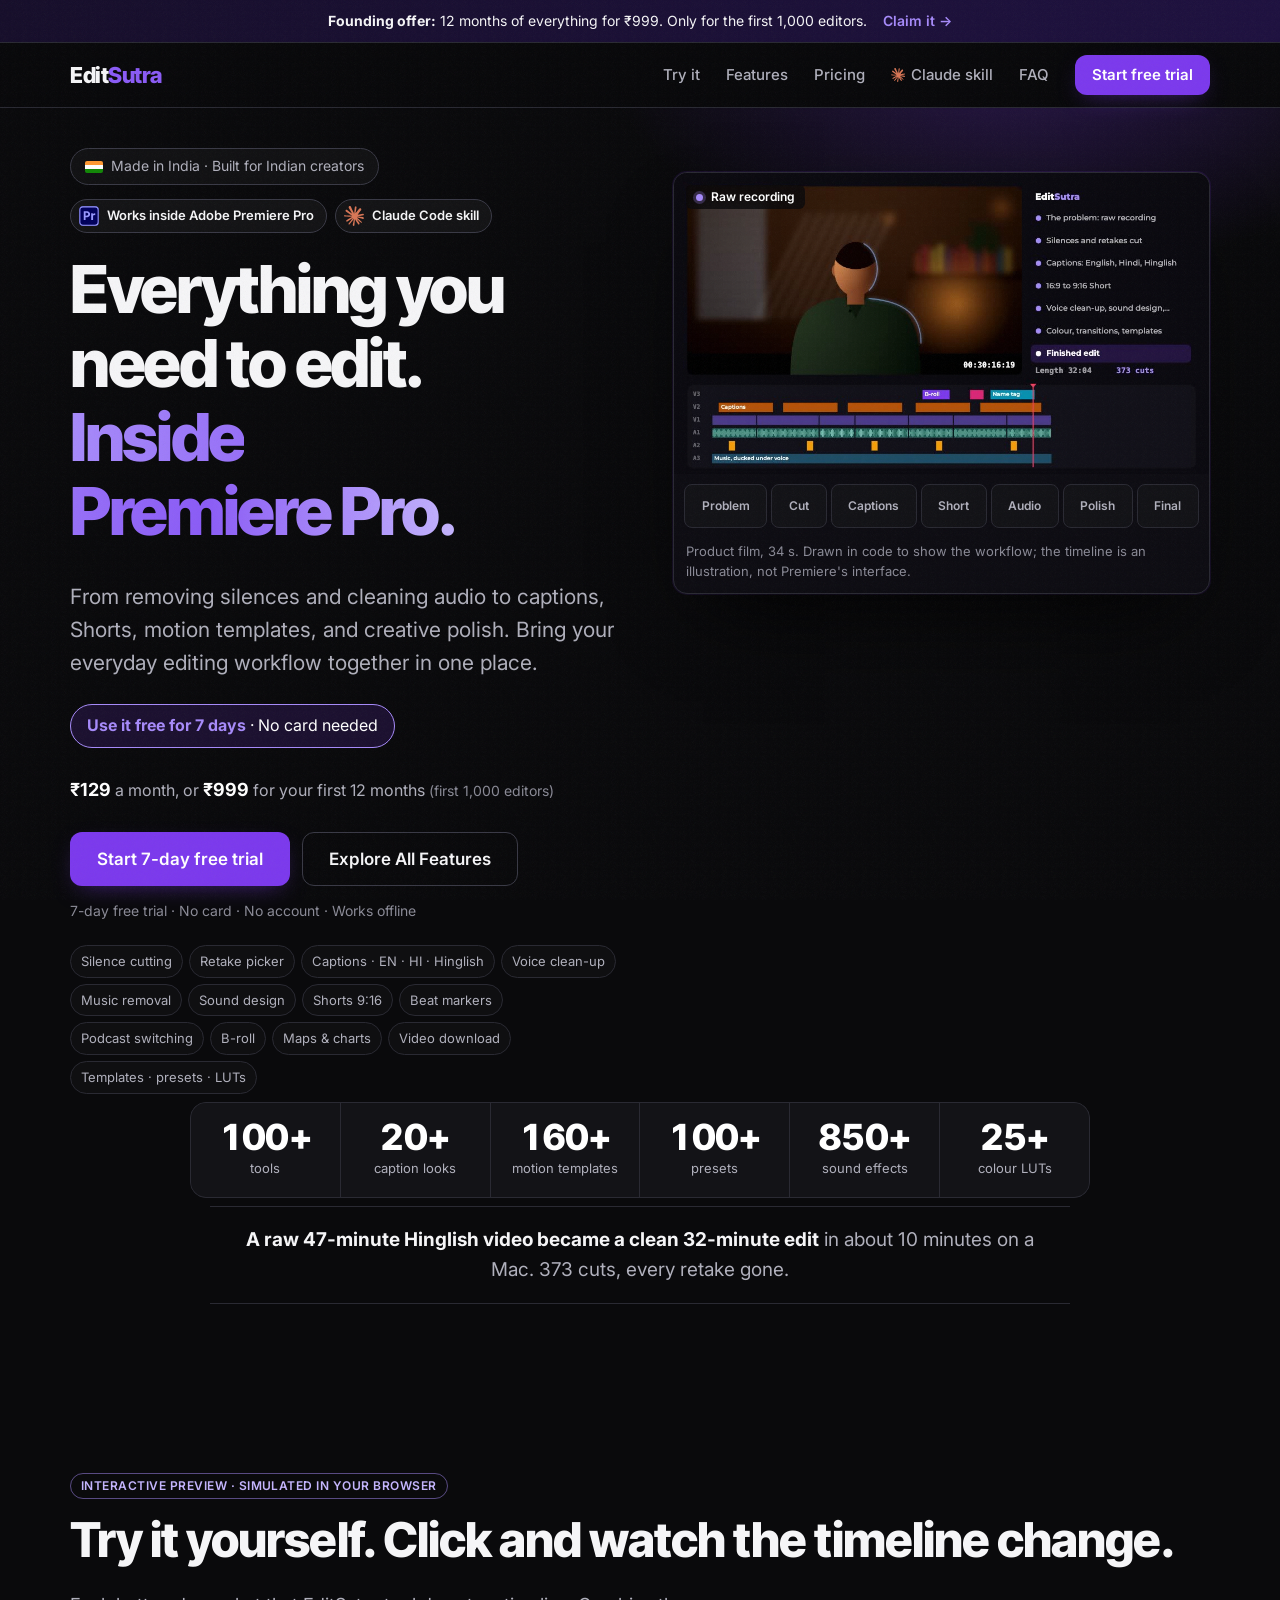
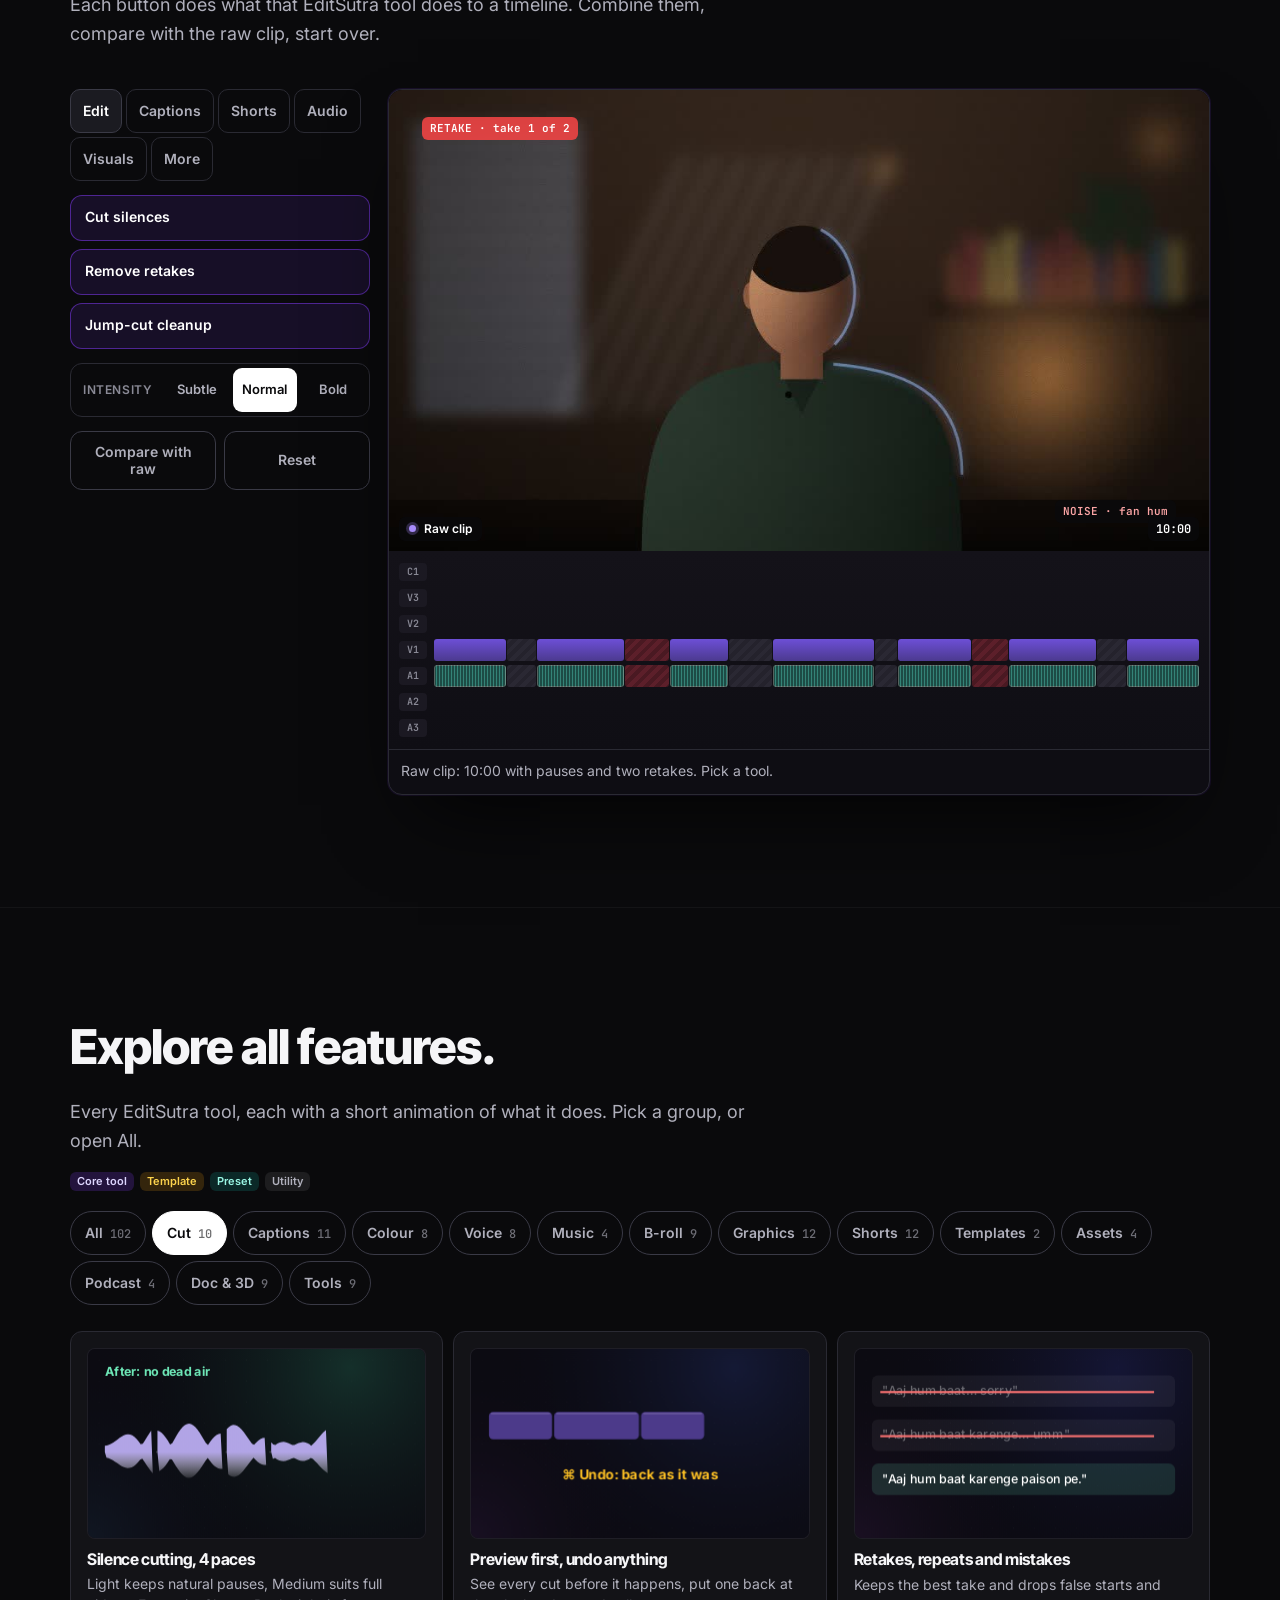
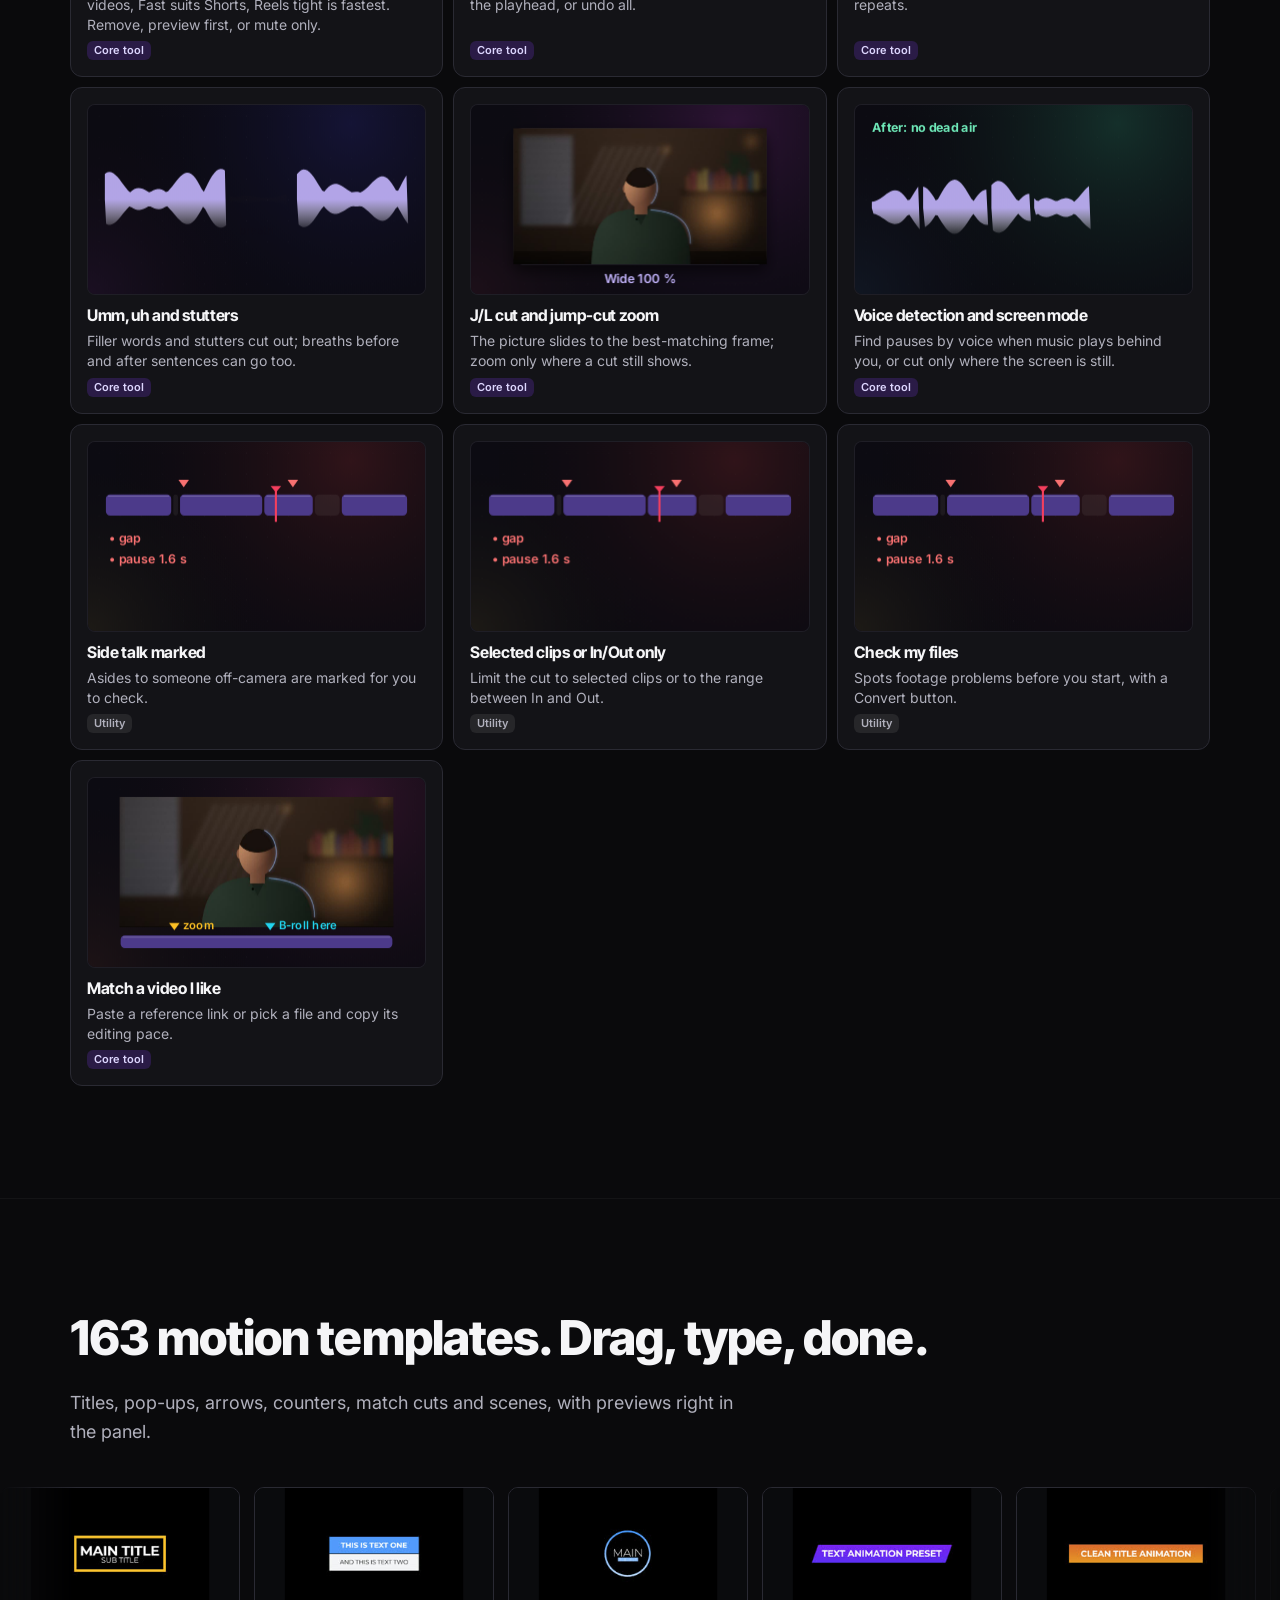
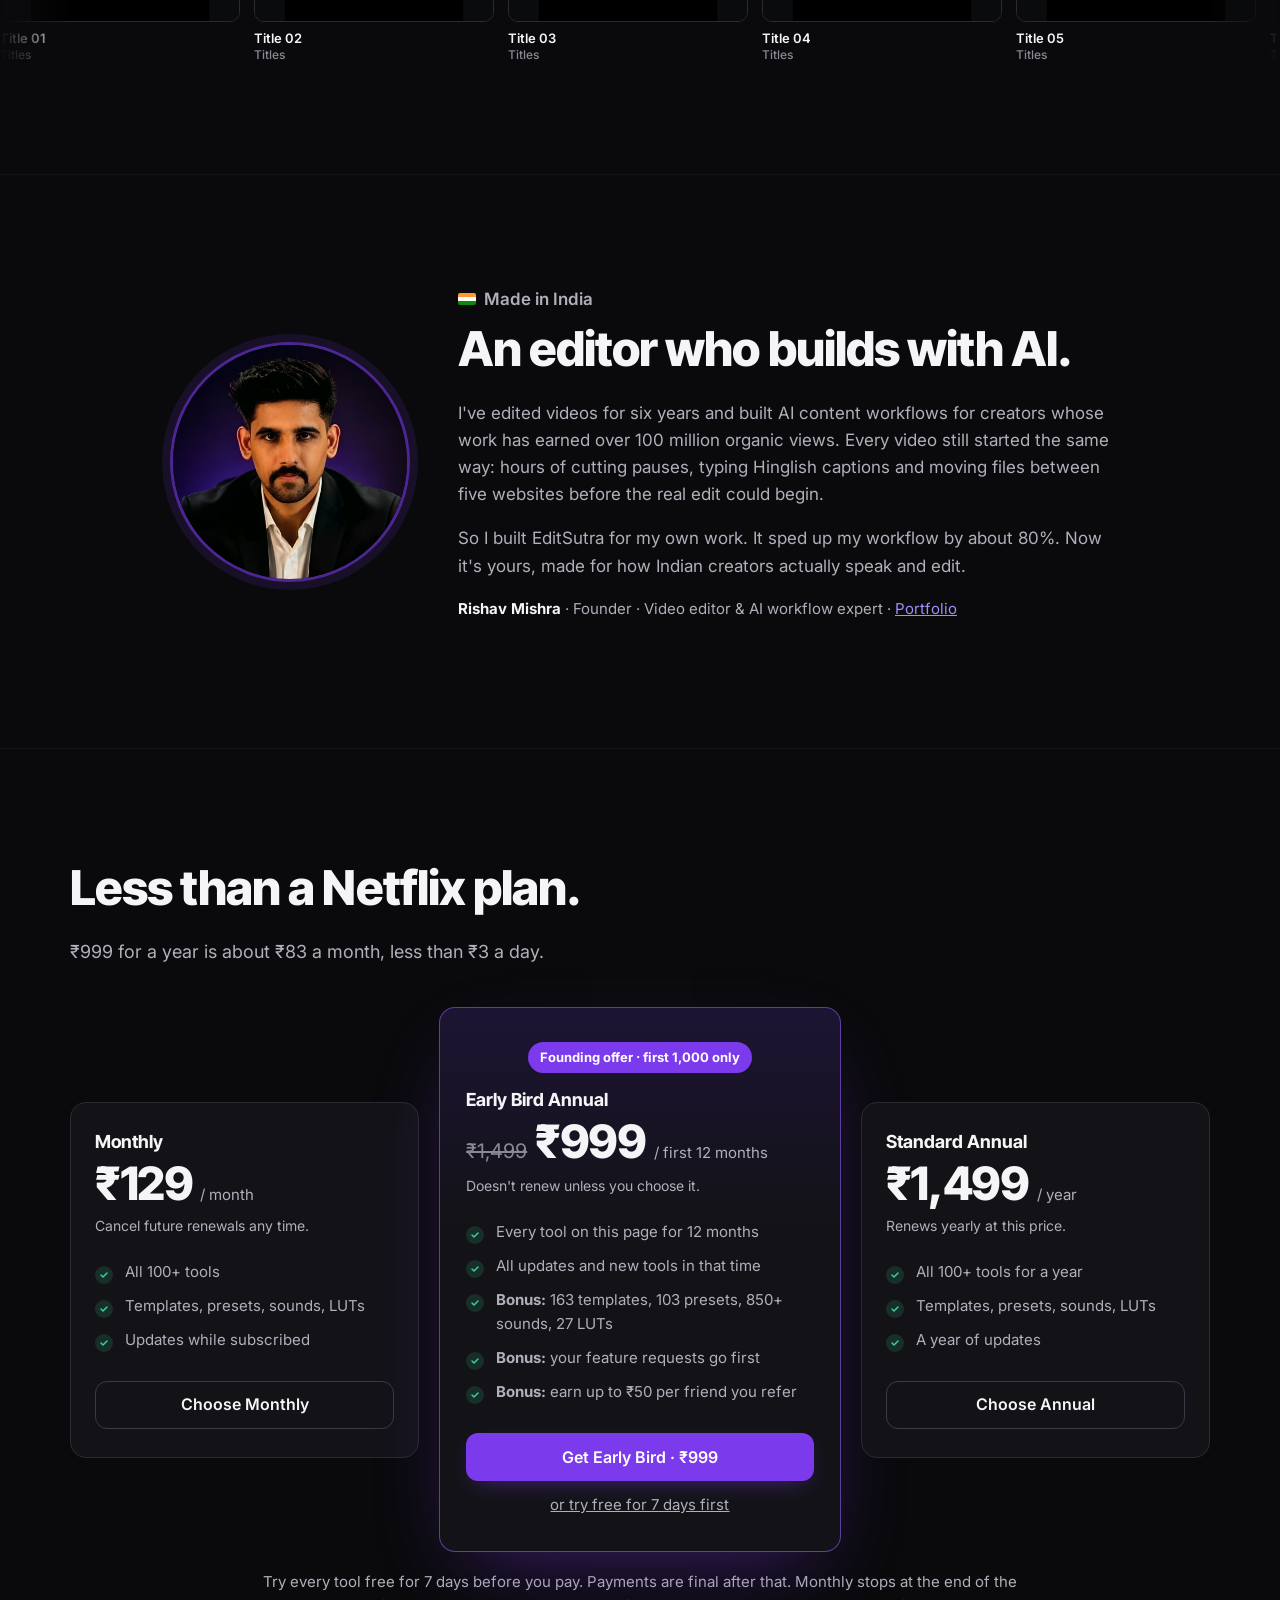
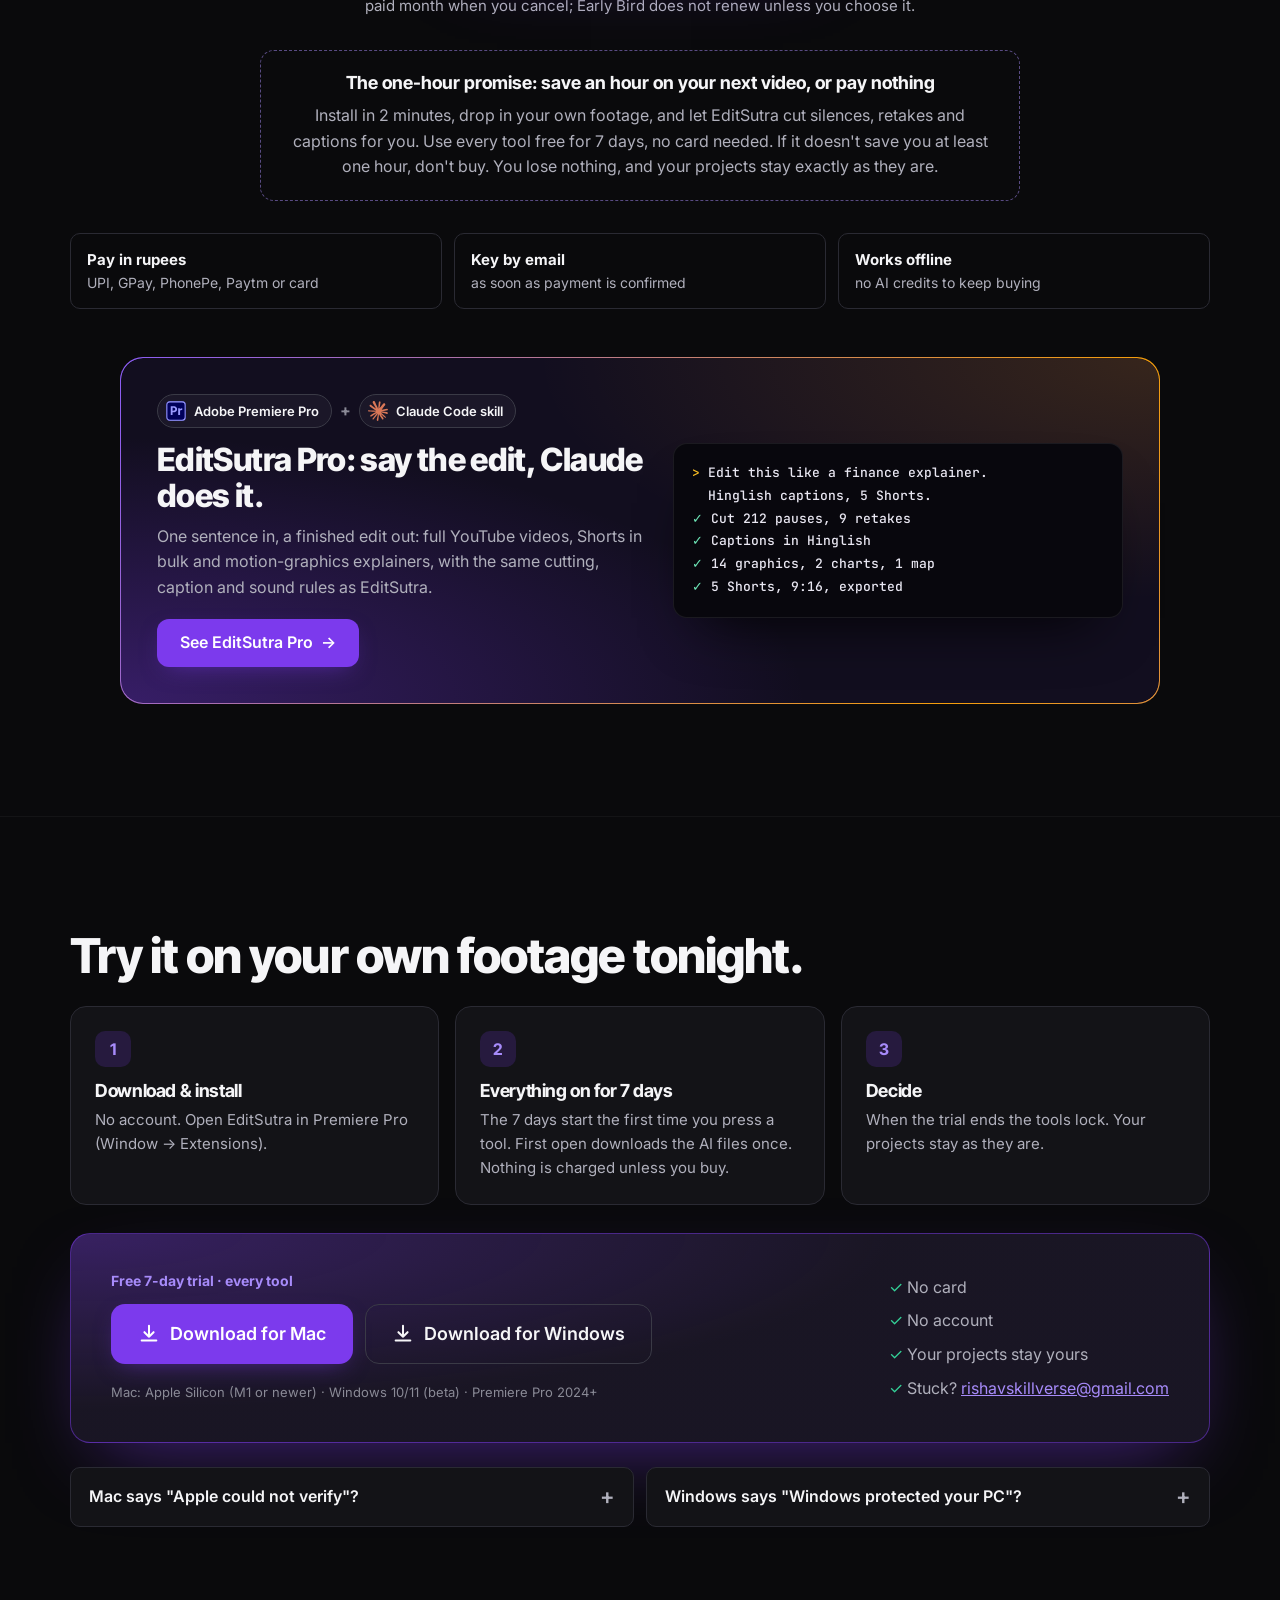
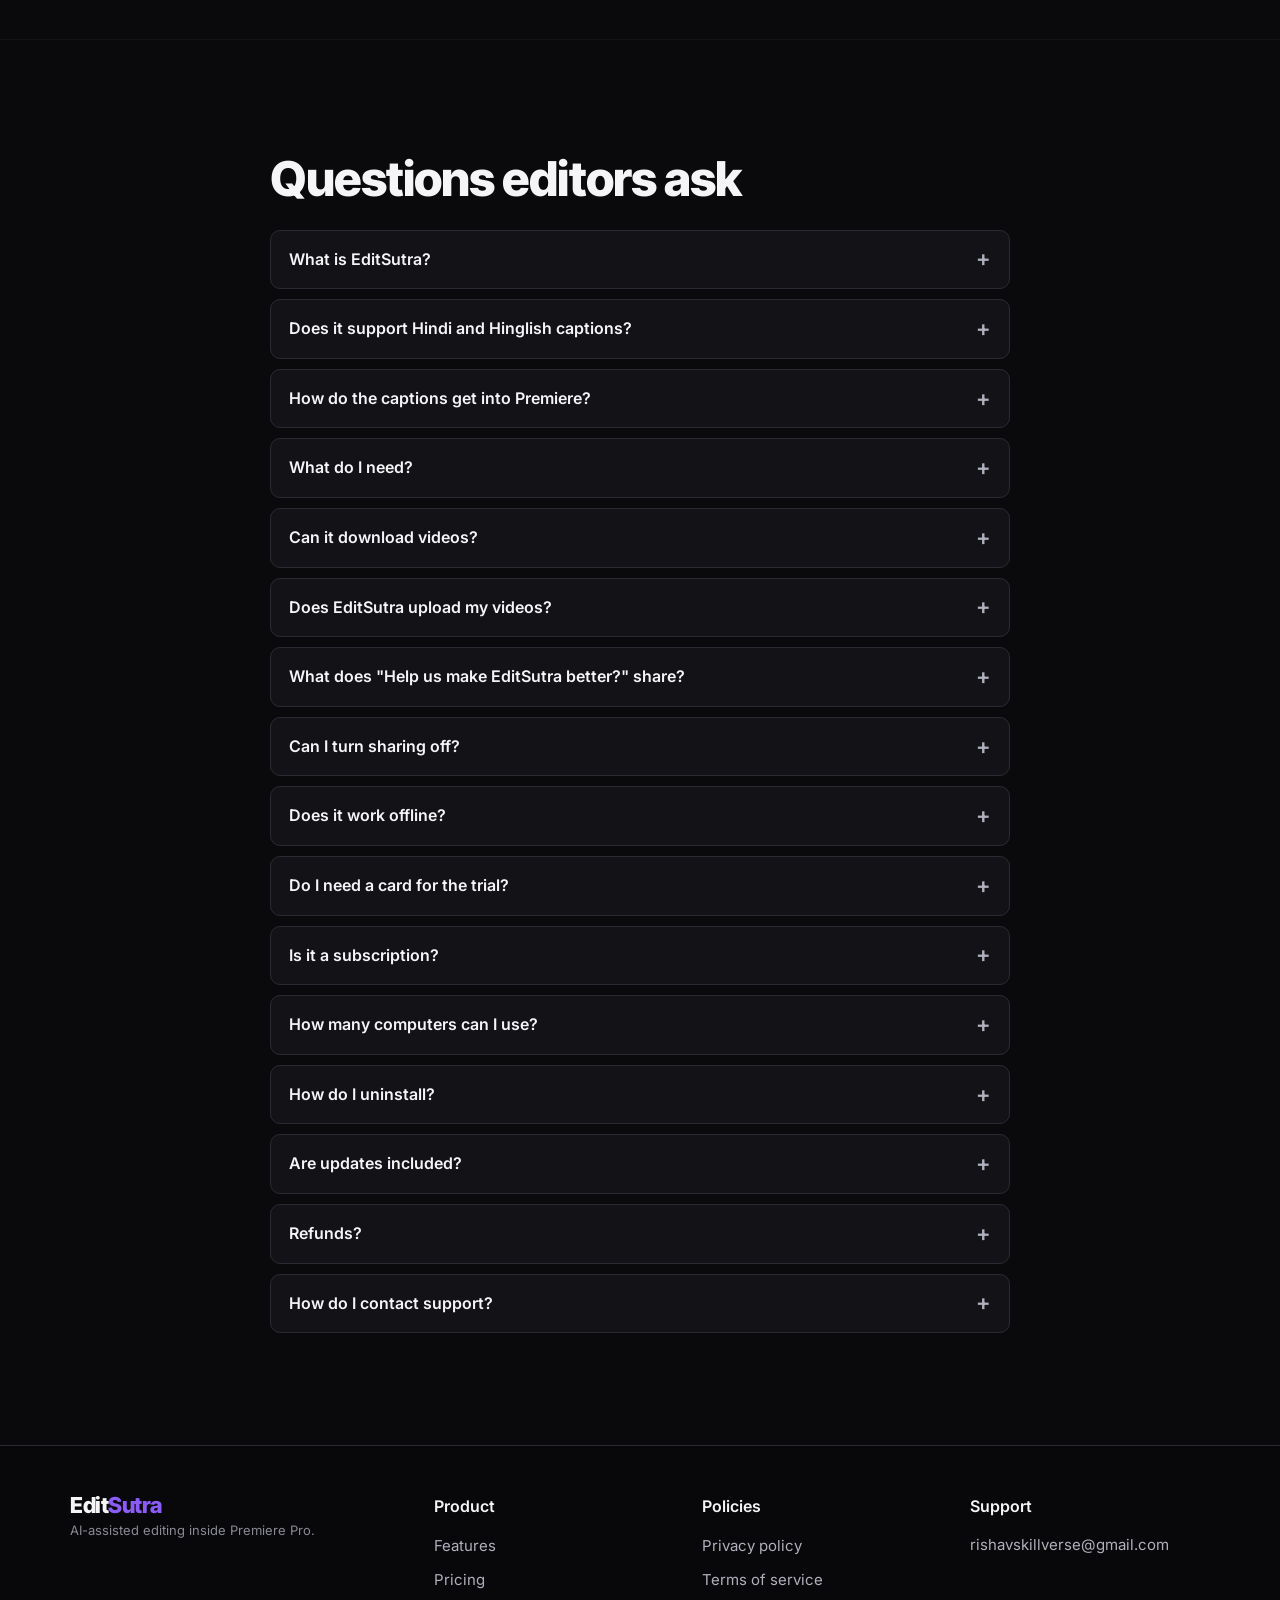
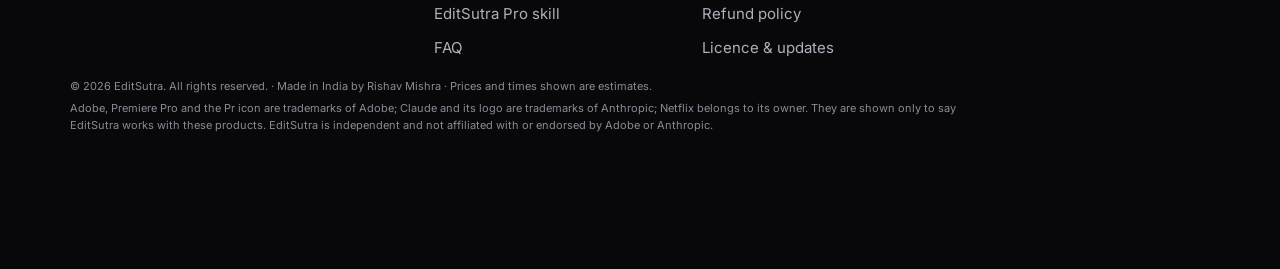
<file: index.html>
<!doctype html>
<html lang="en">
<head>
<script>if(location.hostname==="rishavm713-create.github.io")location.replace("https://editsutra.github.io/"+location.pathname.replace(/^\/editsutra\/?/,"")+location.search+location.hash)</script>
<meta charset="utf-8">
<meta name="viewport" content="width=device-width, initial-scale=1">
<meta name="google-site-verification" content="pO_dcxt6BaYWh0PldOQx-DHnDTkQOIDpEByTKgugKYw">
<title>EditSutra: AI Video Editing Plugin for Premiere Pro, Silence Remover and Hinglish Captions</title>
<meta name="description" content="AI video editing plugin for Adobe Premiere Pro, made in India. Auto silence remover and retake cutter, auto captions in Hindi, Hinglish and English, voice clean-up, Shorts, 160+ templates. Works offline. Free for 7 days.">
<link rel="canonical" href="https://editsutra.github.io/" id="canonical">
<meta property="og:type" content="website">
<meta property="og:site_name" content="EditSutra">
<meta property="og:url" content="https://editsutra.github.io/">
<meta property="og:locale" content="en_IN">
<meta property="og:title" content="EditSutra: Raw footage in. Finished video out.">
<meta property="og:description" content="100+ AI editing tools inside Premiere Pro for Hindi, Hinglish and English creators. 7-day free trial. Founding offer: ₹999 for your first 12 months.">
<meta property="og:image" content="https://editsutra.github.io/assets/og.png">
<meta property="og:image:alt" content="EditSutra panel inside Adobe Premiere Pro">
<meta name="twitter:card" content="summary_large_image">
<meta name="twitter:title" content="EditSutra: Raw footage in. Finished video out.">
<meta name="twitter:description" content="AI editing plugin for Premiere Pro: silence remover, retake cutter, Hindi and Hinglish auto captions. 7-day free trial.">
<meta name="twitter:image" content="https://editsutra.github.io/assets/og.png">
<meta name="theme-color" content="#0a0a0c">
<link rel="icon" href="favicon.svg?v=52" type="image/svg+xml">
<link rel="preconnect" href="https://fonts.googleapis.com">
<link rel="preconnect" href="https://fonts.gstatic.com" crossorigin>
<link href="https://fonts.googleapis.com/css2?family=Inter+Tight:wght@600;700;800&family=Inter:wght@400;500;600&family=JetBrains+Mono:wght@500;600&display=swap" rel="stylesheet">
<link rel="stylesheet" href="styles.css?v=55">
<script type="application/ld+json">{"@context":"https://schema.org","@type":"SoftwareApplication","name":"EditSutra","applicationCategory":"MultimediaApplication","applicationSubCategory":"Adobe Premiere Pro plugin","operatingSystem":"macOS, Windows","softwareRequirements":"Adobe Premiere Pro","inLanguage":["en","hi"],"description":"Editing panel for Adobe Premiere Pro: silence and retake cutting, Hindi, Hinglish and English captions, voice clean-up, music removal, sound design, Shorts, graphics, maps, templates, presets and LUTs. Works offline.","offers":[{"@type":"Offer","price":"999","priceCurrency":"INR","name":"Early Bird Annual (first 12 months)","url":"https://editsutra.github.io/#pricing"},{"@type":"Offer","price":"129","priceCurrency":"INR","name":"Monthly","url":"https://editsutra.github.io/#pricing"},{"@type":"Offer","price":"1499","priceCurrency":"INR","name":"Standard Annual","url":"https://editsutra.github.io/#pricing"}],"url":"https://editsutra.github.io/"}</script>
</head>
<body>
<a class="skip" href="#main">Skip to content</a>

<div class="announce" id="announce">
  <div class="wrap announce-in">
    <span><b>Founding offer:</b> 12 months of everything for ₹999. Only for the first 1,000 editors.</span>
    <a href="#pricing" data-track="announce_cta">Claim it <span aria-hidden="true">→</span></a>
  </div>
</div>

<header class="nav" id="nav">
  <div class="wrap nav-in">
    <a class="logo" href="#top" aria-label="EditSutra, back to top">Edit<span>Sutra</span></a>
    <button class="menu-btn" id="menu-btn" aria-expanded="false" aria-controls="menu" aria-label="Open menu"><span></span><span></span></button>
    <nav id="menu" aria-label="Main">
      <a href="#try">Try it</a>
      <a href="#features">Features</a>
      <a href="#pricing">Pricing</a>
      <a class="nav-cl" href="pro.html"><svg class="cl-mark" width="14" height="14" viewBox="0 0 24 24" aria-hidden="true"><path d="m4.7144 15.9555 4.7174-2.6471.079-.2307-.079-.1275h-.2307l-.7893-.0486-2.6956-.0729-2.3375-.0971-2.2646-.1214-.5707-.1215-.5343-.7042.0546-.3522.4797-.3218.686.0608 1.5179.1032 2.2767.1578 1.6514.0972 2.4468.255h.3886l.0546-.1579-.1336-.0971-.1032-.0972L6.973 9.8356l-2.55-1.6879-1.3356-.9714-.7225-.4918-.3643-.4614-.1578-1.0078.6557-.7225.8803.0607.2246.0607.8925.686 1.9064 1.4754 2.4893 1.8336.3643.3035.1457-.1032.0182-.0728-.164-.2733-1.3539-2.4467-1.445-2.4893-.6435-1.032-.17-.6194c-.0607-.255-.1032-.4674-.1032-.7285L6.287.1335 6.6997 0l.9957.1336.419.3642.6192 1.4147 1.0018 2.2282 1.5543 3.0296.4553.8985.2429.8318.091.255h.1579v-.1457l.1275-1.706.2368-2.0947.2307-2.6957.0789-.7589.3764-.9107.7468-.4918.5828.2793.4797.686-.0668.4433-.2853 1.8517-.5586 2.9021-.3643 1.9429h.2125l.2429-.2429.9835-1.3053 1.6514-2.0643.7286-.8196.85-.9046.5464-.4311h1.0321l.759 1.1293-.34 1.1657-1.0625 1.3478-.8804 1.1414-1.2628 1.7-.7893 1.36.0729.1093.1882-.0183 2.8535-.607 1.5421-.2794 1.8396-.3157.8318.3886.091.3946-.3278.8075-1.967.4857-2.3072.4614-3.4364.8136-.0425.0304.0486.0607 1.5482.1457.6618.0364h1.621l3.0175.2247.7892.522.4736.6376-.079.4857-1.2142.6193-1.6393-.3886-3.825-.9107-1.3113-.3279h-.1822v.1093l1.0929 1.0686 2.0035 1.8092 2.5075 2.3314.1275.5768-.3218.4554-.34-.0486-2.2039-1.6575-.85-.7468-1.9246-1.621h-.1275v.17l.4432.6496 2.3436 3.5214.1214 1.0807-.17.3521-.6071.2125-.6679-.1214-1.3721-1.9246L14.38 17.959l-1.1414-1.9428-.1397.079-.674 7.2552-.3156.3703-.7286.2793-.6071-.4614-.3218-.7468.3218-1.4753.3886-1.9246.3157-1.53.2853-1.9004.17-.6314-.0121-.0425-.1397.0182-1.4328 1.9672-2.1796 2.9446-1.7243 1.8456-.4128.164-.7164-.3704.0667-.6618.4008-.5889 2.386-3.0357 1.4389-1.882.929-1.0868-.0062-.1579h-.0546l-6.3385 4.1164-1.1293.1457-.4857-.4554.0608-.7467.2307-.2429 1.9064-1.3114Z" fill="#d97757"/></svg>Claude skill</a>
      <a href="#faq">FAQ</a>
      <a class="btn btn-sm" href="#trial" data-track="trial_cta" data-where="nav">Start free trial</a>
    </nav>
  </div>
</header>

<main id="main">

  <!-- Hero -->
  <section class="hero" id="top">
    <div class="wrap hero-grid">
      <div class="hero-copy">
        <p class="pill reveal"><span class="tricolour" aria-hidden="true"></span>Made in India · Built for Indian creators</p>
        <p class="works reveal"><span class="wk"><i class="wk-pr" aria-hidden="true"><svg viewBox="0 0 24 24"><defs><mask id="prm0"><rect x=".3" y=".3" width="23.4" height="23.4" rx="4.2" fill="#fff"/><path d="M10.15 8.42a2.93 2.93 0 00-1.18-.2 13.9 13.9 0 00-1.09.02v3.36l.39.02h.53c.39 0 .78-.06 1.15-.18.32-.09.6-.28.82-.53.21-.25.31-.59.31-1.03a1.45 1.45 0 00-.93-1.46zM19.75.3H4.25A4.25 4.25 0 000 4.55v14.9c0 2.35 1.9 4.25 4.25 4.25h15.5c2.35 0 4.25-1.9 4.25-4.25V4.55C24 2.2 22.1.3 19.75.3zm-7.09 11.65c-.4.56-.96.98-1.61 1.22-.68.25-1.43.34-2.25.34l-.5-.01-.43-.01v3.21a.12.12 0 01-.11.14H5.82c-.08 0-.12-.04-.12-.13V6.42c0-.07.03-.11.1-.11l.56-.01.76-.02.87-.02.91-.01c.82 0 1.5.1 2.06.31.5.17.96.45 1.34.82.32.32.57.71.73 1.14.15.42.23.85.23 1.3 0 .86-.2 1.57-.6 2.13zm6.82-3.15v1.95c0 .08-.05.11-.16.11a4.35 4.35 0 00-1.92.37c-.19.09-.37.21-.51.37v5.1c0 .1-.04.14-.13.14h-1.97a.14.14 0 01-.16-.12v-5.58l-.01-.75-.02-.78c0-.23-.02-.45-.04-.68a.1.1 0 01.07-.11h1.78c.1 0 .18.07.2.16a3.03 3.03 0 01.13.92c.3-.35.67-.64 1.08-.86a3.1 3.1 0 011.52-.39c.07-.01.13.04.14.11v.04z" fill="#000"/></mask></defs><rect x=".3" y=".3" width="23.4" height="23.4" rx="4.2" fill="#00005b"/><rect width="24" height="24" fill="#9999ff" mask="url(#prm0)"/><rect x="1" y="1" width="22" height="22" rx="3.6" fill="none" stroke="#9999ff" stroke-width="1.3"/></svg></i>Works inside Adobe Premiere Pro</span><span class="wk"><i class="wk-cl" aria-hidden="true"><svg viewBox="0 0 24 24"><path d="m4.7144 15.9555 4.7174-2.6471.079-.2307-.079-.1275h-.2307l-.7893-.0486-2.6956-.0729-2.3375-.0971-2.2646-.1214-.5707-.1215-.5343-.7042.0546-.3522.4797-.3218.686.0608 1.5179.1032 2.2767.1578 1.6514.0972 2.4468.255h.3886l.0546-.1579-.1336-.0971-.1032-.0972L6.973 9.8356l-2.55-1.6879-1.3356-.9714-.7225-.4918-.3643-.4614-.1578-1.0078.6557-.7225.8803.0607.2246.0607.8925.686 1.9064 1.4754 2.4893 1.8336.3643.3035.1457-.1032.0182-.0728-.164-.2733-1.3539-2.4467-1.445-2.4893-.6435-1.032-.17-.6194c-.0607-.255-.1032-.4674-.1032-.7285L6.287.1335 6.6997 0l.9957.1336.419.3642.6192 1.4147 1.0018 2.2282 1.5543 3.0296.4553.8985.2429.8318.091.255h.1579v-.1457l.1275-1.706.2368-2.0947.2307-2.6957.0789-.7589.3764-.9107.7468-.4918.5828.2793.4797.686-.0668.4433-.2853 1.8517-.5586 2.9021-.3643 1.9429h.2125l.2429-.2429.9835-1.3053 1.6514-2.0643.7286-.8196.85-.9046.5464-.4311h1.0321l.759 1.1293-.34 1.1657-1.0625 1.3478-.8804 1.1414-1.2628 1.7-.7893 1.36.0729.1093.1882-.0183 2.8535-.607 1.5421-.2794 1.8396-.3157.8318.3886.091.3946-.3278.8075-1.967.4857-2.3072.4614-3.4364.8136-.0425.0304.0486.0607 1.5482.1457.6618.0364h1.621l3.0175.2247.7892.522.4736.6376-.079.4857-1.2142.6193-1.6393-.3886-3.825-.9107-1.3113-.3279h-.1822v.1093l1.0929 1.0686 2.0035 1.8092 2.5075 2.3314.1275.5768-.3218.4554-.34-.0486-2.2039-1.6575-.85-.7468-1.9246-1.621h-.1275v.17l.4432.6496 2.3436 3.5214.1214 1.0807-.17.3521-.6071.2125-.6679-.1214-1.3721-1.9246L14.38 17.959l-1.1414-1.9428-.1397.079-.674 7.2552-.3156.3703-.7286.2793-.6071-.4614-.3218-.7468.3218-1.4753.3886-1.9246.3157-1.53.2853-1.9004.17-.6314-.0121-.0425-.1397.0182-1.4328 1.9672-2.1796 2.9446-1.7243 1.8456-.4128.164-.7164-.3704.0667-.6618.4008-.5889 2.386-3.0357 1.4389-1.882.929-1.0868-.0062-.1579h-.0546l-6.3385 4.1164-1.1293.1457-.4857-.4554.0608-.7467.2307-.2429 1.9064-1.3114Z" fill="#d97757"/></svg></i>Claude Code skill</span></p>
        <h1 class="reveal">Everything you need to edit.<br><span class="hl">Inside Premiere&nbsp;Pro.</span></h1>
        <p class="sub reveal">From removing silences and cleaning audio to captions, Shorts, motion templates, and creative polish. Bring your everyday editing workflow together in one place.</p>
        <p class="trial-hl reveal"><b>Use it free for 7 days</b> · No card needed</p>
        <p class="hero-price reveal"><b>₹129</b> a month, or <b>₹999</b> for your first 12 months <span>(first 1,000 editors)</span></p>
        <div class="ctas reveal">
          <a class="btn btn-lg" href="#trial" data-track="trial_cta" data-where="hero">Start 7-day free trial</a>
          <a class="btn btn-ghost btn-lg" href="#features" data-track="features_cta">Explore All Features</a>
        </div>
        <p class="micro reveal">7-day free trial · No card · No account · Works offline</p>
        <ul class="hero-tools reveal" aria-label="Some of the tools inside">
          <li>Silence cutting</li><li>Retake picker</li><li>Captions · EN · HI · Hinglish</li><li>Voice clean-up</li><li>Music removal</li><li>Sound design</li><li>Shorts 9:16</li><li>Beat markers</li><li>Podcast switching</li><li>B-roll</li><li>Maps &amp; charts</li><li>Video download</li><li>Templates · presets · LUTs</li>
        </ul>
      </div>
      <div class="hero-media reveal" id="demo">
        <figure class="film">
          <div class="monitor"><video id="hero-video" src="assets/gfx/reel.mp4" poster="assets/gfx/reel.jpg" autoplay muted playsinline preload="auto" aria-label="Product film: editing problems in a raw recording, then EditSutra cuts silences and retakes, adds captions, makes a 9:16 Short, cleans the audio, adds colour and templates, and ends on the finished edit and a download button"></video>
            <p class="bay-tool" id="bay-tool" aria-hidden="true"><i></i><span>Raw recording</span></p></div>
          <div class="film-steps" id="film-steps" role="group" aria-label="Jump to a step of the film">
            <button data-t="0">Problem</button><button data-t="4">Cut</button><button data-t="8.5">Captions</button><button data-t="13">Short</button><button data-t="17.5">Audio</button><button data-t="22">Polish</button><button data-t="27">Final</button>
          </div>
          <figcaption class="fine">Product film, 34 s. Drawn in code to show the workflow; the timeline is an illustration, not Premiere's interface.</figcaption>
        </figure>
      </div>
    </div>
    <div class="wrap">
      <ul class="big-nums reveal" aria-label="What is inside EditSutra">
        <li><b>100+</b><span>tools</span></li><li><b>20+</b><span>caption looks</span></li><li><b>160+</b><span>motion templates</span></li><li><b>100+</b><span>presets</span></li><li><b>850+</b><span>sound effects</span></li><li><b>25+</b><span>colour LUTs</span></li>
      </ul>
      <p class="proof reveal"><b>A raw 47-minute Hinglish video became a clean 32-minute edit</b> in about 10 minutes on a Mac. 373 cuts, every retake gone.</p>
    </div>
  </section>

  <!-- Try it -->
  <section class="section try" id="try">
    <div class="wrap">
      <p class="soon-tag sim reveal">Interactive preview · simulated in your browser</p>
      <h2 class="reveal">Try it yourself. Click and watch the timeline change.</h2>
      <p class="lede reveal">Each button does what that EditSutra tool does to a timeline. Combine them, compare with the raw clip, start over.</p>
      <div class="pg reveal" id="pg">
        <div class="pg-side">
          <div class="pg-cats" role="tablist" aria-label="Tool groups">
            <button role="tab" aria-selected="true" data-cat="edit">Edit</button><button role="tab" aria-selected="false" data-cat="cc">Captions</button><button role="tab" aria-selected="false" data-cat="shorts">Shorts</button><button role="tab" aria-selected="false" data-cat="audio">Audio</button><button role="tab" aria-selected="false" data-cat="vis">Visuals</button><button role="tab" aria-selected="false" data-cat="more">More</button>
          </div>
          <div class="pg-ops" role="tabpanel">
            <div data-cat="edit"><button data-op="cut">Cut silences</button><button data-op="retakes">Remove retakes</button><button data-op="jump">Jump-cut cleanup</button></div>
            <div data-cat="cc" hidden>
              <div class="pg-lang" role="radiogroup" aria-label="Caption language"><button role="radio" aria-checked="false" data-lang="hinglish">Hinglish</button><button role="radio" aria-checked="false" data-lang="hi">हिंदी</button><button role="radio" aria-checked="true" data-lang="en">English</button></div>
              <button data-op="cc">Add captions</button><button data-op="anim">Animated word by word</button>
            </div>
            <div data-cat="shorts" hidden><button data-op="short">Make a Short (9:16)</button><button data-op="reframe">Auto reframe</button></div>
            <div data-cat="audio" hidden><button data-op="voice">Voice clean-up</button><button data-op="sfx">Sound design</button><button data-op="duck">Music, ducked under voice</button></div>
            <div data-cat="vis" hidden><button data-op="lut">LUT: warm film</button><button data-op="trans">Transitions on cuts</button><button data-op="title">Motion title</button><button data-op="zoom">Auto zoom</button><button data-op="tag">Name tag</button><button data-op="preset">Film look preset</button></div>
            <div data-cat="more" hidden><button data-op="multicam">Podcast / multicam switch</button><button data-op="broll">Add B-roll</button><button data-op="download">Download a video</button>
              <p class="pg-h">Recipes</p><button data-recipe="cut retakes jump voice cc">Clean talking head</button><button data-recipe="short reframe anim zoom sfx">Fast Reel</button><button data-recipe="cut cc tag title duck lut">Calm explainer</button><button data-recipe="multicam voice cc duck">Podcast clip</button><button data-recipe="broll trans lut preset duck sfx">B-roll story</button></div>
          </div>
          <div class="pg-int" role="radiogroup" aria-label="Intensity"><span>Intensity</span><button role="radio" aria-checked="false" data-int="0">Subtle</button><button role="radio" aria-checked="true" data-int="1">Normal</button><button role="radio" aria-checked="false" data-int="2">Bold</button></div>
          <div class="pg-foot"><button class="ghost" id="pg-compare" aria-pressed="false">Compare with raw</button><button class="ghost" id="pg-reset">Reset</button></div>
        </div>
        <div class="edit-bay pg-bay">
          <div class="pg-stage" id="pg-stage">
            <div class="pg-frame" id="pg-frame">
              <video class="cam a" src="assets/gfx/plate-a.mp4" poster="assets/gfx/plate-a.jpg" muted loop playsinline autoplay preload="metadata" aria-hidden="true"></video>
              <video class="cam b" src="assets/gfx/plate-b.mp4" poster="assets/gfx/plate-b.jpg" muted loop playsinline preload="none" aria-hidden="true"></video>
              <video class="cam desk" src="assets/gfx/plate-desk.mp4" poster="assets/gfx/plate-desk.jpg" muted loop playsinline preload="none" aria-hidden="true"></video>
              <div class="fx-grain" aria-hidden="true"></div><div class="fx-bars" aria-hidden="true"></div><div class="fx-flash" aria-hidden="true"></div>
              <p class="fx-title" aria-hidden="true">My editing setup</p>
              <p class="fx-tag" aria-hidden="true"><b>Kabir Rao</b><span>Tech creator</span></p>
              <p class="fx-cc" id="pg-cc" aria-hidden="true"></p>
              <p class="fx-sfx" id="pg-sfx" aria-hidden="true"></p>
            </div>
            <p class="bay-tool"><i></i><span id="pg-chip">Raw clip</span></p>
            <p class="pg-len" id="pg-len">10:00</p>
          </div>
          <div class="tracks pg-tracks" aria-hidden="true">
            <div class="trk"><b>C1</b><div class="lane" id="pg-c"></div></div>
            <div class="trk"><b>V3</b><div class="lane" id="pg-v3"></div></div>
            <div class="trk"><b>V2</b><div class="lane" id="pg-v2"></div></div>
            <div class="trk"><b>V1</b><div class="lane flex" id="pg-v1"></div></div>
            <div class="trk"><b>A1</b><div class="lane flex" id="pg-a1"></div></div>
            <div class="trk"><b>A2</b><div class="lane" id="pg-a2"></div></div>
            <div class="trk"><b>A3</b><div class="lane" id="pg-a3"></div></div>
          </div>
          <p class="pg-status" id="pg-status" role="status" aria-live="polite">Raw clip: 10:00 with pauses and two retakes. Pick a tool.</p>
        </div>
      </div>
    </div>
  </section>

  <!-- Feature library -->
  <section class="section lib-sec" id="features">
    <div class="wrap">
      <h2 class="reveal">Explore all features.</h2>
      <p class="lede reveal">Every EditSutra tool, each with a short animation of what it does. Pick a group, or open All.</p>
      <p class="k-legend reveal"><span class="kb core">Core tool</span><span class="kb template">Template</span><span class="kb preset">Preset</span><span class="kb utility">Utility</span></p>
      <div class="lib-tabs reveal" role="tablist" aria-label="Feature groups" id="lib-tabs"></div>
      <div class="lib-grid" id="lib-grid" role="tabpanel" aria-live="polite"></div>
    </div>
  </section>

  <!-- Templates -->
  <section class="section templates" id="templates">
    <div class="wrap">
      <h2 class="reveal">163 motion templates. Drag, type, done.</h2>
      <p class="lede reveal">Titles, pop-ups, arrows, counters, match cuts and scenes, with previews right in the panel.</p>
    </div>
    <div class="marquee" aria-label="Some of the included templates">
      <div class="marquee-track" id="tpl-track"></div>
    </div>
  </section>

  <!-- Founder -->
  <section class="section founder">
    <div class="wrap founder-in reveal">
      <img src="assets/founder.jpg?v=2" alt="Rishav Mishra, founder of EditSutra" width="400" height="400" loading="lazy">
      <div class="founder-copy">
        <p class="made">Made in India</p>
        <h2>An editor who builds with AI.</h2>
        <p>I've edited videos for six years and built AI content workflows for creators whose work has earned over 100 million organic views. Every video still started the same way: hours of cutting pauses, typing Hinglish captions and moving files between five websites before the real edit could begin.</p>
        <p>So I built EditSutra for my own work. It sped up my workflow by about 80%. Now it's yours, made for how Indian creators actually speak and edit.</p>
        <p class="sig"><b>Rishav Mishra</b> · Founder · Video editor &amp; AI workflow expert · <a href="https://rishavmishra.framer.website/" rel="noopener" target="_blank">Portfolio</a></p>
      </div>
    </div>
  </section>

  <!-- Pricing -->
  <section class="section pricing" id="pricing">
    <div class="wrap">
      <h2 class="reveal">Less than a Netflix plan.</h2>
      <p class="lede reveal">₹999 for a year is about ₹83 a month, less than ₹3 a day.</p>

      <div class="plans">
        <article class="plan reveal">
          <p class="plan-name">Monthly</p>
          <div class="deal"><b>₹129</b><em class="per">/ month</em></div>
          <p class="plan-note">Cancel future renewals any time.</p>
          <ul class="ticks small">
            <li>All 100+ tools</li>
            <li>Templates, presets, sounds, LUTs</li>
            <li>Updates while subscribed</li>
          </ul>
          <a class="btn btn-ghost js-buy" href="#pricing" data-track="checkout_start" data-plan="Monthly · ₹129 / month">Choose Monthly</a>
        </article>

        <article class="plan plan-hot reveal">
          <p class="plan-badge">Founding offer · first 1,000 only</p>
          <p class="plan-name">Early Bird Annual</p>
          <div class="deal"><s>₹1,499</s><b>₹999</b><em class="per">/ first 12 months</em></div>
          <p class="plan-note">Doesn't renew unless you choose it.</p>
          <ul class="ticks small">
            <li>Every tool on this page for 12 months</li>
            <li>All updates and new tools in that time</li>
            <li><b>Bonus:</b> 163 templates, 103 presets, 850+ sounds, 27 LUTs</li>
            <li><b>Bonus:</b> your feature requests go first</li>
            <li><b>Bonus:</b> earn up to ₹50 per friend you refer</li>
          </ul>
          <a class="btn js-buy" href="#pricing" data-track="checkout_start" data-plan="Early Bird Annual · ₹999 for 12 months">Get Early Bird · ₹999</a>
          <a class="text-link" href="#trial" data-track="trial_cta" data-where="pricing">or try free for 7 days first</a>
        </article>

        <article class="plan reveal">
          <p class="plan-name">Standard Annual</p>
          <div class="deal"><b>₹1,499</b><em class="per">/ year</em></div>
          <p class="plan-note">Renews yearly at this price.</p>
          <ul class="ticks small">
            <li>All 100+ tools for a year</li>
            <li>Templates, presets, sounds, LUTs</li>
            <li>A year of updates</li>
          </ul>
          <a class="btn btn-ghost js-buy" href="#pricing" data-track="checkout_start" data-plan="Standard Annual · ₹1,499 / year">Choose Annual</a>
        </article>
      </div>

      <p class="plan-terms reveal">Try every tool free for 7 days before you pay. Payments are final after that. Monthly stops at the end of the paid month when you cancel; Early Bird does not renew unless you choose it.</p>

      <form class="order" id="order-form" hidden novalidate>
        <p class="order-h" id="order-plan">Your order: Early Bird Annual · ₹999 for 12 months</p>
        <div class="fields">
          <label>Name<input name="name" autocomplete="name" required maxlength="80"></label>
          <label>Email <span class="hint">(your licence key is sent here)</span><input name="email" type="email" autocomplete="email" required maxlength="120"></label>
          <label>WhatsApp number<input name="whatsapp" type="tel" autocomplete="tel" inputmode="tel" placeholder="+91 98765 43210" required maxlength="20"></label>
        </div>
        <button class="btn" type="submit" data-track="order_request">Send my order</button>
        <p class="checkout-msg" id="checkout-msg" role="status" hidden></p>
      </form>

      <div class="promise reveal">
        <b>The one-hour promise: save an hour on your next video, or pay nothing</b>
        <p>Install in 2 minutes, drop in your own footage, and let EditSutra cut silences, retakes and captions for you. Use every tool free for 7 days, no card needed. If it doesn't save you at least one hour, don't buy. You lose nothing, and your projects stay exactly as they are.</p>
      </div>
      <ul class="pay-trust reveal" aria-label="How paying works">
        <li><b>Pay in rupees</b>UPI, GPay, PhonePe, Paytm or card</li>
        <li><b>Key by email</b>as soon as payment is confirmed</li>
        <li><b>Works offline</b>no AI credits to keep buying</li>
      </ul>

      <!-- logos: Simple Icons (CC0) paths; trademark note in the footer -->
      <!-- data-status: next -->
      <a class="pro-card reveal" href="pro.html" data-track="pro_cta">
        <div class="pro-card-copy">
          <p class="works"><span class="wk"><i class="wk-pr" aria-hidden="true"><svg viewBox="0 0 24 24"><defs><mask id="prm1"><rect x=".3" y=".3" width="23.4" height="23.4" rx="4.2" fill="#fff"/><path d="M10.15 8.42a2.93 2.93 0 00-1.18-.2 13.9 13.9 0 00-1.09.02v3.36l.39.02h.53c.39 0 .78-.06 1.15-.18.32-.09.6-.28.82-.53.21-.25.31-.59.31-1.03a1.45 1.45 0 00-.93-1.46zM19.75.3H4.25A4.25 4.25 0 000 4.55v14.9c0 2.35 1.9 4.25 4.25 4.25h15.5c2.35 0 4.25-1.9 4.25-4.25V4.55C24 2.2 22.1.3 19.75.3zm-7.09 11.65c-.4.56-.96.98-1.61 1.22-.68.25-1.43.34-2.25.34l-.5-.01-.43-.01v3.21a.12.12 0 01-.11.14H5.82c-.08 0-.12-.04-.12-.13V6.42c0-.07.03-.11.1-.11l.56-.01.76-.02.87-.02.91-.01c.82 0 1.5.1 2.06.31.5.17.96.45 1.34.82.32.32.57.71.73 1.14.15.42.23.85.23 1.3 0 .86-.2 1.57-.6 2.13zm6.82-3.15v1.95c0 .08-.05.11-.16.11a4.35 4.35 0 00-1.92.37c-.19.09-.37.21-.51.37v5.1c0 .1-.04.14-.13.14h-1.97a.14.14 0 01-.16-.12v-5.58l-.01-.75-.02-.78c0-.23-.02-.45-.04-.68a.1.1 0 01.07-.11h1.78c.1 0 .18.07.2.16a3.03 3.03 0 01.13.92c.3-.35.67-.64 1.08-.86a3.1 3.1 0 011.52-.39c.07-.01.13.04.14.11v.04z" fill="#000"/></mask></defs><rect x=".3" y=".3" width="23.4" height="23.4" rx="4.2" fill="#00005b"/><rect width="24" height="24" fill="#9999ff" mask="url(#prm1)"/><rect x="1" y="1" width="22" height="22" rx="3.6" fill="none" stroke="#9999ff" stroke-width="1.3"/></svg></i>Adobe Premiere Pro</span><span class="wk-plus" aria-hidden="true">+</span><span class="wk"><i class="wk-cl" aria-hidden="true"><svg viewBox="0 0 24 24"><path d="m4.7144 15.9555 4.7174-2.6471.079-.2307-.079-.1275h-.2307l-.7893-.0486-2.6956-.0729-2.3375-.0971-2.2646-.1214-.5707-.1215-.5343-.7042.0546-.3522.4797-.3218.686.0608 1.5179.1032 2.2767.1578 1.6514.0972 2.4468.255h.3886l.0546-.1579-.1336-.0971-.1032-.0972L6.973 9.8356l-2.55-1.6879-1.3356-.9714-.7225-.4918-.3643-.4614-.1578-1.0078.6557-.7225.8803.0607.2246.0607.8925.686 1.9064 1.4754 2.4893 1.8336.3643.3035.1457-.1032.0182-.0728-.164-.2733-1.3539-2.4467-1.445-2.4893-.6435-1.032-.17-.6194c-.0607-.255-.1032-.4674-.1032-.7285L6.287.1335 6.6997 0l.9957.1336.419.3642.6192 1.4147 1.0018 2.2282 1.5543 3.0296.4553.8985.2429.8318.091.255h.1579v-.1457l.1275-1.706.2368-2.0947.2307-2.6957.0789-.7589.3764-.9107.7468-.4918.5828.2793.4797.686-.0668.4433-.2853 1.8517-.5586 2.9021-.3643 1.9429h.2125l.2429-.2429.9835-1.3053 1.6514-2.0643.7286-.8196.85-.9046.5464-.4311h1.0321l.759 1.1293-.34 1.1657-1.0625 1.3478-.8804 1.1414-1.2628 1.7-.7893 1.36.0729.1093.1882-.0183 2.8535-.607 1.5421-.2794 1.8396-.3157.8318.3886.091.3946-.3278.8075-1.967.4857-2.3072.4614-3.4364.8136-.0425.0304.0486.0607 1.5482.1457.6618.0364h1.621l3.0175.2247.7892.522.4736.6376-.079.4857-1.2142.6193-1.6393-.3886-3.825-.9107-1.3113-.3279h-.1822v.1093l1.0929 1.0686 2.0035 1.8092 2.5075 2.3314.1275.5768-.3218.4554-.34-.0486-2.2039-1.6575-.85-.7468-1.9246-1.621h-.1275v.17l.4432.6496 2.3436 3.5214.1214 1.0807-.17.3521-.6071.2125-.6679-.1214-1.3721-1.9246L14.38 17.959l-1.1414-1.9428-.1397.079-.674 7.2552-.3156.3703-.7286.2793-.6071-.4614-.3218-.7468.3218-1.4753.3886-1.9246.3157-1.53.2853-1.9004.17-.6314-.0121-.0425-.1397.0182-1.4328 1.9672-2.1796 2.9446-1.7243 1.8456-.4128.164-.7164-.3704.0667-.6618.4008-.5889 2.386-3.0357 1.4389-1.882.929-1.0868-.0062-.1579h-.0546l-6.3385 4.1164-1.1293.1457-.4857-.4554.0608-.7467.2307-.2429 1.9064-1.3114Z" fill="#d97757"/></svg></i>Claude Code skill</span></p>
          <h3>EditSutra Pro: say the edit, Claude does it.</h3>
          <p>One sentence in, a finished edit out: full YouTube videos, Shorts in bulk and motion-graphics explainers, with the same cutting, caption and sound rules as EditSutra.</p>
          <span class="btn">See EditSutra Pro <span aria-hidden="true">→</span></span>
        </div>
        <pre class="pro-term" aria-label="A request typed to EditSutra Pro and the steps it runs"><span class="d">&gt;</span> Edit this like a finance explainer.
  Hinglish captions, 5 Shorts.
<span class="ok">✓</span> Cut 212 pauses, 9 retakes
<span class="ok">✓</span> Captions in Hinglish
<span class="ok">✓</span> 14 graphics, 2 charts, 1 map
<span class="ok">✓</span> 5 Shorts, 9:16, exported</pre>
      </a>
    </div>
  </section>

  <!-- Trial -->
  <section class="section trial" id="trial">
    <div class="wrap">
      <h2 class="reveal">Try it on your own footage tonight.</h2>
      <ol class="steps">
        <li class="reveal"><b>1</b><h3>Download &amp; install</h3><p>No account. Open EditSutra in Premiere Pro (Window → Extensions).</p></li>
        <li class="reveal"><b>2</b><h3>Everything on for 7 days</h3><p>The 7 days start the first time you press a tool. First open downloads the AI files once. Nothing is charged unless you buy.</p></li>
        <li class="reveal"><b>3</b><h3>Decide</h3><p>When the trial ends the tools lock. Your projects stay as they are.</p></li>
      </ol>
      <div class="dl-card reveal" id="download">
        <div class="dl-main">
          <p class="dl-k">Free 7-day trial · every tool</p>
          <a class="btn btn-xl" id="dl-mac" href="#download" data-track="download_click" data-os="mac"><svg viewBox="0 0 24 24" aria-hidden="true"><path d="M12 3v12m0 0l-5-5m5 5l5-5M4 19h16"/></svg>Download for Mac</a>
          <a class="btn btn-xl btn-ghost" id="dl-win" href="#download" data-track="download_click" data-os="windows"><svg viewBox="0 0 24 24" aria-hidden="true"><path d="M12 3v12m0 0l-5-5m5 5l5-5M4 19h16"/></svg>Download for Windows</a>
          <p class="dl-meta">Mac: Apple Silicon (M1 or newer) · Windows 10/11 (beta) · Premiere Pro 2024+</p>
        </div>
        <ul class="dl-why"><li>No card</li><li>No account</li><li>Your projects stay yours</li><li>Stuck? <a href="mailto:rishavskillverse@gmail.com?subject=EditSutra%20help&amp;body=My%20computer%20(Mac%2FWindows)%3A%0APremiere%20version%3A%0AWhat%20happened%3A">rishavskillverse@gmail.com</a></li></ul>
      </div>
      <p class="dl-msg" id="dl-msg" role="status" hidden></p>
      <div class="install-help reveal">
        <details><summary>Mac says "Apple could not verify"?</summary><p>Normal for new beta software. Click <b>Done</b>, open <b>System Settings → Privacy &amp; Security</b>, scroll down and click <b>Open Anyway</b> next to EditSutra. You only do this once.</p></details>
        <details><summary>Windows says "Windows protected your PC"?</summary><p>Click <b>More info</b>, then <b>Run anyway</b>. EditSutra runs fully on your computer and never uploads your videos.</p></details>
      </div>
    </div>
  </section>

  <!-- FAQ -->
  <section class="section faq" id="faq">
    <div class="wrap narrow">
      <h2 class="reveal">Questions editors ask</h2>
      <div class="qa">
        <details><summary>What is EditSutra?</summary><p>A panel for Adobe Premiere Pro that does the slow parts of editing (cuts, captions, graphics, sound, Shorts and more) and leaves everything editable on your timeline.</p></details>
        <details><summary>Does it support Hindi and Hinglish captions?</summary><p>Yes: Roman Hinglish, Devanagari Hindi and English, each with its own speech model. Review captions before publishing, or paste your script for exact wording.</p></details>
        <details><summary>How do the captions get into Premiere?</summary><p>EditSutra writes a standard SRT file and adds it to your sequence as a Premiere caption track, so you can edit the words and style them in Premiere. Animated word-by-word captions come in as a see-through video on their own track.</p></details>
        <details><summary>What do I need?</summary><p>Premiere Pro 2024 or newer. A Mac with Apple Silicon (M1 or newer), or Windows 10/11 64-bit (beta). 8 GB memory (16 GB recommended) and about 4 GB of disk for the AI files.</p></details>
        <details><summary>Can it download videos?</summary><p>Yes. Paste a YouTube, Instagram or Pinterest link and the clip lands on your timeline at the quality you pick (highest, 1080p, 720p or MP3). Use it for your own videos or footage you have the rights to.</p></details>
        <details><summary>Does EditSutra upload my videos?</summary><p>No. Your videos, audio and images never leave your computer. Everything runs offline after the first start.</p></details>
        <details><summary>What does "Help us make EditSutra better?" share?</summary><p>Only if you say yes when the panel asks: how you used the tools and what you changed by hand after them (for example bringing a cut back, adding B-roll, a transition, a zoom or a sound, fixing a caption word), as text, with a few spoken words near each change. Never your files or their names. We use it to make the automatic edits more like what editors really do.</p></details>
        <details><summary>Can I turn sharing off?</summary><p>Yes, any time. Click "Sharing: on" at the bottom of the panel. Nothing is kept or sent after that.</p></details>
        <details><summary>Does it work offline?</summary><p>Editing does. You need internet once to download the AI files, once to activate your key, and for the media-download tool.</p></details>
        <details><summary>Do I need a card for the trial?</summary><p>No. The 7-day trial needs no card and no account. When it ends nothing is charged; the tools lock until you enter a licence key.</p></details>
        <details><summary>Is it a subscription?</summary><p>Your choice. Monthly (₹129) renews each month; cancel future renewals any time. Standard Annual (₹1,499) renews yearly. Early Bird (₹999 for 12 months) does not renew unless you choose to.</p></details>
        <details><summary>How many computers can I use?</summary><p>One licence works on one computer. Changing computers? Contact support and we move it.</p></details>
        <details><summary>How do I uninstall?</summary><p>Mac: download <a href="https://github.com/rishavm713-create/editsutra/releases/download/v1.0.0-beta.1/Uninstall-EditSutra-mac.command">Uninstall-EditSutra-mac.command</a> and double-click it. Windows: double-click <b>Uninstall EditSutra.bat</b> in the EditSutra install folder. Your Premiere projects are not touched.</p></details>
        <details><summary>Are updates included?</summary><p>Yes, every update and new tool released while your plan is active. The plugin installs bug fixes itself.</p></details>
        <details><summary>Refunds?</summary><p>Please test with the free trial first: payments are final. Monthly plans can be cancelled any time and stop at the end of the paid month. If your key doesn't arrive or won't activate, email support and we fix it.</p></details>
        <details><summary>How do I contact support?</summary><p id="faq-support">Email rishavskillverse@gmail.com.</p></details>
      </div>
    </div>
  </section>

</main>

<dialog class="terms-dlg" id="terms-dlg" aria-labelledby="terms-h">
  <form method="dialog">
    <h2 id="terms-h">Terms and Conditions</h2>
    <div class="terms-text" tabindex="0">
      <p>Please read these terms before you download EditSutra. By ticking the box and pressing Continue you agree to them. If you are not comfortable with any part of these terms, please do not download or use EditSutra.</p>
      <p><b>1. Who we are.</b> EditSutra is a panel for Adobe Premiere Pro made by Rishav Mishra, India. Contact: rishavskillverse@gmail.com.</p>
      <p><b>2. Trial.</b> The free trial lasts 7 days from the first time you press a tool and needs no payment details. When it ends the tools lock until you enter a licence key. Your projects stay as they are.</p>
      <p><b>3. Licence.</b> A licence lets one person use EditSutra on one computer. Keys may not be shared, resold or published. Replacing your computer: email us and we move your licence.</p>
      <p><b>4. Payments and refunds.</b> Monthly plans renew each month until cancelled; access continues until the end of the paid month. Standard Annual renews yearly unless cancelled. Early Bird does not renew unless you choose it. All sales are final; please test with the free trial first. If your key does not arrive or will not activate, email us and we fix it.</p>
      <p><b>5. Updates.</b> Every update released while your plan is active is included. EditSutra checks for and installs signed bug fixes by itself.</p>
      <p><b>6. Your files.</b> EditSutra edits your videos on your own computer. Your footage, audio, images and captions are not uploaded. Activating a licence sends your licence key and an anonymous computer ID once, to tie the licence to that computer.</p>
      <p><b>7. Help improve EditSutra (your choice).</b> The panel asks you once (Yes / No, thanks). Only if you say yes, EditSutra shares, as text, how its tools were used and what you changed by hand afterwards: the settings you chose, what each tool changed on your timeline (cuts, B-roll, sounds, transitions, zooms, effects), the changes you then made yourself (for example a cut you brought back, B-roll you added or removed, a caption word you corrected), the times of these changes, effect and transition names, and a few spoken words near each change. It is sent at most once a day, together with your licence key (or, during the trial, a code for your computer). We use it only to make EditSutra's automatic edits better. Your videos, audio, images, and file, clip, folder, project and sequence names are never sent. You can turn sharing off at any time at the bottom of the panel ("Sharing: on/off"); nothing is kept or sent after that. To see or delete what you shared, or for any privacy complaint, email rishavskillverse@gmail.com and we act within 30 days.</p>
      <p><b>8. Buying.</b> When you buy, the payment page collects your name, email and payment details to process the order and email your licence key. We use your email only for your licence, support and important product updates.</p>
      <p><b>9. Beta software.</b> EditSutra is beta software, provided as it is, without warranty. Always keep a copy of your original footage and projects. We are not liable for lost work, data or profits.</p>
      <p><b>10. Fair use.</b> Use the media-download tool only for videos you own or have permission to use. Do not copy, reverse engineer, modify or redistribute EditSutra.</p>
      <p><b>11. Trademarks.</b> Adobe and Premiere Pro are trademarks of Adobe Inc. EditSutra is an independent product, not affiliated with Adobe.</p>
      <p><b>12. Changes and law.</b> We may update these terms; the version on our website applies. These terms follow the laws of India.</p>
      <p>Full policies: <a href="policies.html" target="_blank" rel="noopener">editsutra.github.io/policies.html</a></p>
    </div>
    <label class="terms-tick"><input type="checkbox" id="terms-ok"> I have read and agree to the Terms and Conditions and the Privacy policy</label>
    <div class="terms-btns">
      <button class="btn btn-ghost" value="cancel">Cancel</button>
      <button class="btn" id="terms-go" value="ok" disabled>Continue</button>
    </div>
  </form>
</dialog>

<footer class="foot">
  <div class="wrap foot-grid">
    <div><a class="logo" href="#top">Edit<span>Sutra</span></a><p class="fine">AI-assisted editing inside Premiere Pro.</p></div>
    <nav aria-label="Product"><p>Product</p><a href="#features">Features</a><a href="#pricing">Pricing</a><a href="pro.html">EditSutra Pro skill</a><a href="#faq">FAQ</a></nav>
    <nav aria-label="Legal"><p>Policies</p><a href="policies.html#privacy">Privacy policy</a><a href="policies.html#terms">Terms of service</a><a href="policies.html#refund">Refund policy</a><a href="policies.html#licence">Licence &amp; updates</a></nav>
    <nav aria-label="Support"><p>Support</p><span id="foot-support" class="fine">rishavskillverse@gmail.com</span></nav>
  </div>
  <div class="wrap legal">
    <p>© 2026 EditSutra. All rights reserved. · Made in India by Rishav Mishra · Prices and times shown are estimates.</p>
    <p class="disc">Adobe, Premiere Pro and the Pr icon are trademarks of Adobe; Claude and its logo are trademarks of Anthropic; Netflix belongs to its owner. They are shown only to say EditSutra works with these products. EditSutra is independent and not affiliated with or endorsed by Adobe or Anthropic.</p>
  </div>
</footer>

<script src="config.js?v=52"></script>
<script src="main.js?v=52" defer></script>
<script src="templates.js?v=52" defer></script>
<script src="features.js?v=53" defer></script>
<script src="mini.js?v=53" defer></script>
<script src="play.js?v=52" defer></script>
<script src="bay.js?v=52" defer></script>
<a class="m-cta" id="m-cta" href="#trial" data-track="trial_cta" data-where="sticky">Try free for 7 days</a>
</body>
</html>
</file>
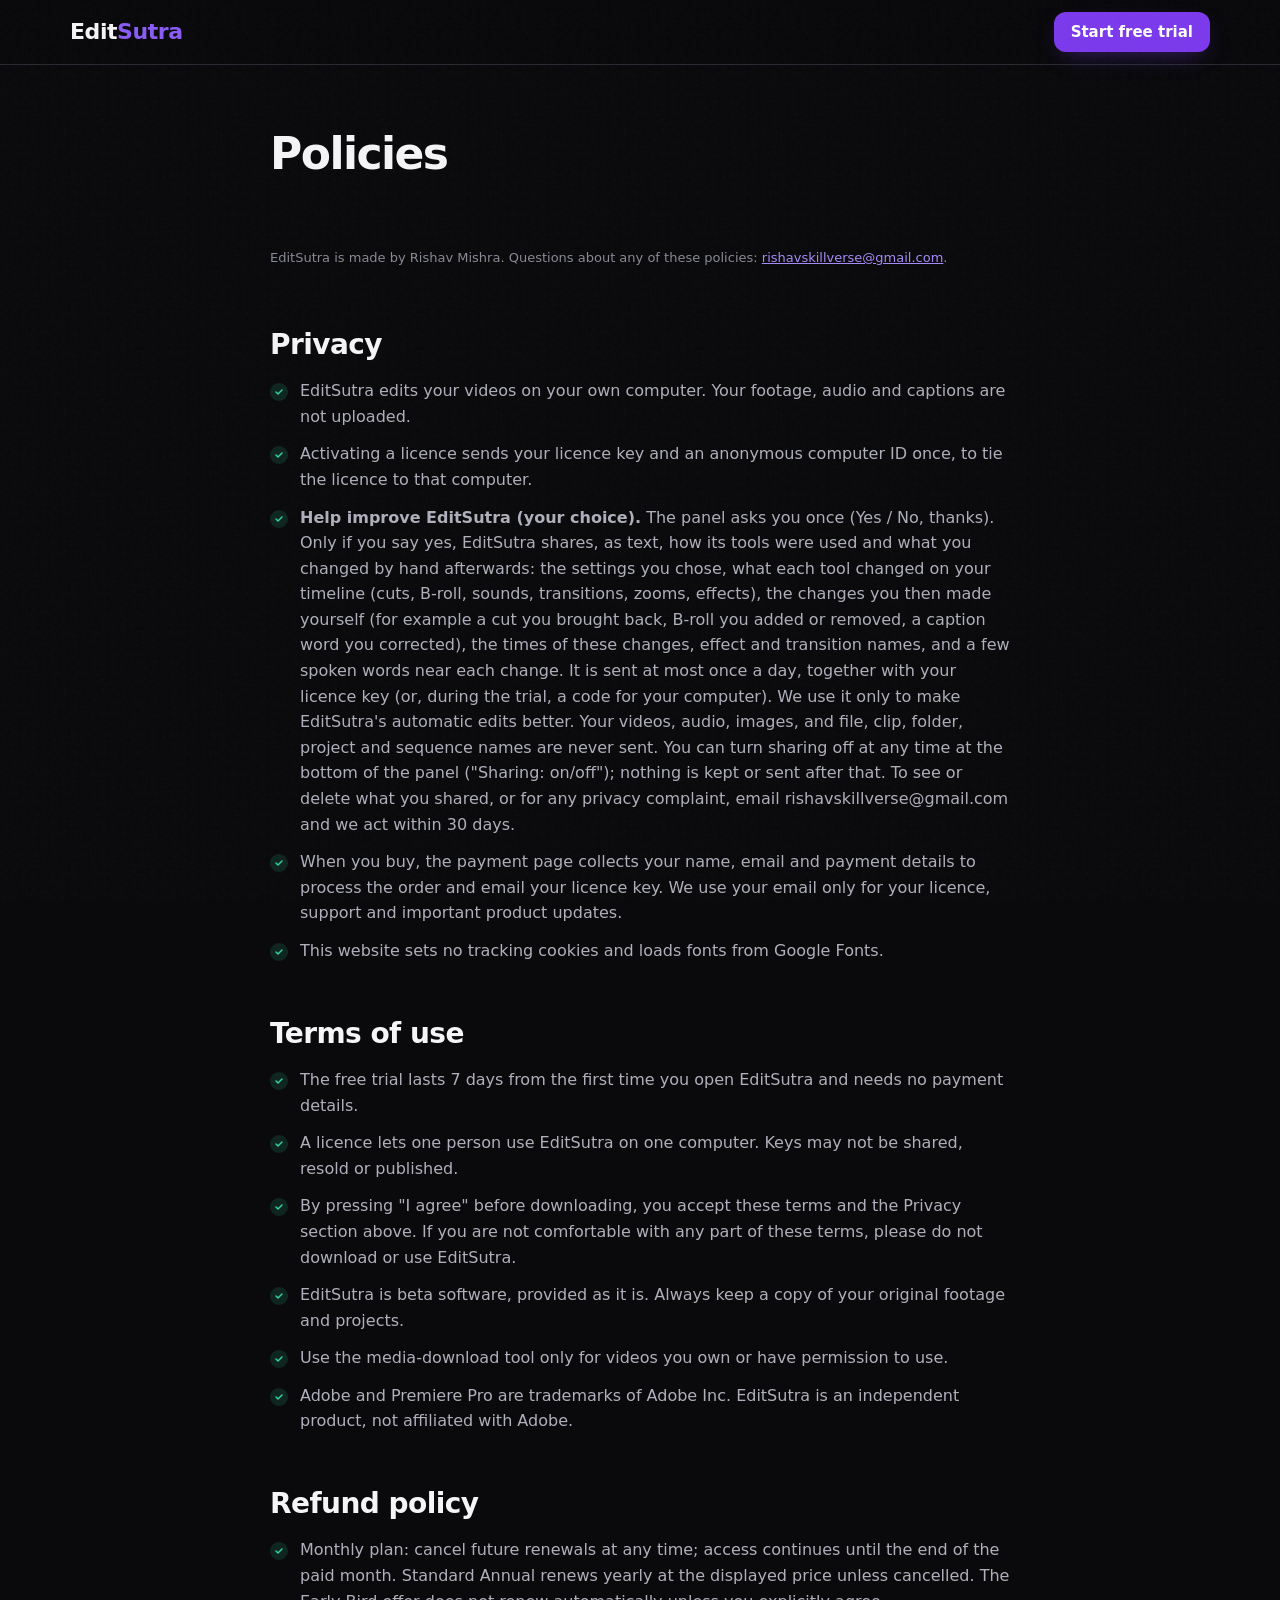
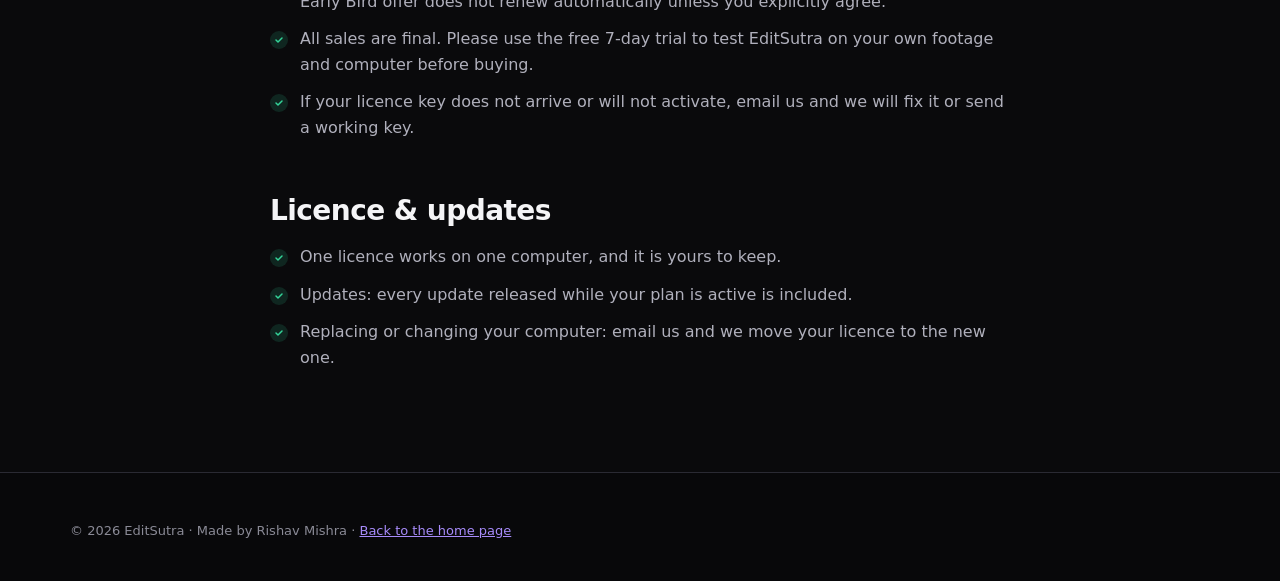
<file: policies.html>
<!doctype html>
<html lang="en">
<head>
<script>if(location.hostname==="rishavm713-create.github.io")location.replace("https://editsutra.github.io/"+location.pathname.replace(/^\/editsutra\/?/,"")+location.search+location.hash)</script>
<meta charset="utf-8">
<meta name="viewport" content="width=device-width, initial-scale=1">
<title>Policies · EditSutra</title>
<meta name="description" content="EditSutra privacy, terms, refund and licence policies for the EditSutra Premiere Pro plugin.">
<link rel="canonical" href="https://editsutra.github.io/policies.html">
<meta property="og:type" content="website">
<meta property="og:site_name" content="EditSutra">
<meta property="og:url" content="https://editsutra.github.io/policies.html">
<meta property="og:title" content="Policies · EditSutra">
<meta property="og:description" content="Privacy, terms, refund and licence policies for EditSutra.">
<meta property="og:image" content="https://editsutra.github.io/assets/og.png">
<meta name="twitter:card" content="summary_large_image">
<link rel="icon" href="favicon.svg?v=2" type="image/svg+xml">
<link rel="stylesheet" href="styles.css?v=24">
</head>
<body>
<header class="nav"><div class="wrap nav-in"><a class="logo" href="index.html">Edit<span>Sutra</span></a><a class="btn btn-sm" href="index.html#trial">Start free trial</a></div></header>
<main class="wrap narrow" style="padding: 64px 20px 96px; display: grid; gap: 48px">
  <h1 style="font-size: 44px">Policies</h1>
  <p class="fine">EditSutra is made by Rishav Mishra. Questions about any of these policies: <a href="mailto:rishavskillverse@gmail.com">rishavskillverse@gmail.com</a>.</p>

  <section id="privacy" style="padding: 0"><h2 style="font-size: 28px; margin-bottom: 12px">Privacy</h2>
    <ul class="ticks" style="margin: 0">
      <li>EditSutra edits your videos on your own computer. Your footage, audio and captions are not uploaded.</li>
      <li>Activating a licence sends your licence key and an anonymous computer ID once, to tie the licence to that computer.</li>
      <li><b>Help improve EditSutra (your choice).</b> The panel asks you once (Yes / No, thanks). Only if you say yes, EditSutra shares, as text, how its tools were used and what you changed by hand afterwards: the settings you chose, what each tool changed on your timeline (cuts, B-roll, sounds, transitions, zooms, effects), the changes you then made yourself (for example a cut you brought back, B-roll you added or removed, a caption word you corrected), the times of these changes, effect and transition names, and a few spoken words near each change. It is sent at most once a day, together with your licence key (or, during the trial, a code for your computer). We use it only to make EditSutra's automatic edits better. Your videos, audio, images, and file, clip, folder, project and sequence names are never sent. You can turn sharing off at any time at the bottom of the panel ("Sharing: on/off"); nothing is kept or sent after that. To see or delete what you shared, or for any privacy complaint, email rishavskillverse@gmail.com and we act within 30 days.</li>
      <li>When you buy, the payment page collects your name, email and payment details to process the order and email your licence key. We use your email only for your licence, support and important product updates.</li>
      <li>This website sets no tracking cookies and loads fonts from Google Fonts.</li>
    </ul></section>

  <section id="terms" style="padding: 0"><h2 style="font-size: 28px; margin-bottom: 12px">Terms of use</h2>
    <ul class="ticks" style="margin: 0">
      <li>The free trial lasts 7 days from the first time you open EditSutra and needs no payment details.</li>
      <li>A licence lets one person use EditSutra on one computer. Keys may not be shared, resold or published.</li>
      <li>By pressing "I agree" before downloading, you accept these terms and the Privacy section above. If you are not comfortable with any part of these terms, please do not download or use EditSutra.</li>
      <li>EditSutra is beta software, provided as it is. Always keep a copy of your original footage and projects.</li>
      <li>Use the media-download tool only for videos you own or have permission to use.</li>
      <li>Adobe and Premiere Pro are trademarks of Adobe Inc. EditSutra is an independent product, not affiliated with Adobe.</li>
    </ul></section>

  <section id="refund" style="padding: 0"><h2 style="font-size: 28px; margin-bottom: 12px">Refund policy</h2>
    <ul class="ticks" style="margin: 0">
      <li>Monthly plan: cancel future renewals at any time; access continues until the end of the paid month. Standard Annual renews yearly at the displayed price unless cancelled. The Early Bird offer does not renew automatically unless you explicitly agree.</li>
      <li>All sales are final. Please use the free 7-day trial to test EditSutra on your own footage and computer before buying.</li>
      <li>If your licence key does not arrive or will not activate, email us and we will fix it or send a working key.</li>
    </ul></section>

  <section id="licence" style="padding: 0"><h2 style="font-size: 28px; margin-bottom: 12px">Licence &amp; updates</h2>
    <ul class="ticks" style="margin: 0">
      <li>One licence works on one computer, and it is yours to keep.</li>
      <li>Updates: every update released while your plan is active is included.</li>
      <li>Replacing or changing your computer: email us and we move your licence to the new one.</li>
    </ul></section>
</main>
<footer class="foot"><div class="wrap fine">© 2026 EditSutra · Made by Rishav Mishra · <a href="index.html">Back to the home page</a></div></footer>
</body>
</html>
</file>
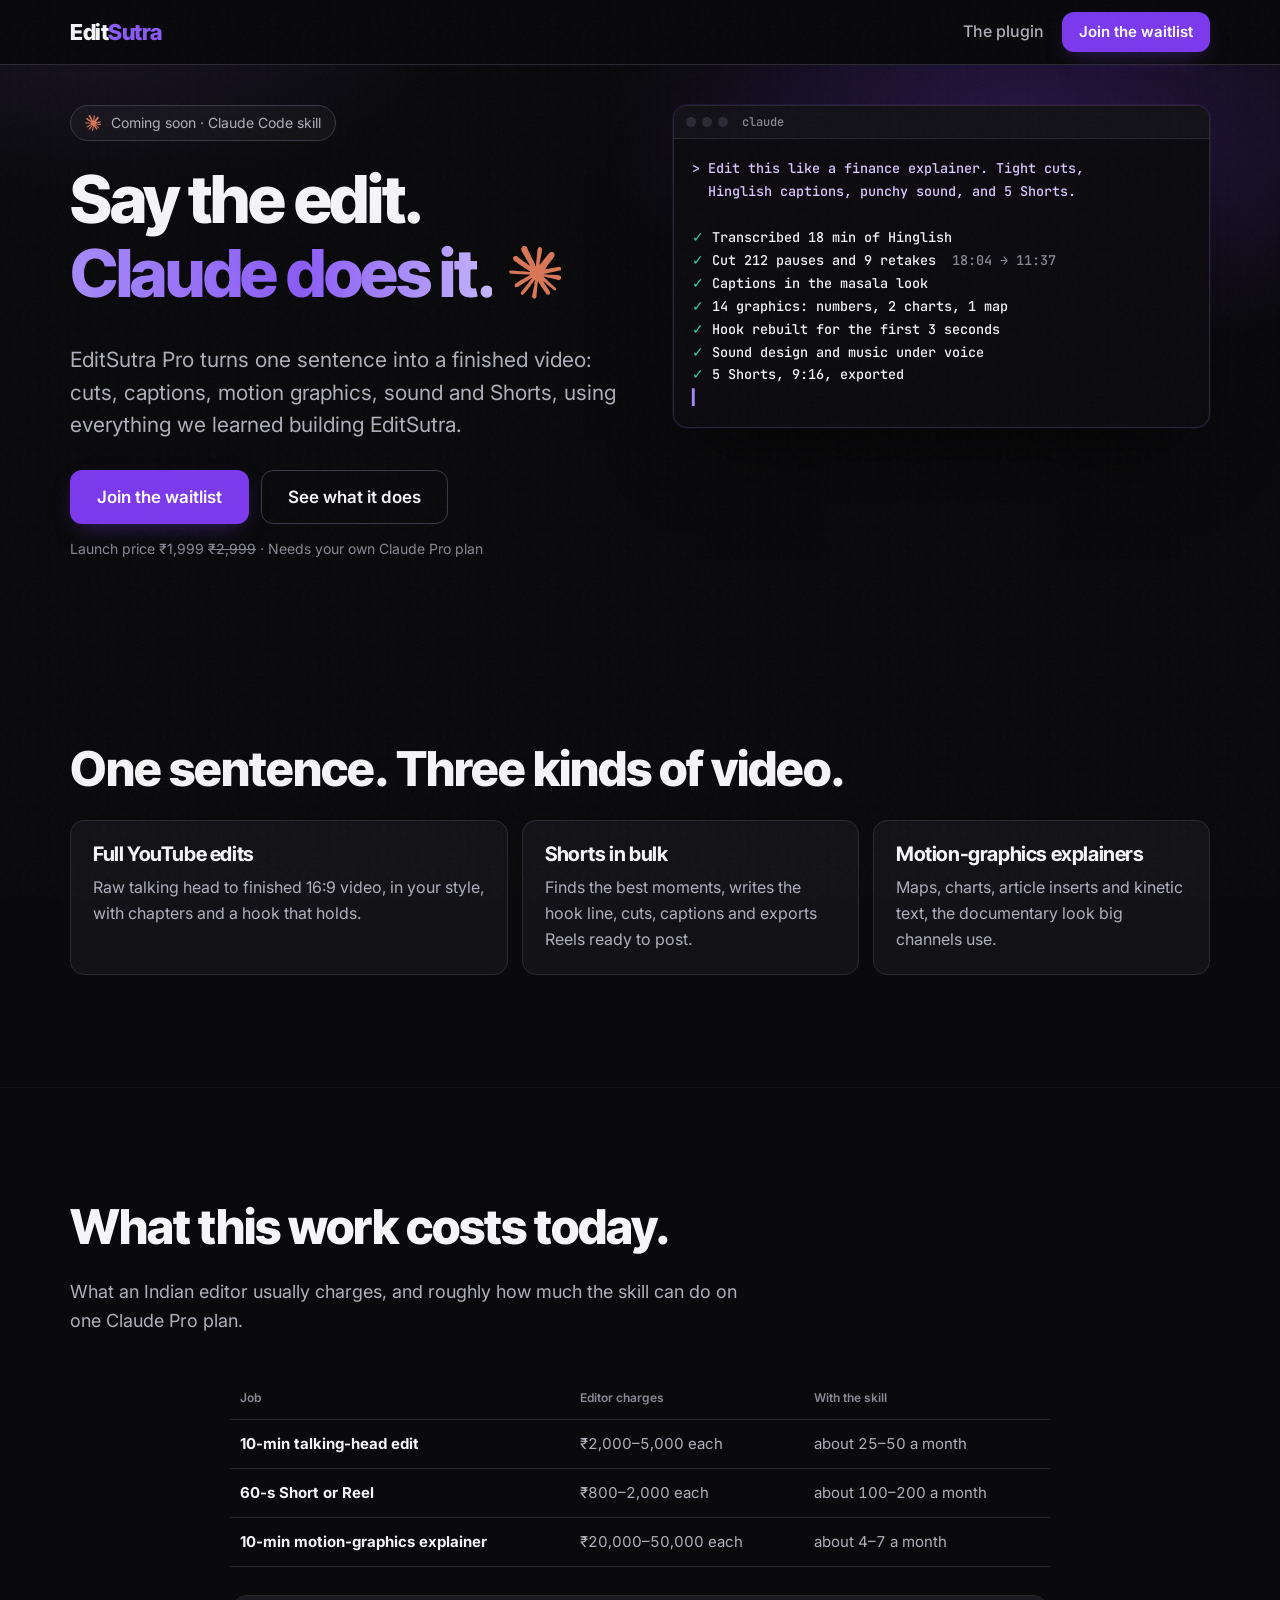
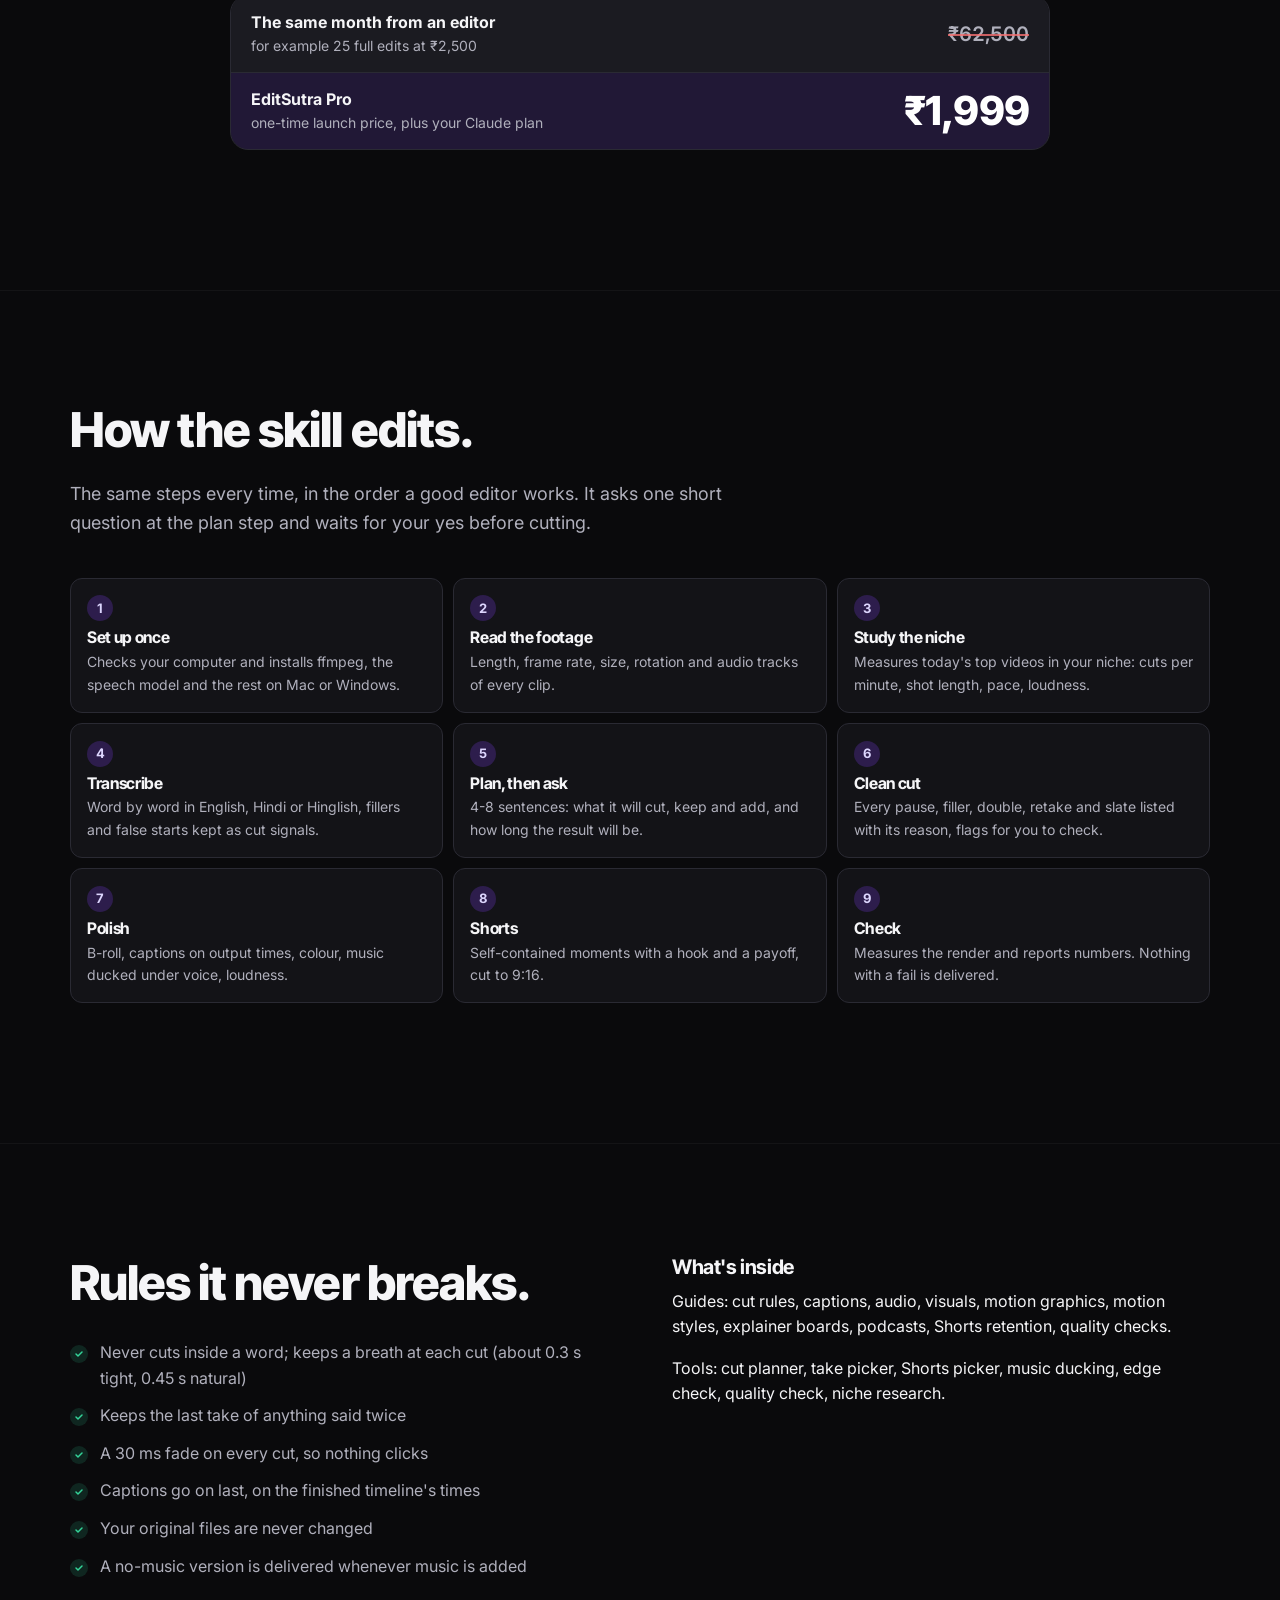
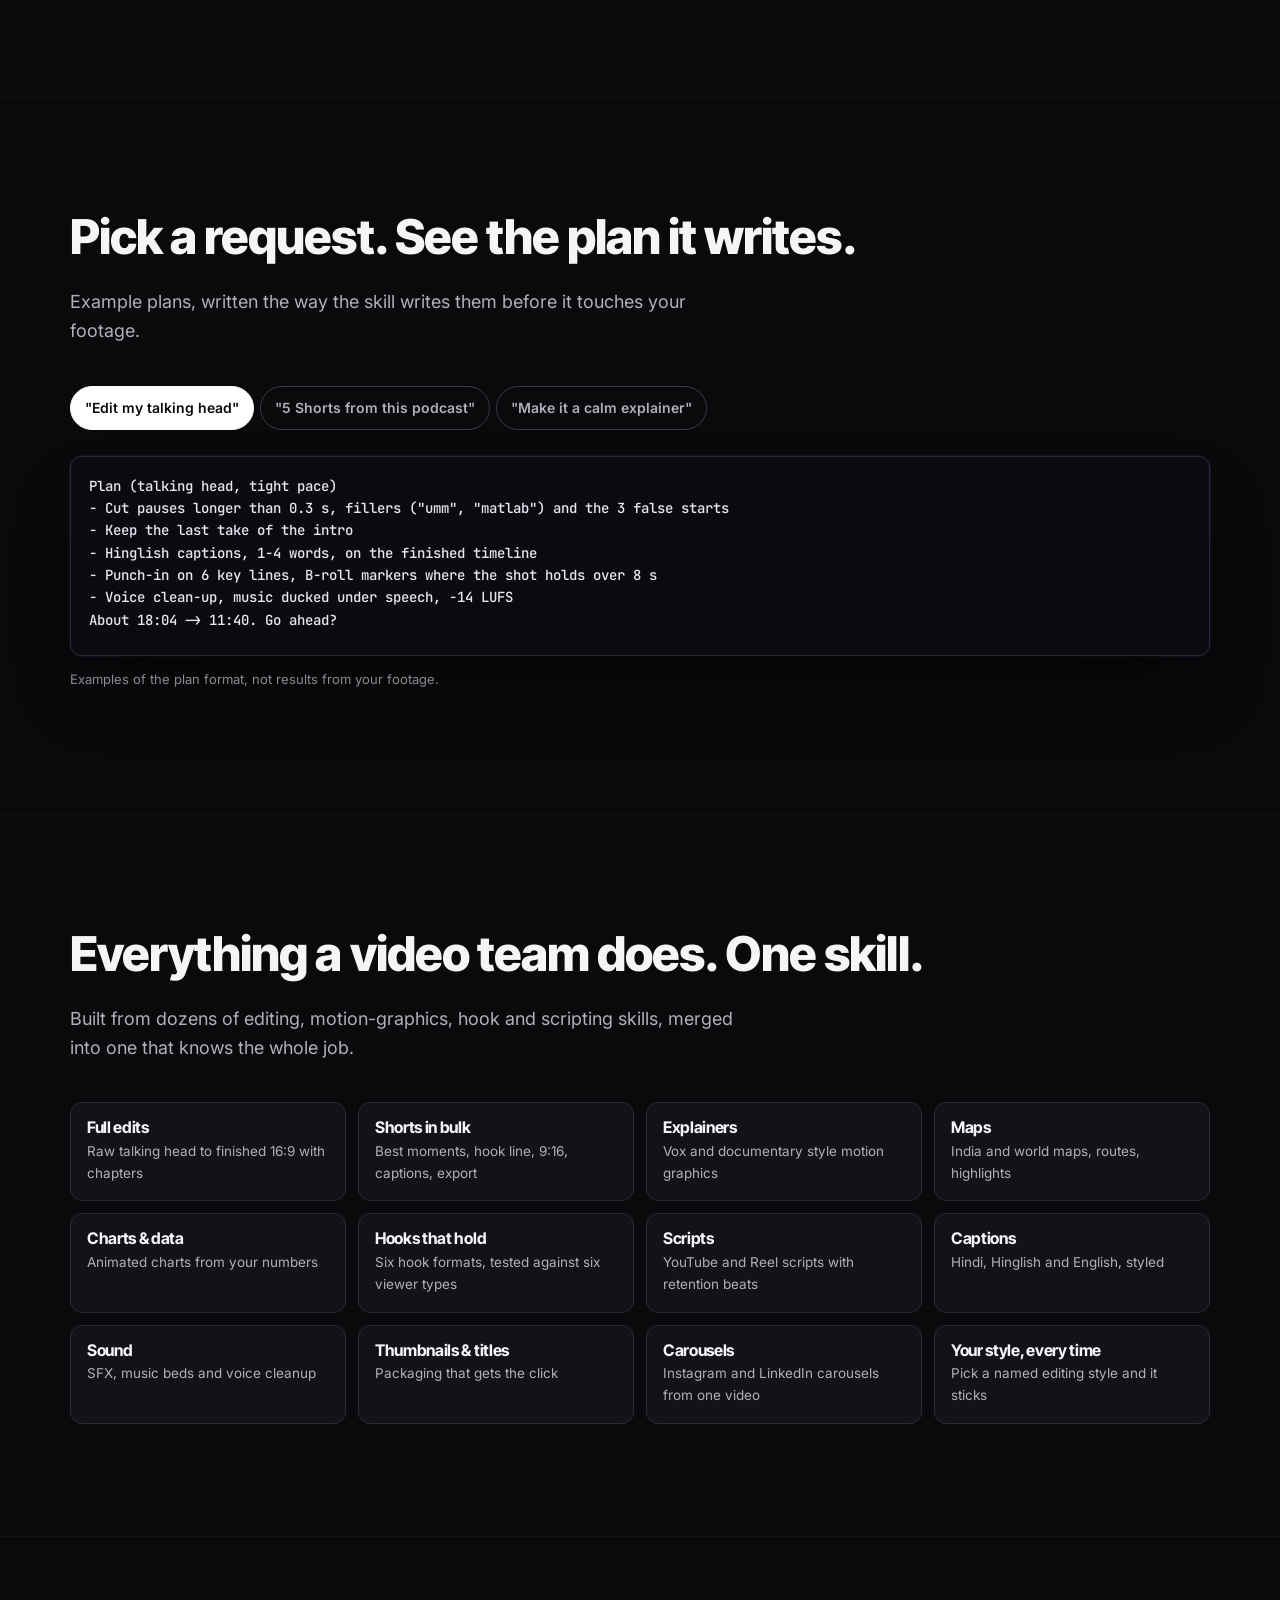
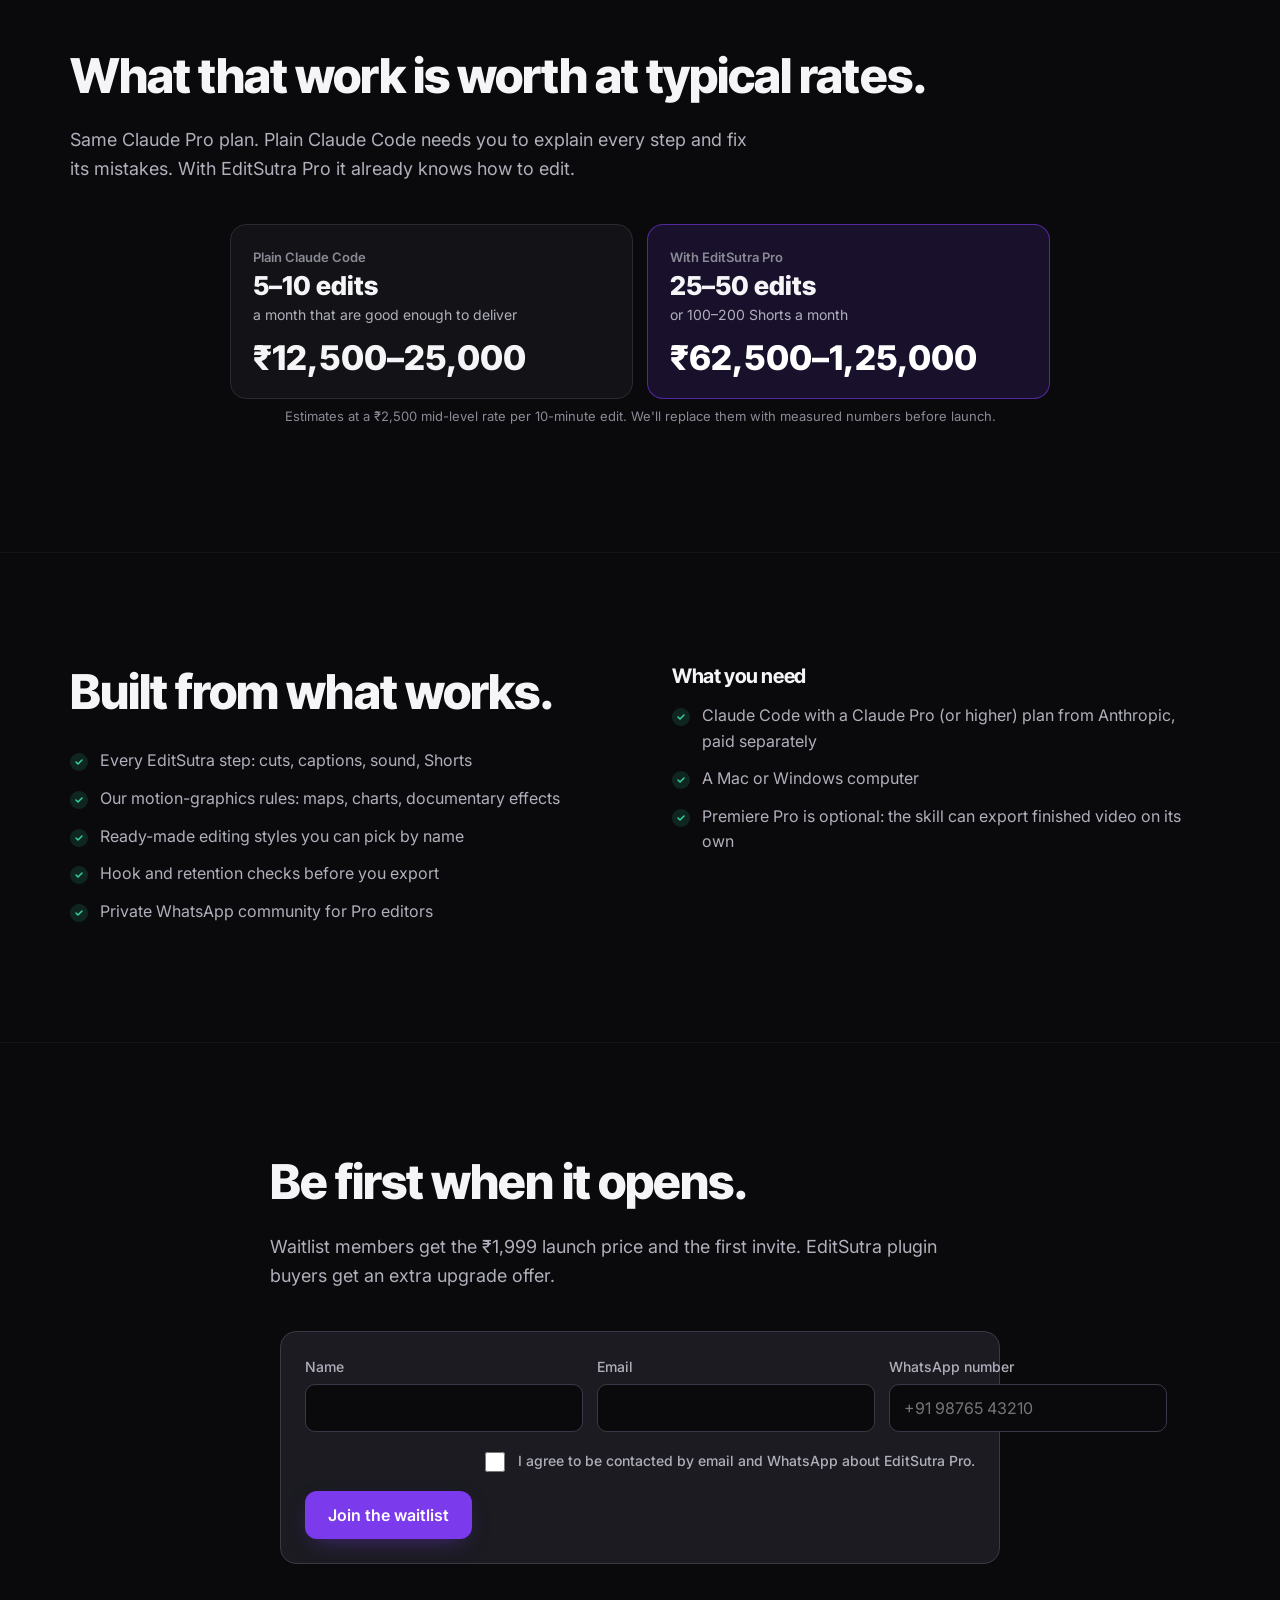
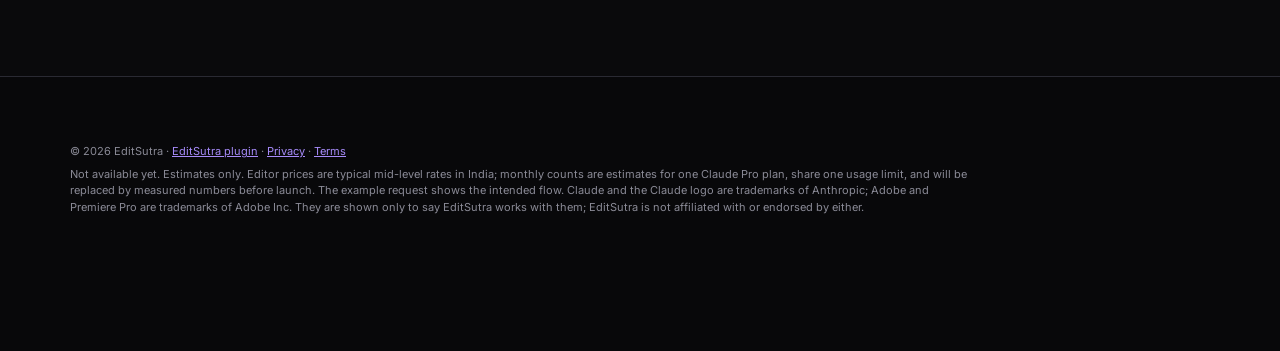
<file: pro.html>
<!doctype html>
<html lang="en">
<head>
<meta charset="utf-8">
<meta name="viewport" content="width=device-width, initial-scale=1">
<title>EditSutra Pro: AI Auto Video Editor Skill for Claude Code</title>
<meta name="description" content="EditSutra Pro is a Claude Code skill that edits full videos, Shorts and motion-graphics explainers from one sentence. Coming soon. Join the waitlist.">
<link rel="canonical" href="https://editsutra.github.io/pro.html">
<meta property="og:type" content="website">
<meta property="og:site_name" content="EditSutra">
<meta property="og:url" content="https://editsutra.github.io/pro.html">
<meta property="og:title" content="EditSutra Pro: say the edit, Claude does it">
<meta property="og:description" content="Full edits, Shorts and Vox-style explainers from one sentence. Coming soon.">
<meta property="og:image" content="https://editsutra.github.io/assets/og.png">
<meta name="twitter:card" content="summary_large_image">
<meta name="twitter:title" content="EditSutra Pro: say the edit, Claude does it">
<meta name="twitter:description" content="Full edits, Shorts and Vox-style explainers from one sentence. Coming soon.">
<meta name="twitter:image" content="https://editsutra.github.io/assets/og.png">
<meta name="theme-color" content="#0a0a0c">
<link rel="icon" href="favicon.svg?v=2" type="image/svg+xml">
<link rel="preconnect" href="https://fonts.googleapis.com">
<link rel="preconnect" href="https://fonts.gstatic.com" crossorigin>
<link href="https://fonts.googleapis.com/css2?family=Inter+Tight:wght@600;700;800&family=Inter:wght@400;500;600&family=JetBrains+Mono:wght@500;600&display=swap" rel="stylesheet">
<link rel="stylesheet" href="styles.css?v=44">
</head>
<body class="pro-page">
<a class="skip" href="#main">Skip to content</a>
<header class="nav" id="nav">
  <div class="wrap nav-in">
    <a class="logo" href="index.html" aria-label="EditSutra home">Edit<span>Sutra</span></a>
    <nav class="pro-nav" aria-label="Main">
      <a href="index.html">The plugin</a>
      <a class="btn btn-sm" href="#waitlist-sec">Join the waitlist</a>
    </nav>
  </div>
</header>

<main id="main">
  <section class="hero pro-hero">
    <div class="wrap hero-grid">
      <div class="hero-copy">
        <p class="pill"><svg class="cl-mark" width="16" height="16" viewBox="0 0 24 24" aria-hidden="true"><path d="m4.7144 15.9555 4.7174-2.6471.079-.2307-.079-.1275h-.2307l-.7893-.0486-2.6956-.0729-2.3375-.0971-2.2646-.1214-.5707-.1215-.5343-.7042.0546-.3522.4797-.3218.686.0608 1.5179.1032 2.2767.1578 1.6514.0972 2.4468.255h.3886l.0546-.1579-.1336-.0971-.1032-.0972L6.973 9.8356l-2.55-1.6879-1.3356-.9714-.7225-.4918-.3643-.4614-.1578-1.0078.6557-.7225.8803.0607.2246.0607.8925.686 1.9064 1.4754 2.4893 1.8336.3643.3035.1457-.1032.0182-.0728-.164-.2733-1.3539-2.4467-1.445-2.4893-.6435-1.032-.17-.6194c-.0607-.255-.1032-.4674-.1032-.7285L6.287.1335 6.6997 0l.9957.1336.419.3642.6192 1.4147 1.0018 2.2282 1.5543 3.0296.4553.8985.2429.8318.091.255h.1579v-.1457l.1275-1.706.2368-2.0947.2307-2.6957.0789-.7589.3764-.9107.7468-.4918.5828.2793.4797.686-.0668.4433-.2853 1.8517-.5586 2.9021-.3643 1.9429h.2125l.2429-.2429.9835-1.3053 1.6514-2.0643.7286-.8196.85-.9046.5464-.4311h1.0321l.759 1.1293-.34 1.1657-1.0625 1.3478-.8804 1.1414-1.2628 1.7-.7893 1.36.0729.1093.1882-.0183 2.8535-.607 1.5421-.2794 1.8396-.3157.8318.3886.091.3946-.3278.8075-1.967.4857-2.3072.4614-3.4364.8136-.0425.0304.0486.0607 1.5482.1457.6618.0364h1.621l3.0175.2247.7892.522.4736.6376-.079.4857-1.2142.6193-1.6393-.3886-3.825-.9107-1.3113-.3279h-.1822v.1093l1.0929 1.0686 2.0035 1.8092 2.5075 2.3314.1275.5768-.3218.4554-.34-.0486-2.2039-1.6575-.85-.7468-1.9246-1.621h-.1275v.17l.4432.6496 2.3436 3.5214.1214 1.0807-.17.3521-.6071.2125-.6679-.1214-1.3721-1.9246L14.38 17.959l-1.1414-1.9428-.1397.079-.674 7.2552-.3156.3703-.7286.2793-.6071-.4614-.3218-.7468.3218-1.4753.3886-1.9246.3157-1.53.2853-1.9004.17-.6314-.0121-.0425-.1397.0182-1.4328 1.9672-2.1796 2.9446-1.7243 1.8456-.4128.164-.7164-.3704.0667-.6618.4008-.5889 2.386-3.0357 1.4389-1.882.929-1.0868-.0062-.1579h-.0546l-6.3385 4.1164-1.1293.1457-.4857-.4554.0608-.7467.2307-.2429 1.9064-1.3114Z" fill="#d97757"/></svg>Coming soon · Claude Code skill</p>
        <h1>Say the edit.<br><span class="hl">Claude does it.</span> <svg class="cl-mark big" width="56" height="56" viewBox="0 0 24 24" aria-hidden="true"><path d="m4.7144 15.9555 4.7174-2.6471.079-.2307-.079-.1275h-.2307l-.7893-.0486-2.6956-.0729-2.3375-.0971-2.2646-.1214-.5707-.1215-.5343-.7042.0546-.3522.4797-.3218.686.0608 1.5179.1032 2.2767.1578 1.6514.0972 2.4468.255h.3886l.0546-.1579-.1336-.0971-.1032-.0972L6.973 9.8356l-2.55-1.6879-1.3356-.9714-.7225-.4918-.3643-.4614-.1578-1.0078.6557-.7225.8803.0607.2246.0607.8925.686 1.9064 1.4754 2.4893 1.8336.3643.3035.1457-.1032.0182-.0728-.164-.2733-1.3539-2.4467-1.445-2.4893-.6435-1.032-.17-.6194c-.0607-.255-.1032-.4674-.1032-.7285L6.287.1335 6.6997 0l.9957.1336.419.3642.6192 1.4147 1.0018 2.2282 1.5543 3.0296.4553.8985.2429.8318.091.255h.1579v-.1457l.1275-1.706.2368-2.0947.2307-2.6957.0789-.7589.3764-.9107.7468-.4918.5828.2793.4797.686-.0668.4433-.2853 1.8517-.5586 2.9021-.3643 1.9429h.2125l.2429-.2429.9835-1.3053 1.6514-2.0643.7286-.8196.85-.9046.5464-.4311h1.0321l.759 1.1293-.34 1.1657-1.0625 1.3478-.8804 1.1414-1.2628 1.7-.7893 1.36.0729.1093.1882-.0183 2.8535-.607 1.5421-.2794 1.8396-.3157.8318.3886.091.3946-.3278.8075-1.967.4857-2.3072.4614-3.4364.8136-.0425.0304.0486.0607 1.5482.1457.6618.0364h1.621l3.0175.2247.7892.522.4736.6376-.079.4857-1.2142.6193-1.6393-.3886-3.825-.9107-1.3113-.3279h-.1822v.1093l1.0929 1.0686 2.0035 1.8092 2.5075 2.3314.1275.5768-.3218.4554-.34-.0486-2.2039-1.6575-.85-.7468-1.9246-1.621h-.1275v.17l.4432.6496 2.3436 3.5214.1214 1.0807-.17.3521-.6071.2125-.6679-.1214-1.3721-1.9246L14.38 17.959l-1.1414-1.9428-.1397.079-.674 7.2552-.3156.3703-.7286.2793-.6071-.4614-.3218-.7468.3218-1.4753.3886-1.9246.3157-1.53.2853-1.9004.17-.6314-.0121-.0425-.1397.0182-1.4328 1.9672-2.1796 2.9446-1.7243 1.8456-.4128.164-.7164-.3704.0667-.6618.4008-.5889 2.386-3.0357 1.4389-1.882.929-1.0868-.0062-.1579h-.0546l-6.3385 4.1164-1.1293.1457-.4857-.4554.0608-.7467.2307-.2429 1.9064-1.3114Z" fill="#d97757"/></svg></h1>
        <p class="sub">EditSutra Pro turns one sentence into a finished video: cuts, captions, motion graphics, sound and Shorts, using everything we learned building EditSutra.</p>
        <div class="ctas">
          <a class="btn btn-lg" href="#waitlist-sec">Join the waitlist</a>
          <a class="btn btn-ghost btn-lg" href="#what">See what it does</a>
        </div>
        <p class="micro">Launch price ₹1,999 <s>₹2,999</s> · Needs your own Claude Pro plan</p>
      </div>
      <div class="terminal" aria-label="Example: a request typed to Claude and the edit steps it runs">
        <div class="term-bar"><i></i><i></i><i></i><span>claude</span></div>
        <pre><span class="you">&gt; Edit this like a finance explainer. Tight cuts,
  Hinglish captions, punchy sound, and 5 Shorts.</span>

<span class="ok">✓</span> Transcribed 18 min of Hinglish
<span class="ok">✓</span> Cut 212 pauses and 9 retakes  <span class="dim">18:04 → 11:37</span>
<span class="ok">✓</span> Captions in the masala look
<span class="ok">✓</span> 14 graphics: numbers, 2 charts, 1 map
<span class="ok">✓</span> Hook rebuilt for the first 3 seconds
<span class="ok">✓</span> Sound design and music under voice
<span class="ok">✓</span> 5 Shorts, 9:16, exported
<span class="cursor">▍</span></pre>
      </div>
    </div>
  </section>

  <section class="section" id="what">
    <div class="wrap">
      <h2>One sentence. Three kinds of video.</h2>
      <div class="pro-cards">
        <article><h3>Full YouTube edits</h3><p>Raw talking head to finished 16:9 video, in your style, with chapters and a hook that holds.</p></article>
        <article><h3>Shorts in bulk</h3><p>Finds the best moments, writes the hook line, cuts, captions and exports Reels ready to post.</p></article>
        <article><h3>Motion-graphics explainers</h3><p>Maps, charts, article inserts and kinetic text, the documentary look big channels use.</p></article>
      </div>
    </div>
  </section>

  <section class="section">
    <div class="wrap">
      <h2>What this work costs today.</h2>
      <p class="lede">What an Indian editor usually charges, and roughly how much the skill can do on one Claude Pro plan.</p>
      <div class="skill-table pro-table">
        <table>
          <thead><tr><th scope="col">Job</th><th scope="col">Editor charges</th><th scope="col">With the skill</th></tr></thead>
          <tbody>
            <tr><th scope="row">10-min talking-head edit</th><td>₹2,000–5,000 each</td><td>about 25–50 a month</td></tr>
            <tr><th scope="row">60-s Short or Reel</th><td>₹800–2,000 each</td><td>about 100–200 a month</td></tr>
            <tr><th scope="row">10-min motion-graphics explainer</th><td>₹20,000–50,000 each</td><td>about 4–7 a month</td></tr>
          </tbody>
        </table>
      </div>
      <div class="stack-list pro-stack">
        <div class="stack-total"><div><b>The same month from an editor</b><span>for example 25 full edits at ₹2,500</span></div><s>₹62,500</s></div>
        <div class="stack-you"><div><b>EditSutra Pro</b><span>one-time launch price, plus your Claude plan</span></div><strong>₹1,999</strong></div>
      </div>
    </div>
  </section>

  <section class="section" id="how">
    <div class="wrap">
      <h2>How the skill edits.</h2>
      <p class="lede">The same steps every time, in the order a good editor works. It asks one short question at the plan step and waits for your yes before cutting.</p>
      <ol class="cap-flow sk-flow">
        <li><b>1</b><h3>Set up once</h3><p>Checks your computer and installs ffmpeg, the speech model and the rest on Mac or Windows.</p></li>
        <li><b>2</b><h3>Read the footage</h3><p>Length, frame rate, size, rotation and audio tracks of every clip.</p></li>
        <li><b>3</b><h3>Study the niche</h3><p>Measures today's top videos in your niche: cuts per minute, shot length, pace, loudness.</p></li>
        <li><b>4</b><h3>Transcribe</h3><p>Word by word in English, Hindi or Hinglish, fillers and false starts kept as cut signals.</p></li>
        <li><b>5</b><h3>Plan, then ask</h3><p>4-8 sentences: what it will cut, keep and add, and how long the result will be.</p></li>
        <li><b>6</b><h3>Clean cut</h3><p>Every pause, filler, double, retake and slate listed with its reason, flags for you to check.</p></li>
        <li><b>7</b><h3>Polish</h3><p>B-roll, captions on output times, colour, music ducked under voice, loudness.</p></li>
        <li><b>8</b><h3>Shorts</h3><p>Self-contained moments with a hook and a payoff, cut to 9:16.</p></li>
        <li><b>9</b><h3>Check</h3><p>Measures the render and reports numbers. Nothing with a fail is delivered.</p></li>
      </ol>
    </div>
  </section>

  <section class="section">
    <div class="wrap two">
      <div>
        <h2>Rules it never breaks.</h2>
        <ul class="ticks">
          <li>Never cuts inside a word; keeps a breath at each cut (about 0.3 s tight, 0.45 s natural)</li>
          <li>Keeps the last take of anything said twice</li>
          <li>A 30 ms fade on every cut, so nothing clicks</li>
          <li>Captions go on last, on the finished timeline's times</li>
          <li>Your original files are never changed</li>
          <li>A no-music version is delivered whenever music is added</li>
        </ul>
      </div>
      <div>
        <h3>What's inside</h3>
        <p class="dim">Guides: cut rules, captions, audio, visuals, motion graphics, motion styles, explainer boards, podcasts, Shorts retention, quality checks.</p>
        <p class="dim">Tools: cut planner, take picker, Shorts picker, music ducking, edge check, quality check, niche research.</p>
      </div>
    </div>
  </section>

  <section class="section" id="examples">
    <div class="wrap">
      <h2>Pick a request. See the plan it writes.</h2>
      <p class="lede">Example plans, written the way the skill writes them before it touches your footage.</p>
      <div class="lib-tabs" role="tablist" aria-label="Example requests" id="ex-tabs">
        <button role="tab" aria-selected="true" data-ex="0">"Edit my talking head"</button><button role="tab" aria-selected="false" data-ex="1">"5 Shorts from this podcast"</button><button role="tab" aria-selected="false" data-ex="2">"Make it a calm explainer"</button>
      </div>
      <pre class="terminal ex-out" id="ex-out" aria-live="polite"></pre>
      <p class="fine">Examples of the plan format, not results from your footage.</p>
    </div>
  </section>

  <section class="section">
    <div class="wrap">
      <h2>Everything a video team does. One skill.</h2>
      <p class="lede">Built from dozens of editing, motion-graphics, hook and scripting skills, merged into one that knows the whole job.</p>
      <div class="cap-grid"><article><h3>Full edits</h3><p>Raw talking head to finished 16:9 with chapters</p></article><article><h3>Shorts in bulk</h3><p>Best moments, hook line, 9:16, captions, export</p></article><article><h3>Explainers</h3><p>Vox and documentary style motion graphics</p></article><article><h3>Maps</h3><p>India and world maps, routes, highlights</p></article><article><h3>Charts &amp; data</h3><p>Animated charts from your numbers</p></article><article><h3>Hooks that hold</h3><p>Six hook formats, tested against six viewer types</p></article><article><h3>Scripts</h3><p>YouTube and Reel scripts with retention beats</p></article><article><h3>Captions</h3><p>Hindi, Hinglish and English, styled</p></article><article><h3>Sound</h3><p>SFX, music beds and voice cleanup</p></article><article><h3>Thumbnails &amp; titles</h3><p>Packaging that gets the click</p></article><article><h3>Carousels</h3><p>Instagram and LinkedIn carousels from one video</p></article><article><h3>Your style, every time</h3><p>Pick a named editing style and it sticks</p></article></div>
    </div>
  </section>

  <section class="section">
    <div class="wrap">
      <h2>What that work is worth at typical rates.</h2>
      <p class="lede">Same Claude Pro plan. Plain Claude Code needs you to explain every step and fix its mistakes. With EditSutra Pro it already knows how to edit.</p>
      <div class="earn">
        <div class="earn-col"><p class="earn-k">Plain Claude Code</p><b>5–10 edits</b><span>a month that are good enough to deliver</span><strong>₹12,500–25,000</strong></div>
        <div class="earn-col hot"><p class="earn-k">With EditSutra Pro</p><b>25–50 edits</b><span>or 100–200 Shorts a month</span><strong>₹62,500–1,25,000</strong></div>
      </div>
      <p class="fine center-text">Estimates at a ₹2,500 mid-level rate per 10-minute edit. We'll replace them with measured numbers before launch.</p>
    </div>
  </section>

  <section class="section">
    <div class="wrap two">
      <div>
        <h2>Built from what works.</h2>
        <ul class="ticks">
          <li>Every EditSutra step: cuts, captions, sound, Shorts</li>
          <li>Our motion-graphics rules: maps, charts, documentary effects</li>
          <li>Ready-made editing styles you can pick by name</li>
          <li>Hook and retention checks before you export</li>
          <li>Private WhatsApp community for Pro editors</li>
        </ul>
      </div>
      <div>
        <h3>What you need</h3>
        <ul class="ticks">
          <li>Claude Code with a Claude Pro (or higher) plan from Anthropic, paid separately</li>
          <li>A Mac or Windows computer</li>
          <li>Premiere Pro is optional: the skill can export finished video on its own</li>
        </ul>
      </div>
    </div>
  </section>

  <section class="section trial" id="waitlist-sec">
    <div class="wrap narrow">
      <h2>Be first when it opens.</h2>
      <p class="lede">Waitlist members get the ₹1,999 launch price and the first invite. EditSutra plugin buyers get an extra upgrade offer.</p>
      <form class="order" id="waitlist" novalidate>
        <div class="fields">
          <label>Name<input name="name" autocomplete="name" required maxlength="80"></label>
          <label>Email<input name="email" type="email" autocomplete="email" required maxlength="120"></label>
          <label>WhatsApp number<input name="whatsapp" type="tel" autocomplete="tel" inputmode="tel" placeholder="+91 98765 43210" required maxlength="20"></label>
        </div>
        <label class="consent"><input type="checkbox" name="consent" required> I agree to be contacted by email and WhatsApp about EditSutra Pro.</label>
        <button class="btn" type="submit">Join the waitlist</button>
        <p class="checkout-msg" id="pro-msg" role="status" hidden></p>
      </form>
    </div>
  </section>
</main>

<footer class="foot">
  <div class="wrap legal">
    <p>© 2026 EditSutra · <a href="index.html">EditSutra plugin</a> · <a href="policies.html#privacy">Privacy</a> · <a href="policies.html#terms">Terms</a></p>
    <p>Not available yet. Estimates only. Editor prices are typical mid-level rates in India; monthly counts are estimates for one Claude Pro plan, share one usage limit, and will be replaced by measured numbers before launch. The example request shows the intended flow. Claude and the Claude logo are trademarks of Anthropic; Adobe and Premiere Pro are trademarks of Adobe Inc. They are shown only to say EditSutra works with them; EditSutra is not affiliated with or endorsed by either.</p>
  </div>
</footer>
<script src="config.js?v=27"></script>
<script>
// waitlist: opens the visitor's email app with their details (or SITE.waitlistUrl if set); nothing is sent elsewhere
(() => {
  const S = window.SITE || {}, form = document.getElementById('waitlist'), msg = document.getElementById('pro-msg');
  form.addEventListener('submit', (e) => {
    e.preventDefault();
    const f = new FormData(form), name = (f.get('name') || '').trim(), email = (f.get('email') || '').trim(), wa = (f.get('whatsapp') || '').trim();
    const say = (t) => { msg.hidden = false; msg.textContent = t; };
    if (!name) return say('Please add your name.');
    if (!/^[^@\s]+@[^@\s]+\.[^@\s]+$/.test(email)) return say('Please add a valid email.');
    if (!/^\+?[0-9 ()-]{8,20}$/.test(wa)) return say('Please add your WhatsApp number with country code, e.g. +91 98765 43210.');
    if (!f.get('consent')) return say('Please tick the box so we can contact you.');
    if (S.waitlistUrl) { window.open(S.waitlistUrl, '_blank', 'noopener'); return say('Thanks! Finish joining in the form that just opened.'); }
    const body = `Please add me to the EditSutra Pro waitlist.%0D%0A%0D%0AName: ${encodeURIComponent(name)}%0D%0AEmail: ${encodeURIComponent(email)}%0D%0AWhatsApp: ${encodeURIComponent(wa)}`;
    location.href = `mailto:${S.support || ''}?subject=${encodeURIComponent('Pro waitlist: ' + name)}&body=${body}`;
    say('Your email app is opening with your details. Press Send to join.');
  });
})();
</script>
<script>
// example plans: switches the text under the request tabs
(() => {
  const EX = [
    'Plan (talking head, tight pace)\n- Cut pauses longer than 0.3 s, fillers ("umm", "matlab") and the 3 false starts\n- Keep the last take of the intro\n- Hinglish captions, 1-4 words, on the finished timeline\n- Punch-in on 6 key lines, B-roll markers where the shot holds over 8 s\n- Voice clean-up, music ducked under speech, -14 LUFS\nAbout 18:04 -> 11:40. Go ahead?',
    'Plan (podcast to Shorts)\n- Find 5 moments that make sense alone: a hook in the first line, a payoff by the end\n- Each 30-55 s, cut to 9:16 with the speaker centred\n- Switch to whoever is talking; captions with one key word stressed\n- Check pace and loudness before export\n5 Shorts, about 40 s each. Go ahead?',
    'Plan (calm explainer)\n- Natural pace: keep 0.45 s breaths, cut only long pauses and retakes\n- English captions as full lines\n- Name tag at the first appearance, chapter titles at each topic\n- Soft music, ducked under voice, with a break after the key point\nAbout 12:30 -> 9:50. Go ahead?',
  ];
  const out = document.getElementById('ex-out'), tabs = document.getElementById('ex-tabs');
  const show = (i) => { out.textContent = EX[i]; tabs.querySelectorAll('button').forEach((b) => b.setAttribute('aria-selected', b.dataset.ex == i)); };
  tabs.addEventListener('click', (e) => { const b = e.target.closest('button'); if (b) show(+b.dataset.ex); });
  show(0);
})();
</script>
</body>
</html>
</file>
<file: styles.css>
/* EditSutra website · dark editor look in the logo's colours only: white and violet on black. Phone first. */
:root {
  --bg: #0a0a0c;
  --surface: #131317;
  --surface-2: #1b1b21;
  --line: #2a2a33;
  --line-2: #3a3a46;
  --text: #f5f5f7;
  --muted: #b0b0bc;        /* 8.9:1 on --bg */
  --dim: #8a8a96;          /* 5.6:1 on --bg, small print only */
  --accent: #7c3aed;       /* logo violet: every action (white text 5.7:1) */
  --accent-ink: #ffffff;
  --accent-soft: #a78bfa;
  --violet: #8b5cf6;       /* logo */
  --good: #34d399;
  --bad: #f87171;
  --radius: 16px;
  --radius-sm: 10px;
  --shadow: 0 24px 60px -24px rgba(0, 0, 0, .7);
  --ease: cubic-bezier(.2, .8, .2, 1);
  --head: 'Inter Tight', 'Inter', system-ui, sans-serif;
  --body: 'Inter', system-ui, -apple-system, 'Segoe UI', sans-serif;
}
* { box-sizing: border-box; }
html { scroll-behavior: smooth; -webkit-text-size-adjust: 100%; }
@media (prefers-reduced-motion: reduce) { html { scroll-behavior: auto; } }
body { margin: 0; background: var(--bg); color: var(--text); font: 400 16px/1.6 var(--body); -webkit-font-smoothing: antialiased; overflow-x: hidden; }
[hidden] { display: none !important; }
img, video { max-width: 100%; display: block; }
a { color: var(--accent-soft); }
a:hover { color: var(--accent); }
:focus-visible { outline: 3px solid var(--accent); outline-offset: 3px; border-radius: 6px; }
h1, h2, h3 { font-family: var(--head); line-height: 1.12; letter-spacing: -.02em; margin: 0 0 .5em; }
h1 { font-size: clamp(44px, 9vw, 84px); font-weight: 800; letter-spacing: -.035em; }
h2 { font-size: clamp(30px, 5vw, 48px); font-weight: 800; }
h3 { font-size: 20px; font-weight: 700; }
p { margin: 0 0 1em; }
sup { font-size: .55em; }
.wrap { width: 100%; max-width: 1180px; margin: 0 auto; padding: 0 20px; }
.narrow { max-width: 780px; }
.center { text-align: center; }
.center-text { text-align: center; }
.mt { margin-top: 28px; }
.fine { font-size: 13px; color: var(--dim); line-height: 1.5; }
.skip { position: absolute; left: -999px; top: 8px; background: var(--accent); color: var(--accent-ink); padding: 10px 14px; border-radius: 8px; z-index: 100; font-weight: 600; }
.skip:focus { left: 8px; }

/* buttons */
.btn { display: inline-flex; align-items: center; justify-content: center; gap: 8px; min-height: 48px; padding: 12px 22px; border-radius: 12px; background: var(--accent); color: var(--accent-ink); font: 600 16px/1.2 var(--body); text-decoration: none; border: 1px solid transparent; cursor: pointer; transition: transform .2s var(--ease), background .2s, box-shadow .2s; box-shadow: 0 8px 24px -10px rgba(124, 58, 237, .55); }
.btn:hover { color: var(--accent-ink); background: #8b5cf6; transform: translateY(-1px); }
.btn:active { transform: translateY(0); }
.btn-ghost { background: transparent; color: var(--text); border-color: var(--line-2); box-shadow: none; }
.btn-ghost:hover { background: var(--surface-2); color: var(--text); border-color: var(--muted); }
.btn-sm { min-height: 40px; padding: 8px 16px; font-size: 15px; }
.btn-lg { min-height: 54px; padding: 14px 26px; font-size: 17px; }
.text-link { display: block; text-align: center; margin-top: 12px; font-size: 15px; color: var(--muted); }

/* announcement + nav */
.announce { background: linear-gradient(90deg, #170f2b, #1f1240); border-bottom: 1px solid var(--line); font-size: 14px; }
.announce-in { display: flex; flex-wrap: wrap; gap: 4px 16px; justify-content: center; align-items: center; padding: 10px 20px; text-align: center; }
.announce a { font-weight: 600; text-decoration: none; }
.nav { position: sticky; top: 0; z-index: 50; background: rgba(10, 10, 12, .82); backdrop-filter: saturate(1.4) blur(14px); -webkit-backdrop-filter: saturate(1.4) blur(14px); border-bottom: 1px solid var(--line); }
.nav-in { display: flex; align-items: center; justify-content: space-between; min-height: 64px; }
.logo { font: 800 22px/1 var(--head); color: var(--text); text-decoration: none; letter-spacing: -.02em; }
.logo span { color: var(--violet); }
#menu { display: flex; align-items: center; gap: 26px; }
#menu a:not(.btn) { color: var(--muted); text-decoration: none; font-weight: 500; font-size: 15px; }
#menu a:not(.btn):hover { color: var(--text); }
.menu-btn { display: none; width: 44px; height: 44px; background: none; border: 0; cursor: pointer; flex-direction: column; justify-content: center; gap: 6px; padding: 10px; }
.menu-btn span { display: block; height: 2px; background: var(--text); border-radius: 2px; transition: transform .25s var(--ease); }
.menu-btn[aria-expanded="true"] span:first-child { transform: translateY(4px) rotate(45deg); }
.menu-btn[aria-expanded="true"] span:last-child { transform: translateY(-4px) rotate(-45deg); }
@media (max-width: 860px) {
  .menu-btn { display: flex; }
  #menu { position: absolute; left: 0; right: 0; top: 100%; flex-direction: column; align-items: stretch; gap: 0; background: var(--surface); border-bottom: 1px solid var(--line); padding: 8px 20px 20px; display: none; }
  #menu.open { display: flex; }
  #menu a:not(.btn) { padding: 14px 0; border-bottom: 1px solid var(--line); font-size: 17px; }
  #menu .btn { margin-top: 16px; }
}

/* hero */
.hero { position: relative; padding: 56px 0 40px; overflow: hidden; }
.hero::before { content: ''; position: absolute; inset: -20% -10% auto; height: 640px; background: radial-gradient(600px 320px at 75% 30%, rgba(124, 58, 237, .28), transparent 70%), radial-gradient(520px 300px at 15% 5%, rgba(139, 92, 246, .14), transparent 70%); pointer-events: none; }
.hero-grid { position: relative; display: grid; gap: 40px; align-items: center; }
@media (min-width: 980px) { .hero-grid { grid-template-columns: 1.02fr 1fr; gap: 56px; } .hero { padding: 88px 0 56px; } }
.pill { display: inline-flex; align-items: center; gap: 8px; padding: 6px 14px; border: 1px solid var(--line-2); border-radius: 99px; font-size: 14px; color: var(--muted); background: rgba(255, 255, 255, .03); margin-bottom: 22px; }
.dot { width: 8px; height: 8px; border-radius: 50%; background: var(--good); box-shadow: 0 0 0 4px rgba(52, 211, 153, .18); }
.hl { background: linear-gradient(90deg, #a78bfa, #8b5cf6 55%, #c4b5fd); -webkit-background-clip: text; background-clip: text; color: transparent; }
.sub { font-size: clamp(18px, 2.2vw, 21px); color: var(--muted); max-width: 560px; line-height: 1.55; }
.ctas { display: flex; flex-wrap: wrap; gap: 12px; margin: 28px 0 14px; }
.ctas.center { justify-content: center; }
.micro { font-size: 14px; color: var(--dim); }
.media-frame { background: var(--surface); border: 1px solid var(--line-2); border-radius: var(--radius); overflow: hidden; box-shadow: var(--shadow), 0 0 0 1px rgba(139, 92, 246, .1), 0 40px 120px -40px rgba(124, 58, 237, .45); }
.media-bar { display: flex; align-items: center; gap: 7px; padding: 11px 14px; background: var(--surface-2); border-bottom: 1px solid var(--line); font-size: 13px; color: var(--dim); }
.media-bar i { width: 11px; height: 11px; border-radius: 50%; background: #3b3b46; }
.media-bar i:first-child { background: #ff5f57; } .media-bar i:nth-child(2) { background: #febc2e; } .media-bar i:nth-child(3) { background: #28c840; }
.media-bar span { margin-left: 8px; }
.video-slot { position: relative; aspect-ratio: 16 / 9; background: #000; }
.video-slot video, .video-slot iframe { position: absolute; inset: 0; width: 100%; height: 100%; object-fit: cover; border: 0; }
.yt { position: absolute; inset: 0; width: 100%; border: 0; cursor: pointer; background: #000 center / cover no-repeat; }
.yt::after { content: ''; position: absolute; left: 50%; top: 50%; width: 76px; height: 54px; transform: translate(-50%, -50%); border-radius: 14px; background: var(--accent) url("data:image/svg+xml,%3Csvg xmlns='http://www.w3.org/2000/svg' viewBox='0 0 24 24'%3E%3Cpath d='M8 5v14l11-7z' fill='%23ffffff'/%3E%3C/svg%3E") center / 28px no-repeat; }
.stats { list-style: none; margin: 48px 0 0; padding: 0; display: grid; grid-template-columns: repeat(2, 1fr); gap: 1px; background: var(--line); border: 1px solid var(--line); border-radius: var(--radius); overflow: hidden; }
.stats li { background: var(--surface); padding: 20px 18px; }
.stats b { display: block; font: 800 clamp(26px, 4vw, 34px)/1.1 var(--head); letter-spacing: -.02em; }
.stats span { font-size: 14px; color: var(--muted); }
@media (min-width: 760px) { .stats { grid-template-columns: repeat(4, 1fr); } }

/* sections */
.section { padding: 80px 0; }
@media (min-width: 980px) { .section { padding: 112px 0; } }
.section + .section { border-top: 1px solid rgba(255, 255, 255, .04); }
.eyebrow { font-size: 14px; font-weight: 600; letter-spacing: .08em; text-transform: uppercase; color: var(--accent-soft); margin-bottom: 14px; }
.lede { font-size: 18px; color: var(--muted); max-width: 680px; margin-bottom: 40px; }
.ticks { list-style: none; padding: 0; margin: 0; }
.ticks li { position: relative; padding: 6px 0 6px 30px; color: var(--muted); }
.ticks li::before { content: ''; position: absolute; left: 0; top: 11px; width: 18px; height: 18px; border-radius: 50%; background: rgba(52, 211, 153, .14) url("data:image/svg+xml,%3Csvg xmlns='http://www.w3.org/2000/svg' viewBox='0 0 24 24' fill='none' stroke='%2334d399' stroke-width='3' stroke-linecap='round' stroke-linejoin='round'%3E%3Cpath d='M6 12l4 4 8-8'/%3E%3C/svg%3E") center / 12px no-repeat; }
.ticks.small li { font-size: 15px; padding-top: 5px; padding-bottom: 5px; }
.two { display: grid; gap: 48px; }
@media (min-width: 900px) { .two { grid-template-columns: 1fr 1fr; gap: 64px; align-items: start; } }

/* timeline illustration */
.timeline { background: var(--surface); border: 1px solid var(--line); border-radius: var(--radius); padding: 22px; margin: 32px 0 40px; }
.tl-row { display: flex; height: 46px; gap: 3px; }
.tl-row + .tl-row { margin-top: 6px; }
.tl-a { height: 34px; }
.blk { display: block; border-radius: 6px; min-width: 0; transition: flex-grow .9s var(--ease), opacity .6s, margin .9s var(--ease); }
.blk.sp { background: linear-gradient(180deg, #8f7bff, #6d55e8); }
.tl-a .blk.sp { background: linear-gradient(180deg, #4f8ff0, #3070d0); }
.blk.pa { background: #34343f; }
.blk.re { background: #c2415f; }
.blk.gone { flex-grow: 0 !important; opacity: 0; margin-left: -3px; }
.tl-foot { display: flex; flex-wrap: wrap; align-items: center; gap: 18px; margin-top: 16px; font-size: 14px; color: var(--muted); }
.tl-foot span { display: inline-flex; align-items: center; gap: 7px; }
.k { width: 12px; height: 12px; border-radius: 3px; display: inline-block; }
.k.sp { background: #8f7bff; } .k.pa { background: #34343f; } .k.re { background: #c2415f; }
.tl-label { margin-left: auto; color: var(--accent-soft); font-weight: 600; }
.steps { list-style: none; padding: 0; margin: 0; display: grid; gap: 16px; }
@media (min-width: 760px) { .steps { grid-template-columns: repeat(3, 1fr); } }
.steps li { background: var(--surface); border: 1px solid var(--line); border-radius: var(--radius); padding: 24px; }
.steps b { display: inline-grid; place-items: center; width: 36px; height: 36px; border-radius: 10px; background: rgba(124, 58, 237, .18); color: var(--accent-soft); font: 700 16px var(--head); margin-bottom: 14px; }
.steps h3 { font-size: 18px; margin-bottom: 6px; }
.steps p { color: var(--muted); margin: 0; font-size: 15px; }

/* feature groups */
.groups { display: grid; gap: 16px; }
@media (min-width: 760px) { .groups { grid-template-columns: repeat(2, 1fr); gap: 20px; } }
.group { background: var(--surface); border: 1px solid var(--line); border-radius: var(--radius); padding: 26px; transition: border-color .25s; }
.group:hover { border-color: var(--line-2); }
.g-head { display: flex; align-items: center; gap: 12px; margin-bottom: 14px; }
.g-head h3 { margin: 0; font-size: 22px; }
.g-ic { width: 42px; height: 42px; border-radius: 12px; display: grid; place-items: center; background: rgba(124, 58, 237, .2); }
.g-ic svg { width: 22px; height: 22px; fill: none; stroke: var(--text); stroke-width: 2; stroke-linecap: round; stroke-linejoin: round; }
.group ul { list-style: none; margin: 0; padding: 0; }
.group li { padding: 12px 0; border-top: 1px solid var(--line); color: var(--muted); font-size: 15px; }
.group li:first-child { border-top: 0; }
.group li b { display: block; color: var(--text); font-weight: 600; font-size: 16px; margin-bottom: 2px; }
.library { display: grid; grid-template-columns: repeat(2, 1fr); gap: 12px; margin: 28px 0 36px; }
@media (min-width: 760px) { .library { grid-template-columns: repeat(4, 1fr); } }
.library div { border: 1px dashed var(--line-2); border-radius: var(--radius-sm); padding: 16px; text-align: center; }
.library b { display: block; font: 800 30px/1 var(--head); color: var(--accent-soft); }
.library span { font-size: 14px; color: var(--muted); }

/* preset loops */
.loops { display: grid; grid-template-columns: repeat(2, 1fr); gap: 12px; }
@media (min-width: 640px) { .loops { grid-template-columns: repeat(3, 1fr); } }
@media (min-width: 1000px) { .loops { grid-template-columns: repeat(4, 1fr); gap: 16px; } }
.loop { margin: 0; background: var(--surface); border: 1px solid var(--line); border-radius: var(--radius-sm); overflow: hidden; }
.loop video { width: 100%; aspect-ratio: 16 / 9; object-fit: cover; background: #000; }
.loop figcaption { padding: 10px 12px; font-size: 14px; font-weight: 500; color: var(--muted); }

/* pain */
.pain-cols { display: grid; gap: 16px; margin-top: 32px; }
@media (min-width: 860px) { .pain-cols { grid-template-columns: repeat(3, 1fr); } }
.pain-col { background: var(--surface); border: 1px solid var(--line); border-left: 3px solid var(--accent); border-radius: var(--radius-sm); padding: 24px; }
.pain-col h3 { font-size: 18px; }
.pain-col p { color: var(--muted); margin: 0; font-size: 15px; }
.shot { border: 1px solid var(--line-2); border-radius: var(--radius); overflow: hidden; background: #000; box-shadow: var(--shadow); }
.shot-video { width: 100%; }

/* pricing */
.plans { display: grid; gap: 16px; align-items: stretch; }
@media (min-width: 900px) { .plans { grid-template-columns: 1fr 1.15fr 1fr; gap: 20px; align-items: center; } }
.plan { position: relative; display: flex; flex-direction: column; background: var(--surface); border: 1px solid var(--line); border-radius: var(--radius); padding: 28px 24px; }
.plan .btn { margin-top: auto; }
.plan .ticks { margin: 4px 0 24px; }
@media (max-width: 899px) { .plan-hot { order: -1; } }
.plan-hot { border-color: rgba(139, 92, 246, .6); background: linear-gradient(180deg, #1c1433, var(--surface) 40%); box-shadow: 0 30px 80px -30px rgba(124, 58, 237, .45); padding: 34px 26px; }
.plan-badge { display: inline-block; align-self: center; padding: 5px 12px; border-radius: 99px; background: var(--accent); color: var(--accent-ink); font-size: 13px; font-weight: 700; margin-bottom: 16px; }
.plan-badge.soon { background: var(--surface-2); color: var(--accent-soft); border: 1px solid var(--line-2); margin: 0 8px 0 0; }
.plan-name { font: 700 18px var(--head); margin-bottom: 8px; }
.deal { display: flex; align-items: baseline; flex-wrap: wrap; gap: 8px; margin-bottom: 8px; }
.deal b { font: 800 46px/1 var(--head); letter-spacing: -.03em; }
.deal s { color: var(--dim); font-size: 20px; }
.per { font-style: normal; color: var(--muted); font-size: 15px; }
.plan-note { font-size: 14px; color: var(--muted); }
.order { margin: 24px auto 0; max-width: 720px; background: var(--surface-2); border: 1px solid var(--line-2); border-radius: var(--radius); padding: 24px; }
.order-h { font: 700 18px var(--head); }
.fields { display: grid; gap: 14px; margin-bottom: 18px; }
@media (min-width: 760px) { .fields { grid-template-columns: repeat(3, 1fr); } }
.order label { display: flex; flex-direction: column; justify-content: flex-end; gap: 6px; font-size: 14px; font-weight: 500; color: var(--muted); }
.hint { font-weight: 400; color: var(--dim); }
.order input:not([type="checkbox"]) { min-height: 48px; padding: 12px 14px; border-radius: var(--radius-sm); border: 1px solid var(--line-2); background: var(--bg); color: var(--text); font: 16px var(--body); }
.order input:focus { outline: none; border-color: var(--accent); box-shadow: 0 0 0 3px rgba(124, 58, 237, .35); }
.consent { flex-direction: row !important; align-items: flex-start; gap: 10px !important; margin-bottom: 16px; }
.consent input { width: 20px; height: 20px; margin-top: 2px; accent-color: var(--accent); }
.checkout-msg, .dl-msg { margin: 14px 0 0; padding: 12px 14px; border-radius: var(--radius-sm); background: rgba(52, 211, 153, .1); border: 1px solid rgba(52, 211, 153, .3); color: var(--text); font-size: 15px; }
.pay-trust { list-style: none; padding: 0; margin: 32px 0 16px; display: grid; gap: 12px; }
@media (min-width: 760px) { .pay-trust { grid-template-columns: repeat(3, 1fr); } }
.pay-trust li { font-size: 14px; color: var(--muted); padding: 14px 16px; border: 1px solid var(--line); border-radius: var(--radius-sm); }
.pay-trust b { display: block; color: var(--text); font-size: 15px; }
.calcs { display: grid; gap: 20px; margin-top: 48px; }
@media (min-width: 980px) { .calcs { grid-template-columns: 1fr 1fr; } }
.calc { display: grid; gap: 0; background: var(--surface); border: 1px solid var(--line); border-radius: var(--radius); overflow: hidden; }
.calc-in { padding: 24px; }
.calc-in h3 { margin-bottom: 18px; }
.calc label { display: block; font-size: 14px; color: var(--muted); margin-bottom: 18px; }
.calc output { float: right; color: var(--text); font-weight: 600; }
.calc input[type="range"] { width: 100%; height: 44px; margin: 0; accent-color: var(--accent); cursor: pointer; }
.calc-est { font-size: 14px; color: var(--muted); }
.calc-out { padding: 24px; background: var(--surface-2); border-top: 1px solid var(--line); }
.calc-out p { margin: 0; font-size: 14px; color: var(--muted); }
.calc-out b { display: block; font: 800 28px/1.2 var(--head); margin: 2px 0 12px; color: var(--text); }
.calc-vs { margin-top: 6px !important; color: var(--text) !important; font-size: 15px !important; }
.calc-vs strong, .calc-vs span { color: var(--accent-soft); }
.team-worth { margin: -8px 0 12px !important; }
.calc .btn { margin-top: 14px; }
.pro { margin-top: 40px; background: var(--surface); border: 1px solid var(--line); border-radius: var(--radius); }
.pro summary { cursor: pointer; padding: 20px 24px; font-weight: 600; list-style: none; display: flex; align-items: center; flex-wrap: wrap; gap: 8px; min-height: 48px; }
.pro summary::-webkit-details-marker { display: none; }
.pro summary::after { content: '+'; margin-left: auto; font-size: 22px; color: var(--muted); }
.pro[open] summary::after { content: '–'; }
.pro-body { padding: 0 24px 24px; color: var(--muted); }
.pro-prompt { font: 600 19px/1.4 var(--head); color: var(--text); border-left: 3px solid var(--violet); padding-left: 14px; }
.pro .order { margin-left: 0; }

/* trial, requirements, faq */
.downloads { display: flex; flex-wrap: wrap; gap: 12px; margin: 32px 0 8px; }
.install-help { display: grid; gap: 12px; margin-top: 24px; }
@media (min-width: 760px) { .install-help { grid-template-columns: 1fr 1fr; } }
details { border: 1px solid var(--line); border-radius: var(--radius-sm); background: var(--surface); }
details > summary { cursor: pointer; padding: 16px 18px; font-weight: 600; min-height: 48px; list-style: none; position: relative; padding-right: 44px; }
details > summary::-webkit-details-marker { display: none; }
details:not(.pro) > summary::after { content: '+'; position: absolute; right: 18px; top: 50%; transform: translateY(-50%); font-size: 22px; color: var(--muted); transition: transform .2s; }
details:not(.pro)[open] > summary::after { transform: translateY(-50%) rotate(45deg); }
details > p { padding: 0 18px 16px; margin: 0; color: var(--muted); }
.specs { display: grid; grid-template-columns: max-content 1fr; gap: 12px 20px; margin: 20px 0 0; }
.specs dt { font-weight: 600; }
.specs dd { margin: 0; color: var(--muted); }
.qa { display: grid; gap: 10px; margin-top: 24px; }

/* final + footer */
.final { padding: 96px 0; text-align: center; background: radial-gradient(700px 300px at 50% 0, rgba(124, 58, 237, .2), transparent 70%), var(--bg); border-top: 1px solid var(--line); }
.final p { color: var(--muted); font-size: 18px; }
.foot { border-top: 1px solid var(--line); padding: 48px 0 110px; background: #08080a; }
@media (min-width: 860px) { .foot { padding-bottom: 40px; } }
.foot-grid { display: grid; gap: 28px; grid-template-columns: 1fr 1fr; }
@media (min-width: 860px) { .foot-grid { grid-template-columns: 1.4fr 1fr 1fr 1fr; } }
.foot-grid > div:first-child { grid-column: 1 / -1; }
@media (min-width: 860px) { .foot-grid > div:first-child { grid-column: auto; } }
.foot nav { display: flex; flex-direction: column; gap: 10px; }
.foot nav p { font-weight: 600; margin: 0 0 4px; }
.foot nav a { color: var(--muted); text-decoration: none; font-size: 15px; }
.foot nav a:hover { color: var(--text); }
.copy { margin-top: 32px; padding-top: 20px; border-top: 1px solid var(--line); }
.copy p { margin: 0 0 6px; }

/* phone sticky trial bar */
.m-cta { position: fixed; left: 12px; right: 12px; bottom: 12px; z-index: 40; display: flex; align-items: center; justify-content: center; min-height: 54px; border-radius: 14px; background: var(--accent); color: var(--accent-ink); font-weight: 700; text-decoration: none; box-shadow: 0 14px 40px -10px rgba(0, 0, 0, .8); transition: transform .3s var(--ease), opacity .3s; }
.m-cta:hover { color: var(--accent-ink); }
.m-cta.away { transform: translateY(140%); opacity: 0; pointer-events: none; }
@media (min-width: 860px) { .m-cta { display: none; } }

/* reveals */
.reveal { opacity: 0; transform: translateY(16px); transition: opacity .6s var(--ease), transform .6s var(--ease); }
.reveal.in { opacity: 1; transform: none; }
@media (prefers-reduced-motion: reduce) { .reveal { opacity: 1; transform: none; transition: none; } .blk { transition: none; } }

/* ===== v26 cinematic edit bay (2026-11-01) ===== */
:root { --clip: #4c3a8f; --clip-2: #6d4fd6; --cc: #d9c8ff; --gfx: #f2b544; --tc: 'JetBrains Mono', ui-monospace, SFMono-Regular, Menlo, monospace; }
body::after { content: ""; position: fixed; inset: 0; pointer-events: none; z-index: 60; opacity: .05; background-image: url("data:image/svg+xml,%3Csvg xmlns='http://www.w3.org/2000/svg' width='140' height='140'%3E%3Cfilter id='n'%3E%3CfeTurbulence baseFrequency='.9' numOctaves='2' stitchTiles='stitch'/%3E%3C/filter%3E%3Crect width='100%25' height='100%25' filter='url(%23n)'/%3E%3C/svg%3E"); }
.edit-bay { background: #0e0d13; border: 1px solid var(--line); border-radius: 14px; overflow: hidden; box-shadow: 0 1px 0 rgba(255,255,255,.05) inset, 0 40px 80px -30px rgba(0,0,0,.85), 0 0 0 1px rgba(124,58,237,.12); }
.monitor { position: relative; aspect-ratio: 16 / 9; background: #000; }
.monitor video { width: 100%; height: 100%; object-fit: cover; }
.bay-tool { position: absolute; left: 12px; top: 12px; margin: 0; display: inline-flex; align-items: center; gap: 8px; padding: 6px 10px; border-radius: 6px; background: rgba(10,10,12,.78); backdrop-filter: blur(6px); font: 600 12px/1 var(--body); color: #fff; }
.bay-tool i { width: 7px; height: 7px; border-radius: 50%; background: var(--accent-soft); box-shadow: 0 0 0 3px rgba(167,139,250,.25); }
.bay-tool.flash { animation: toolIn .35s var(--ease); }
@keyframes toolIn { from { opacity: 0; transform: translateY(-4px); } }
.bay-tc { position: absolute; right: 12px; bottom: 10px; margin: 0; font: 600 12px/1 var(--tc); color: rgba(255,255,255,.85); font-variant-numeric: tabular-nums; text-shadow: 0 1px 2px #000; }
.tracks { position: relative; padding: 6px 10px 10px; background: linear-gradient(#141219, #0f0e14); }
.ruler { display: flex; justify-content: space-between; margin-left: 34px; padding: 2px 0 6px; border-bottom: 1px solid #22202b; font: 500 10px/1 var(--tc); color: var(--dim); }
.trk { display: flex; align-items: center; gap: 6px; height: 22px; margin-top: 4px; }
.trk b { width: 28px; flex: none; font: 600 10px/1 var(--tc); color: var(--dim); text-align: center; background: #1b1922; border-radius: 4px; padding: 4px 0; }
.lane { position: relative; flex: 1; height: 100%; display: flex; gap: 1px; }
.clip { display: block; height: 100%; border-radius: 3px; min-width: 0; transition: flex-grow .6s var(--ease), opacity .4s; }
.clip.sp { background: linear-gradient(var(--clip-2), var(--clip)); }
#ln-a .clip.sp { background: #1d4b45 repeating-linear-gradient(90deg, transparent 0 2px, rgba(94,234,212,.55) 2px 3px); background-size: 100% 100%; -webkit-mask: linear-gradient(transparent 25%, #000 25% 75%, transparent 75%); }
#ln-a .clip.sp:nth-child(odd) { -webkit-mask: linear-gradient(transparent 12%, #000 12% 88%, transparent 88%); }
.clip.pa { background: repeating-linear-gradient(135deg, #2a2833 0 4px, #24222c 4px 8px); }
.clip.re { background: repeating-linear-gradient(135deg, #5c1f2a 0 4px, #4a1922 4px 8px); }
.clip.gone { opacity: 0; }
.drop { position: absolute; top: 0; height: 100%; border-radius: 3px; font: 600 9.5px/22px var(--body); color: #1a1033; padding: 0 5px; overflow: hidden; white-space: nowrap; opacity: 0; transform: translateY(-10px); transition: opacity .25s, transform .45s cubic-bezier(.3,1.4,.5,1); }
.drop.in { opacity: 1; transform: none; }
.drop.cc { background: var(--cc); }
.drop.gfx { background: var(--gfx); }
.drop.gfx.chart { background: #8fd3c6; }
.drop.gfx.tag { background: #c4b5fd; }
.drop.sfx { background: #fb7185; }
.playhead { position: absolute; top: 4px; bottom: 6px; width: 2px; background: #ff3b5c; left: 34px; box-shadow: 0 0 0 1px rgba(0,0,0,.4); pointer-events: none; }
.playhead::before { content: ""; position: absolute; top: -2px; left: -5px; border: 6px solid transparent; border-top: 7px solid #ff3b5c; }
.stats { grid-template-columns: repeat(auto-fit, minmax(140px, 1fr)); }

/* tool tabs */
.fx-tabs { display: flex; gap: 6px; overflow-x: auto; scrollbar-width: none; margin: 8px -20px 18px; padding: 2px 20px; }
.fx-tabs::-webkit-scrollbar { display: none; }
.fx-tabs button { flex: none; font: 600 14px/1 var(--body); color: var(--muted); background: var(--surface); border: 1px solid var(--line); border-radius: 999px; padding: 10px 16px; min-height: 40px; cursor: pointer; transition: color .15s, background-color .15s, border-color .15s; }
.fx-tabs button:hover { color: var(--text); border-color: var(--line-2); }
.fx-tabs button[aria-selected=true] { color: #fff; background: var(--accent); border-color: var(--accent); }
.features .groups { display: block; }
.features .group { background: var(--surface); border: 1px solid var(--line); border-radius: var(--radius); padding: 22px; }
.features .group > h3 { display: none; }
.features .group ul { list-style: none; margin: 0; padding: 0; display: grid; gap: 4px 28px; }
@media (min-width: 760px) { .features .group ul { grid-template-columns: 1fr 1fr; } }
.features .group li { padding: 12px 0; border-bottom: 1px solid var(--line); color: var(--muted); font-size: 15px; }
.features .group li b { display: block; color: var(--text); font-size: 16px; margin-bottom: 2px; }
.new { display: inline-block; font: 700 10.5px/1 var(--body); font-style: normal; letter-spacing: .04em; text-transform: uppercase; color: var(--accent-soft); background: rgba(124,58,237,.16); border-radius: 4px; padding: 3px 5px; margin: 0 0 4px; vertical-align: 2px; margin-left: 4px; }
.features .group li b + .new { margin-left: 0; }

/* graphics */
.gfx figure, .map-row figure { margin: 0; border-radius: 12px; overflow: hidden; background: #000; border: 1px solid var(--line); }
.gfx video { width: 100%; aspect-ratio: 16 / 9; object-fit: cover; }
.map-row { display: grid; gap: 22px; margin: 28px 0 22px; align-items: center; }
@media (min-width: 900px) { .map-row { grid-template-columns: 1.5fr 1fr; } }
.map-copy h3 { font-size: 26px; }
.typed { font: 600 18px/1 var(--tc); color: #fff; background: #0e0d13; border: 1px solid var(--line-2); border-radius: 8px; padding: 14px; display: flex; align-items: center; gap: 2px; }
.typed span { transition: opacity .2s; }
.typed i { width: 2px; height: 20px; background: var(--accent-soft); animation: caret 1s steps(1) infinite; }
@keyframes caret { 50% { opacity: 0; } }
.map-mini { display: grid; grid-template-columns: 1fr 1fr; gap: 10px; }
.gfx-grid { display: grid; gap: 14px; grid-template-columns: 1fr 1fr; }
.gfx-grid .g-wide { grid-column: 1 / -1; }
@media (min-width: 900px) { .gfx-grid { grid-template-columns: 2fr 1fr 1fr; } .gfx-grid .g-wide { grid-column: auto; grid-row: span 2; } .gfx-grid .g-wide video { height: 100%; } }
.gfx figcaption { font: 600 13px/1 var(--body); color: var(--muted); padding: 10px 12px; background: var(--surface); }

/* before / after */
.compare { position: relative; border-radius: 14px; overflow: hidden; border: 1px solid var(--line); aspect-ratio: 16 / 9; user-select: none; }
.compare img { width: 100%; height: 100%; object-fit: cover; }
.compare-before { position: absolute; inset: 0; clip-path: inset(0 calc(100% - var(--pos)) 0 0); }
.compare input { position: absolute; inset: 0; width: 100%; height: 100%; opacity: 0; cursor: ew-resize; margin: 0; }
.compare .handle { position: absolute; top: 0; bottom: 0; left: var(--pos); width: 2px; background: #fff; transform: translateX(-1px); pointer-events: none; }
.compare .handle::after { content: "\2194"; position: absolute; top: 50%; left: 50%; transform: translate(-50%, -50%); width: 40px; height: 40px; border-radius: 50%; background: #fff; color: #111; display: grid; place-items: center; font-size: 18px; box-shadow: 0 6px 20px rgba(0,0,0,.5); }
.compare input:focus-visible ~ .handle::after { outline: 3px solid var(--accent); outline-offset: 2px; }
.tag { position: absolute; top: 10px; font: 600 12px/1 var(--body); background: rgba(10,10,12,.75); padding: 6px 8px; border-radius: 5px; pointer-events: none; }
.tag-l { left: 10px; } .tag-r { right: 10px; }

/* templates */
.marquee { overflow: hidden; margin-top: 24px; -webkit-mask: linear-gradient(90deg, transparent, #000 6%, #000 94%, transparent); }
.marquee-track { display: flex; gap: 14px; width: max-content; animation: marquee 90s linear infinite; }
.marquee:hover .marquee-track { animation-play-state: paused; }
@keyframes marquee { to { transform: translateX(-50%); } }
@media (prefers-reduced-motion: reduce) { .marquee-track { animation: none; flex-wrap: wrap; width: auto; padding: 0 20px; } .marquee { -webkit-mask: none; } }
.marquee figure { margin: 0; width: 240px; flex: none; }
.marquee img { width: 240px; height: 135px; object-fit: cover; border-radius: 10px; border: 1px solid var(--line); background: #000; }
.marquee figcaption { font: 600 13px/1.3 var(--body); color: var(--text); padding-top: 8px; }
.marquee figcaption span { display: block; font-weight: 500; color: var(--dim); font-size: 12px; }

/* EditSutra Pro skill */
.skill { margin-top: 48px; background: var(--surface); border: 1px solid var(--line); border-radius: 18px; padding: 24px; display: grid; gap: 22px; }
@media (min-width: 900px) { .skill { grid-template-columns: 1fr 1fr; padding: 36px; } .skill .order, .skill > .fine { grid-column: 1 / -1; } }
.skill h3 { font-size: 24px; }
.skill-table { overflow-x: auto; }
.skill table { width: 100%; border-collapse: collapse; font-size: 14px; min-width: 420px; }
.skill caption { text-align: left; font-weight: 600; color: var(--text); padding-bottom: 10px; }
.skill th, .skill td { text-align: left; padding: 10px 8px; border-bottom: 1px solid var(--line); vertical-align: top; }
.skill thead th { color: var(--dim); font-weight: 600; font-size: 12px; }
.skill td { color: var(--muted); font-variant-numeric: tabular-nums; }

@media (max-width: 560px) {
  .trk { height: 16px; } .drop { font-size: 0; } .ruler { font-size: 9px; }
  .bay-tool { font-size: 11px; padding: 5px 8px; }
  .marquee figure, .marquee img { width: 180px; } .marquee img { height: 101px; }
  .map-copy h3 { font-size: 22px; } .typed { font-size: 16px; }
}
@media (max-width: 560px) {
  .skill { padding: 20px; }
  .skill table { min-width: 0; }
  .skill thead { display: none; }
  .skill tr { display: grid; grid-template-columns: 1fr 1fr; gap: 2px 12px; padding: 12px 0; border-bottom: 1px solid var(--line); }
  .skill tbody th { grid-column: 1 / -1; padding: 0 0 4px; border: 0; color: var(--text); }
  .skill td { padding: 0; border: 0; font-size: 13px; }
  .skill td::before { display: block; font-size: 11px; color: var(--dim); }
  .skill td:nth-of-type(1)::before { content: "Editor charges"; }
  .skill td:nth-of-type(2)::before { content: "With the skill"; }
}

/* ===== v27 sales page ===== */
.pain-turn { margin-top: 28px; font: 600 clamp(18px, 2.4vw, 22px)/1.4 var(--head); color: var(--text); }
.stack-list { max-width: 820px; margin: 28px auto; border: 1px solid var(--line); border-radius: 18px; overflow: hidden; background: var(--surface); }
.stack-row, .stack-total, .stack-you { display: flex; align-items: center; justify-content: space-between; gap: 16px; padding: 14px 20px; border-bottom: 1px solid var(--line); }
.stack-row b, .stack-total b, .stack-you b { display: block; font-size: 16px; }
.stack-row span, .stack-total span, .stack-you span { display: block; color: var(--muted); font-size: 14px; }
.stack-row s, .stack-total s { flex: none; color: var(--dim); font: 600 15px/1 var(--body); font-variant-numeric: tabular-nums; text-decoration-color: rgba(248,113,113,.8); }
.stack-total { background: var(--surface-2); }
.stack-total s { font-size: 20px; color: var(--muted); }
.stack-you { background: rgba(124,58,237,.14); border-bottom: 0; }
.stack-you strong { font: 800 clamp(30px, 5vw, 40px)/1 var(--head); color: #fff; letter-spacing: -.02em; }
.doc figure { margin: 0; border-radius: 12px; overflow: hidden; background: #000; border: 1px solid var(--line); }
.doc video { width: 100%; aspect-ratio: 16 / 9; object-fit: cover; }
.doc figcaption { padding: 10px 12px 12px; background: var(--surface); color: var(--muted); font-size: 13px; line-height: 1.4; }
.doc figcaption b { display: block; color: var(--text); font-size: 15px; }
.doc-grid { display: grid; gap: 14px; grid-template-columns: 1fr; margin-top: 28px; }
@media (min-width: 640px) { .doc-grid { grid-template-columns: 1fr 1fr; } .doc-grid .d-big { grid-column: 1 / -1; } }
@media (min-width: 1000px) { .doc-grid { grid-template-columns: repeat(3, 1fr); } .doc-grid .d-big { grid-column: span 2; grid-row: span 2; } .doc-grid .d-big video { height: calc(100% - 58px); } }
.calc-sec .calc { max-width: 980px; margin: 24px auto 0; }
.calc-sec .hint { color: var(--dim); font-size: 13px; }
.calc-out .vs { display: grid; grid-template-columns: 1fr 1fr; gap: 12px; margin-bottom: 10px; }
.calc-out .vs > div:first-child b { color: var(--muted); text-decoration: line-through; text-decoration-color: rgba(248,113,113,.7); }
.calc-bar { height: 8px; border-radius: 99px; background: rgba(248,113,113,.35); overflow: hidden; margin: 4px 0 16px; }
.calc-bar i { display: block; height: 100%; background: var(--accent); border-radius: 99px; transition: width .25s var(--ease); }
.promise { max-width: 760px; margin: 32px auto 0; padding: 20px 24px; border: 1px dashed rgba(167,139,250,.5); border-radius: 14px; text-align: center; }
.promise b { font: 700 18px/1.3 var(--head); }
.promise p { margin: 6px 0 0; color: var(--muted); }
.pro-teaser { display: grid; gap: 6px; max-width: 760px; margin: 40px auto 0; padding: 22px 24px; border-radius: 16px; background: linear-gradient(135deg, rgba(124,58,237,.18), rgba(124,58,237,.04)); border: 1px solid rgba(124,58,237,.35); color: var(--text); text-decoration: none; transition: border-color .2s, transform .2s var(--ease); }
.pro-teaser:hover { border-color: var(--accent-soft); color: var(--text); transform: translateY(-2px); }
.pro-teaser .plan-badge { justify-self: start; margin: 0; }
.pro-teaser b { font: 700 20px/1.3 var(--head); }
.pro-teaser span:last-child { color: var(--muted); }
.legal { padding-top: 18px; padding-bottom: 90px; }
.legal p { font-size: 11px; line-height: 1.5; color: var(--dim); margin: 0 0 6px; max-width: 900px; }
@media (max-width: 560px) { .stack-row, .stack-total, .stack-you { padding: 12px 14px; } .stack-row span { font-size: 13px; } }

/* ===== pro.html ===== */
.pro-nav { display: flex; align-items: center; gap: 18px; }
.pro-nav a:not(.btn) { color: var(--muted); text-decoration: none; font-weight: 500; }
.terminal { background: #0c0b10; border: 1px solid var(--line); border-radius: 14px; overflow: hidden; box-shadow: 0 40px 80px -30px rgba(0,0,0,.85), 0 0 0 1px rgba(124,58,237,.12); }
.term-bar { display: flex; align-items: center; gap: 6px; padding: 10px 12px; border-bottom: 1px solid var(--line); background: #131218; }
.term-bar i { width: 10px; height: 10px; border-radius: 50%; background: #2c2a35; }
.term-bar span { margin-left: 8px; font: 500 12px/1 var(--tc); color: var(--dim); }
.terminal pre { margin: 0; padding: 18px; font: 500 13.5px/1.7 var(--tc); color: var(--text); white-space: pre-wrap; overflow-x: auto; }
.terminal .you { color: #d9c8ff; } .terminal .ok { color: var(--good); } .terminal .dim { color: var(--dim); }
.terminal .cursor { color: var(--accent-soft); animation: caret 1s steps(1) infinite; }
.pro-cards { display: grid; gap: 14px; margin-top: 24px; }
@media (min-width: 860px) { .pro-cards { grid-template-columns: 1.3fr 1fr 1fr; } }
.pro-cards article { background: var(--surface); border: 1px solid var(--line); border-radius: 14px; padding: 22px; }
.pro-cards p { color: var(--muted); margin: 0; }
.pro-table { max-width: 820px; margin: 24px auto 0; }
.pro-table table { width: 100%; border-collapse: collapse; font-size: 15px; }
.pro-table th, .pro-table td { text-align: left; padding: 12px 10px; border-bottom: 1px solid var(--line); }
.pro-table thead th { color: var(--dim); font-size: 12px; font-weight: 600; }
.pro-table td { color: var(--muted); font-variant-numeric: tabular-nums; }
@media (max-width: 560px) {
  .pro-table thead { display: none; }
  .pro-table tr { display: grid; grid-template-columns: 1fr 1fr; gap: 2px 12px; padding: 12px 0; border-bottom: 1px solid var(--line); }
  .pro-table tbody th { grid-column: 1 / -1; padding: 0 0 4px; border: 0; }
  .pro-table td { padding: 0; border: 0; font-size: 13px; }
  .pro-table td::before { display: block; font-size: 11px; color: var(--dim); }
  .pro-table td:nth-of-type(1)::before { content: "Editor charges"; }
  .pro-table td:nth-of-type(2)::before { content: "With the skill"; }
  .terminal pre { font-size: 12px; }
}
.hero h1 { font-size: clamp(40px, 6.2vw, 76px); } .hero h1 br { display: block; }
@media (max-width: 560px) { .pro-nav a:not(.btn) { display: none; } .pro-nav .btn { white-space: nowrap; } }

/* ===== v28 show-don't-tell ===== */
.tricolour { width: 18px; height: 12px; border-radius: 2px; background: linear-gradient(#ff9933 0 33%, #fff 33% 66%, #138808 66%); flex: none; }
.pill .dot { display: none; }
.proof { margin: 8px auto 0; max-width: 860px; text-align: center; font-size: clamp(16px, 2vw, 19px); color: var(--muted); padding: 18px 20px; border-top: 1px solid var(--line); border-bottom: 1px solid var(--line); }
.proof b { color: var(--text); }
.hop { display: flex; align-items: center; justify-content: center; gap: 18px; flex-wrap: wrap; margin: 28px 0 8px; }
.hop-old { display: flex; flex-wrap: wrap; gap: 8px; max-width: 420px; justify-content: center; }
.hop-old span { font-size: 13px; color: var(--dim); border: 1px dashed var(--line-2); border-radius: 8px; padding: 8px 12px; text-decoration: line-through; text-decoration-color: rgba(248,113,113,.7); }
.hop-arrow { font-size: 28px; color: var(--accent-soft); }
.hop-new { text-align: center; border: 1px solid rgba(124,58,237,.5); background: rgba(124,58,237,.12); border-radius: 14px; padding: 16px 26px; }
.hop-new b { display: block; font: 800 26px/1 var(--head); letter-spacing: -.02em; } .hop-new b span { color: var(--accent-soft); }
.hop-new small { color: var(--muted); font-size: 13px; }
.show-row { display: grid; gap: 22px; align-items: center; margin-top: 56px; }
@media (min-width: 900px) { .show-row { grid-template-columns: 1fr 1.25fr; gap: 56px; } .show-row.flip .show-copy { order: 2; } }
.show-copy h3 { font-size: clamp(24px, 3vw, 32px); letter-spacing: -.02em; }
.show-copy p { color: var(--muted); font-size: 17px; max-width: 460px; }
.demo { position: relative; margin: 0; aspect-ratio: 16 / 9; border-radius: 14px; overflow: hidden; background: #0e0d13; border: 1px solid var(--line); }
.demo video { width: 100%; height: 100%; object-fit: cover; }
.demo-label { position: absolute; left: 14px; bottom: 12px; margin: 0; font: 600 12px/1 var(--tc); }
.demo-label span { padding: 6px 8px; border-radius: 5px; background: rgba(10,10,12,.8); transition: opacity .3s; }
.demo-label .d-b { position: absolute; left: 0; color: var(--accent-soft); opacity: 0; }
.demo.on .d-a { opacity: 0; } .demo.on .d-b { opacity: 1; }
.wave { position: absolute; inset: 22% 16px 30%; display: flex; align-items: center; gap: 2px; }
.wave i { flex: 1 1 3px; min-width: 0; background: var(--accent-soft); border-radius: 2px; transition: flex-grow .7s var(--ease), opacity .5s, margin .7s var(--ease); }
.wave i.q { background: #3a3846; }
.demo-cut.on .wave i.q { flex-grow: 0; opacity: 0; margin: 0 -1px; }
.demo-takes { display: grid; align-content: center; gap: 10px; padding: 22px; }
.take { margin: 0; position: relative; padding: 12px 14px 12px 76px; border-radius: 10px; background: var(--surface-2); color: var(--muted); font-size: 14px; transition: opacity .4s, transform .4s var(--ease), background-color .4s; }
.take i { position: absolute; left: 14px; top: 13px; font: 600 11px/1 var(--tc); font-style: normal; color: var(--dim); }
.take b { position: absolute; right: 12px; top: 50%; transform: translateY(-50%) scale(.6); opacity: 0; font-size: 11px; background: var(--accent); color: #fff; padding: 4px 7px; border-radius: 4px; transition: opacity .3s, transform .3s var(--ease); }
.demo-takes.on .t1, .demo-takes.on .t2 { opacity: .35; text-decoration: line-through; text-decoration-color: rgba(248,113,113,.8); transform: scale(.97); }
.demo-takes.on .t3 { background: rgba(124,58,237,.18); color: var(--text); }
.demo-takes.on .t3 b { opacity: 1; transform: translateY(-50%) scale(1); }
.demo-voice canvas { width: 100%; height: 100%; display: block; }
.demo-sfx { padding: 0; }
.sfx-lane, .sfx-voice, .sfx-music { position: absolute; left: 16px; right: 16px; height: 22%; border-radius: 6px; }
.sfx-lane { top: 14%; }
.sfx-lane i { position: absolute; top: 0; height: 100%; padding: 0 8px; display: grid; place-items: center; font: 600 12px/1 var(--body); font-style: normal; color: #1a1033; background: #fb7185; border-radius: 6px; opacity: 0; transform: translateY(-12px); transition: opacity .25s, transform .45s cubic-bezier(.3,1.4,.5,1); }
.demo-sfx.on .sfx-lane i { opacity: 1; transform: none; }
.demo-sfx.on .sfx-lane i:nth-child(2) { transition-delay: .25s; } .demo-sfx.on .sfx-lane i:nth-child(3) { transition-delay: .5s; } .demo-sfx.on .sfx-lane i:nth-child(4) { transition-delay: .75s; }
.sfx-voice { top: 42%; background: #1d4b45 repeating-linear-gradient(90deg, transparent 0 3px, rgba(94,234,212,.6) 3px 5px); }
.sfx-music { top: 70%; background: #3a2a63 repeating-linear-gradient(90deg, transparent 0 5px, rgba(196,181,253,.45) 5px 7px); }
.sfx-head { position: absolute; top: 8%; bottom: 6%; width: 2px; background: #ff3b5c; left: 16px; animation: sweep 4s linear infinite; }
@keyframes sweep { to { left: calc(100% - 16px); } }
.demo-short { display: flex; align-items: center; justify-content: center; gap: 22px; padding: 18px; }
.demo-short img { width: 100%; height: 100%; object-fit: cover; display: block; }
.demo-short .wide { position: relative; width: 58%; aspect-ratio: 16 / 9; border-radius: 8px; overflow: hidden; }
.demo-short .crop { position: absolute; top: 0; bottom: 0; left: 36%; width: 31.6%; border: 2px solid var(--accent-soft); box-shadow: 0 0 0 999px rgba(0,0,0,.55); animation: pan 5s ease-in-out infinite alternate; }
@keyframes pan { to { left: 50%; } }
.demo-short .tall { width: 22%; aspect-ratio: 9 / 16; border-radius: 10px; overflow: hidden; border: 2px solid #2a2a35; transform: scale(.9); opacity: 0; transition: transform .6s var(--ease), opacity .6s; }
.demo-short.on .tall { transform: none; opacity: 1; }
.more { margin-top: 48px; text-align: center; color: var(--muted); }
.founder-in { display: grid; gap: 28px; align-items: center; max-width: 980px; margin: 0 auto; }
@media (min-width: 820px) { .founder-in { grid-template-columns: 260px 1fr; gap: 48px; } }
.founder-in img { width: 220px; height: 220px; border-radius: 50%; object-fit: cover; border: 3px solid rgba(124,58,237,.6); box-shadow: 0 0 0 8px rgba(124,58,237,.12); }
.made { display: inline-flex; align-items: center; gap: 8px; font: 600 13px/1 var(--body); color: var(--muted); margin-bottom: 14px; }
.made::before { content: ""; width: 18px; height: 12px; border-radius: 2px; background: linear-gradient(#ff9933 0 33%, #fff 33% 66%, #138808 66%); }
.founder-in p { color: var(--muted); font-size: 17px; }
.founder .sig { font-size: 15px; } .founder .sig b { color: var(--text); }
.dl-card { display: grid; gap: 22px; margin-top: 28px; padding: 28px; border-radius: 20px; background: radial-gradient(120% 140% at 0% 0%, rgba(124,58,237,.35), rgba(124,58,237,.06) 60%), var(--surface); border: 1px solid rgba(124,58,237,.5); box-shadow: 0 30px 80px -30px rgba(124,58,237,.55); }
@media (min-width: 900px) { .dl-card { grid-template-columns: 1fr auto; align-items: center; padding: 40px; } }
.dl-main { display: flex; flex-wrap: wrap; gap: 12px; align-items: center; }
.terms-dlg { width: min(560px, calc(100vw - 32px)); padding: 24px; border-radius: 16px; border: 1px solid rgba(124,58,237,.5); background: var(--surface); color: var(--text); }
.terms-dlg::backdrop { background: rgba(0,0,0,.7); }
.terms-dlg h2 { font-size: 20px; margin: 0 0 12px; }
.terms-text { height: 220px; overflow-y: auto; padding: 12px; border-radius: 8px; background: rgba(0,0,0,.25); border: 1px solid rgba(255,255,255,.1); font-size: 11px; line-height: 1.45; color: var(--dim); }
.terms-text p { margin: 0 0 8px; }
.terms-tick { display: flex; gap: 10px; align-items: flex-start; margin: 16px 0; font-size: 14px; cursor: pointer; }
.terms-tick input { width: 18px; height: 18px; margin-top: 1px; flex: none; accent-color: var(--accent); }
.terms-btns { display: flex; gap: 10px; justify-content: flex-end; }
.terms-btns .btn:disabled { opacity: .4; cursor: not-allowed; box-shadow: none; }
.dl-k { width: 100%; margin: 0 0 4px; font: 700 14px/1 var(--body); color: var(--accent-soft); }
.btn-xl { font-size: 18px; padding: 18px 26px; border-radius: 14px; display: inline-flex; align-items: center; gap: 10px; min-height: 60px; }
.btn-xl svg { width: 22px; height: 22px; fill: none; stroke: currentColor; stroke-width: 2.2; stroke-linecap: round; stroke-linejoin: round; }
.dl-meta { width: 100%; margin: 6px 0 0; color: var(--dim); font-size: 13px; }
.dl-why { list-style: none; margin: 0; padding: 0; display: grid; gap: 8px; color: var(--muted); }
.dl-why li::before { content: "✓ "; color: var(--good); }
@media (max-width: 560px) { .btn-xl { width: 100%; justify-content: center; } .demo-takes { padding: 14px; } .take { font-size: 12.5px; padding-left: 64px; } .hop-arrow { transform: rotate(90deg); } }

/* value table: cost, time by hand, time with EditSutra */
.stack-table { max-width: 940px; margin: 28px auto; border: 1px solid var(--line); border-radius: 18px; overflow: hidden; background: var(--surface); }
.stack-table table { width: 100%; border-collapse: collapse; }
.stack-table th, .stack-table td { padding: 13px 16px; border-bottom: 1px solid var(--line); text-align: left; vertical-align: middle; }
.stack-table thead th { font-size: 12px; color: var(--dim); font-weight: 600; background: var(--surface-2); }
.stack-table tbody th b, .stack-table tfoot th b { display: block; font-size: 15.5px; }
.stack-table tbody th span, .stack-table tfoot th span { display: block; color: var(--muted); font-size: 13px; font-weight: 400; }
.stack-table td { font-variant-numeric: tabular-nums; font-size: 15px; white-space: nowrap; }
.c-cost s { color: var(--dim); text-decoration-color: rgba(248,113,113,.8); }
.c-hand { color: #fca5a5; } .c-es { color: var(--accent-soft); font-weight: 600; }
.t-total { background: var(--surface-2); } .t-total td { font-size: 17px; font-weight: 700; }
.t-you { background: rgba(124,58,237,.16); } .t-you td { text-align: right; }
.t-you strong { font: 800 clamp(30px, 5vw, 42px)/1 var(--head); letter-spacing: -.02em; color: #fff; }
.t-you em { display: block; font-style: normal; color: var(--muted); font-size: 13px; margin-top: 4px; }
.stack-table .fine { padding: 10px 16px; margin: 0; }
@media (max-width: 640px) {
  .stack-table thead { display: none; }
  .stack-table tr { display: grid; grid-template-columns: repeat(3, 1fr); gap: 4px 10px; padding: 12px 14px; border-bottom: 1px solid var(--line); }
  .stack-table th, .stack-table td { padding: 0; border: 0; }
  .stack-table tbody th, .stack-table tfoot th { grid-column: 1 / -1; margin-bottom: 4px; }
  .stack-table td { font-size: 13.5px; white-space: normal; }
  .stack-table tbody td::before, .t-total td::before { display: block; font-size: 10.5px; color: var(--dim); font-weight: 500; }
  .stack-table td.c-cost::before { content: "Elsewhere"; } .stack-table td.c-hand::before { content: "By hand"; } .stack-table td.c-es::before { content: "EditSutra"; }
  .t-you td { grid-column: 1 / -1; text-align: left; }
}

/* v30 layout fixes: no empty cells, founder side by side */
@media (min-width: 900px) { .gfx-grid { grid-template-columns: 1fr 1fr 1fr; } .gfx-grid .g-wide { grid-column: 1 / -1; grid-row: auto; } .gfx-grid .g-wide video { height: auto; } }
@media (min-width: 640px) and (max-width: 899px) { .gfx-grid { grid-template-columns: 1fr 1fr 1fr; } }
@media (min-width: 1000px) { .doc-grid { grid-template-columns: repeat(3, 1fr); } .doc-grid .d-big { grid-column: auto; grid-row: auto; } .doc-grid .d-big video { height: auto; } }
@media (min-width: 640px) and (max-width: 999px) { .doc-grid .d-big:last-child { grid-column: 1 / -1; } }
.hop-old { max-width: 560px; }
.founder-in { grid-template-columns: 120px 1fr; gap: 20px; align-items: start; }
.founder-in img { width: 120px; height: 120px; }
@media (min-width: 820px) { .founder-in { grid-template-columns: 240px 1fr; gap: 48px; align-items: center; } .founder-in img { width: 240px; height: 240px; } }
.founder-copy { min-width: 0; }
.legal p { font-size: 11px; }
.cap-grid { display: grid; gap: 12px; margin-top: 24px; grid-template-columns: 1fr 1fr; }
@media (min-width: 900px) { .cap-grid { grid-template-columns: repeat(4, 1fr); } }
.cap-grid article { background: var(--surface); border: 1px solid var(--line); border-radius: 12px; padding: 16px; }
.cap-grid h3 { font-size: 16px; margin-bottom: 4px; } .cap-grid p { margin: 0; color: var(--muted); font-size: 13.5px; }
.earn { display: grid; gap: 14px; max-width: 820px; margin: 24px auto 8px; }
@media (min-width: 700px) { .earn { grid-template-columns: 1fr 1fr; } }
.earn-col { border: 1px solid var(--line); border-radius: 16px; padding: 22px; background: var(--surface); display: grid; gap: 4px; }
.earn-col.hot { border-color: rgba(124,58,237,.6); background: rgba(124,58,237,.14); }
.earn-k { margin: 0; color: var(--dim); font-weight: 600; font-size: 13px; }
.earn-col b { font: 800 26px/1.1 var(--head); } .earn-col span { color: var(--muted); font-size: 14px; }
.earn-col strong { font: 800 clamp(26px, 4vw, 34px)/1.1 var(--head); margin-top: 8px; color: var(--text); }
.earn-col.hot strong { color: #fff; }

/* v31 */
.big-nums { list-style: none; margin: 8px auto 0; padding: 0; display: grid; grid-template-columns: repeat(3, 1fr); gap: 1px; max-width: 900px; background: var(--line); border: 1px solid var(--line); border-radius: 16px; overflow: hidden; }
@media (min-width: 760px) { .big-nums { grid-template-columns: repeat(6, 1fr); } }
.big-nums li { background: var(--surface); padding: 16px 10px; text-align: center; }
.big-nums b { display: block; font: 800 clamp(26px, 3.6vw, 36px)/1 var(--head); letter-spacing: -.02em; color: #fff; font-variant-numeric: tabular-nums; }
.big-nums span { color: var(--muted); font-size: 13px; }
.style-grid { display: grid; gap: 12px; grid-template-columns: 1fr 1fr; margin-top: 24px; }
@media (min-width: 900px) { .style-grid { grid-template-columns: repeat(3, 1fr); } }
.style-grid figure { margin: 0; border-radius: 12px; overflow: hidden; border: 1px solid var(--line); background: #000; }
.style-grid img { width: 100%; aspect-ratio: 16 / 9; object-fit: cover; }
.style-grid figcaption { padding: 9px 12px; background: var(--surface); font: 600 14px/1 var(--body); }
.try-in { display: grid; gap: 18px; margin-top: 22px; }
@media (min-width: 900px) { .try-in { grid-template-columns: 240px 1fr; align-items: start; } }
.try-btns { display: flex; flex-wrap: wrap; gap: 8px; }
@media (min-width: 900px) { .try-btns { flex-direction: column; } }
.try-btns button { font: 600 15px/1 var(--body); padding: 14px 16px; min-height: 48px; border-radius: 12px; border: 1px solid rgba(124,58,237,.6); background: rgba(124,58,237,.16); color: #fff; cursor: pointer; text-align: left; transition: background-color .15s, border-color .15s, transform .15s; }
.try-btns button:hover { background: rgba(124,58,237,.3); }
.try-btns button:active { transform: scale(.98); }
.try-btns button.done { background: var(--accent); border-color: var(--accent); }
.try-btns button.done::after { content: " ✓"; }
.try-btns button.ghost { background: transparent; border-color: var(--line-2); color: var(--muted); }
.try-bay .tracks { padding-top: 10px; }

.time-vs { display: grid; gap: 12px; max-width: 860px; margin: 28px auto 0; }
@media (min-width: 700px) { .time-vs { grid-template-columns: 1fr 1fr; } }
.time-vs > div { border: 1px solid var(--line); border-radius: 16px; padding: 22px; background: var(--surface); display: grid; gap: 4px; }
.time-vs p { margin: 0; color: var(--dim); font-weight: 600; font-size: 14px; }
.time-vs b { font: 800 clamp(34px, 5vw, 48px)/1 var(--head); letter-spacing: -.02em; color: #fca5a5; }
.time-vs .es { border-color: rgba(124,58,237,.6); background: rgba(124,58,237,.14); } .time-vs .es b { color: #fff; }
.time-vs span { color: var(--muted); font-size: 14px; }
.stack-line { max-width: 760px; margin: 22px auto; text-align: center; color: var(--muted); font-size: 16px; } .stack-line b { color: var(--text); }

/* ---------- v34: hero film, feature library, playground, captions, skills ---------- */
.hero-tools { list-style: none; display: flex; flex-wrap: wrap; gap: 6px; padding: 0; margin: 22px 0 0; max-width: 560px; }
.hero-tools li { font-size: 13px; color: var(--muted); padding: 5px 10px; border: 1px solid var(--line); border-radius: 99px; background: rgba(255,255,255,.02); }
.film { margin: 0; background: #0e0d13; border: 1px solid var(--line); border-radius: 14px; overflow: hidden; box-shadow: 0 40px 80px -30px rgba(0,0,0,.85), 0 0 0 1px rgba(124,58,237,.12); }
.film figcaption { padding: 4px 12px 12px; margin: 0; }
.film-steps { display: flex; gap: 4px; padding: 10px; overflow-x: auto; scrollbar-width: none; }
.film-steps button { flex: 1 0 auto; font: 600 12px/1 var(--body); padding: 9px 10px; min-height: 36px; border-radius: 8px; border: 1px solid var(--line); background: var(--surface); color: var(--muted); cursor: pointer; }
.film-steps button[aria-current="step"] { background: rgba(124,58,237,.25); border-color: rgba(124,58,237,.7); color: #fff; }

.k-legend { display: flex; flex-wrap: wrap; gap: 6px; margin: -24px 0 20px; }
.kb { font-style: normal; font: 600 11px/1 var(--body); padding: 4px 7px; border-radius: 6px; white-space: nowrap; }
.kb.core { background: rgba(124,58,237,.22); color: #ddd6fe; } .kb.template { background: rgba(245,158,11,.18); color: #fcd34d; }
.kb.preset { background: rgba(20,184,166,.18); color: #99f6e4; } .kb.utility { background: rgba(255,255,255,.08); color: var(--muted); }
.kb.soon { background: transparent; border: 1px dashed var(--line-2); color: var(--dim); }
.lib-tabs { display: flex; gap: 6px; overflow-x: auto; padding-bottom: 8px; margin-bottom: 18px; scrollbar-width: thin; }
.lib-tabs button { flex: none; font: 600 14px/1 var(--body); padding: 10px 14px; min-height: 42px; border-radius: 99px; border: 1px solid var(--line-2); background: transparent; color: var(--muted); cursor: pointer; }
.lib-tabs button small { margin-left: 7px; font: 500 12px/1 var(--tc); opacity: .6; }
@media (min-width: 900px) { .lib-tabs { flex-wrap: wrap; overflow: visible; } }
.lib-tabs button[aria-selected="true"] { background: #fff; color: #0a0a0c; border-color: #fff; }
.lib-grid { display: grid; gap: 10px; grid-template-columns: 1fr; }
@media (min-width: 640px) { .lib-grid { grid-template-columns: repeat(2, 1fr); } }
@media (min-width: 1000px) { .lib-grid { grid-template-columns: repeat(4, 1fr); } }
.lib-h { grid-column: 1 / -1; margin: 18px 0 0; font-size: 15px; color: var(--muted); letter-spacing: 0; display: flex; gap: 8px; align-items: baseline; }
.lib-h:first-child { margin-top: 0; } .lib-h span { font: 500 12px/1 var(--tc); color: var(--dim); }
.feat { position: relative; display: grid; grid-template-rows: auto auto 1fr auto; gap: 6px; padding: 16px; background: var(--surface); border: 1px solid var(--line); border-radius: 12px; }
.feat svg { width: 22px; height: 22px; fill: none; stroke: var(--accent-soft); stroke-width: 1.7; stroke-linecap: round; stroke-linejoin: round; }
.feat h3 { font-size: 16px; margin: 0; } .feat p { margin: 0; font-size: 14px; color: var(--muted); line-height: 1.45; } .feat .kb { justify-self: start; }
.feat.is-soon { background: transparent; border-style: dashed; } .feat.is-soon svg { stroke: var(--dim); }

.soon-tag { display: inline-block; font: 600 12px/1 var(--body); letter-spacing: .04em; text-transform: uppercase; color: var(--dim); border: 1px dashed var(--line-2); border-radius: 99px; padding: 6px 10px; margin-bottom: 14px; }
.soon-tag.sim { color: #c4b5fd; border-color: rgba(167,139,250,.5); border-style: solid; }

/* playground */
.pg { display: grid; gap: 18px; margin-top: 8px; }
@media (min-width: 960px) { .pg { grid-template-columns: 300px 1fr; align-items: start; } }
.pg-cats { display: flex; flex-wrap: wrap; gap: 4px; padding-bottom: 6px; }
.pg-cats button { flex: none; font: 600 14px/1 var(--body); padding: 10px 12px; min-height: 42px; border-radius: 10px; border: 1px solid var(--line); background: transparent; color: var(--muted); cursor: pointer; }
.pg-cats button[aria-selected="true"] { background: var(--surface-2); color: #fff; border-color: var(--line-2); }
.pg-ops > div { display: flex; flex-wrap: wrap; gap: 8px; margin-top: 8px; }
.pg-ops button, .pg-foot button { font: 600 14px/1.2 var(--body); padding: 12px 14px; min-height: 46px; border-radius: 12px; border: 1px solid rgba(124,58,237,.55); background: rgba(124,58,237,.12); color: #fff; cursor: pointer; text-align: left; transition: background-color .15s, border-color .15s, transform .15s; }
@media (min-width: 960px) { .pg-ops > div > button { flex: 1 1 100%; } }
.pg-ops button:hover { background: rgba(124,58,237,.26); } .pg-ops button:active { transform: scale(.98); }
.pg-ops button[aria-pressed="true"] { background: var(--accent); border-color: var(--accent); }
.pg-ops button[aria-pressed="true"]::after { content: " ✓"; }
.pg-ops [data-recipe] { border-color: var(--line-2); background: var(--surface); }
.pg-h { flex: 1 1 100%; margin: 10px 0 0; font: 600 12px/1 var(--body); text-transform: uppercase; letter-spacing: .05em; color: var(--dim); }
.pg-lang { display: flex; flex: 1 1 100%; gap: 4px; padding: 4px; border: 1px solid var(--line); border-radius: 12px; }
.pg-lang button { flex: 1; min-height: 40px; padding: 8px; border: 0; background: transparent; text-align: center; color: var(--muted); }
.pg-lang button[aria-checked="true"] { background: #fff; color: #0a0a0c; }
.pg-foot { display: flex; gap: 8px; margin-top: 14px; }
.pg-foot button { flex: 1; text-align: center; background: transparent; border-color: var(--line-2); color: var(--muted); }
.pg-foot button[aria-pressed="true"] { background: #fff; color: #0a0a0c; border-color: #fff; }
.pg-stage { position: relative; aspect-ratio: 16 / 9; background: #050507; overflow: hidden; }
.pg-frame { position: absolute; inset: 0; margin: auto; overflow: hidden; transition: width .6s var(--ease); width: 100%; height: 100%; }
.pg-frame.op-short { width: calc(100% * 9 / 16 * 9 / 16); box-shadow: 0 0 0 2px rgba(167,139,250,.8); }
.pg-frame .cam { position: absolute; inset: 0; width: 100%; height: 100%; object-fit: cover; object-position: 50% 50%; transition: opacity .25s, transform .5s var(--ease), filter .4s, object-position .8s var(--ease); }
.pg-frame .cam.b, .pg-frame .cam.desk { opacity: 0; }
.pg-frame[data-cam="b"] .cam.b { opacity: 1; } .pg-frame.show-broll .cam.desk { opacity: 1; }
.pg-frame.op-short .cam { object-position: 22% 50%; } .pg-frame.op-short .cam.b { object-position: 35% 50%; }
.pg-frame.op-short.op-reframe .cam.a, .pg-frame.op-short.op-reframe .cam.desk { object-position: 50% 50%; } .pg-frame.op-short.op-reframe .cam.b { object-position: 62% 50%; }
.pg-frame.op-lut .cam { filter: saturate(1.25) contrast(1.12) sepia(.18) hue-rotate(-8deg); }
.pg-frame.op-zoom.punch .cam, .pg-frame.punch .cam { transform: scale(1.12); }
.fx-grain, .fx-bars, .fx-flash { position: absolute; inset: 0; pointer-events: none; opacity: 0; transition: opacity .4s; }
.fx-grain { background: repeating-radial-gradient(circle at 30% 40%, rgba(255,255,255,.05) 0 1px, transparent 1px 3px); mix-blend-mode: overlay; }
.fx-bars { background: linear-gradient(#000 0 12%, transparent 12% 88%, #000 88%); }
.op-preset .fx-grain, .op-preset .fx-bars { opacity: 1; } .op-preset .cam { filter: saturate(.8) contrast(1.15) sepia(.25); }
.op-preset.op-lut .cam { filter: saturate(1.1) contrast(1.18) sepia(.3) hue-rotate(-8deg); }
.fx-flash { background: linear-gradient(90deg, transparent, rgba(255,240,220,.9), transparent); }
.pg-frame.flash .fx-flash { animation: pgFlash .5s ease-out; }
@keyframes pgFlash { 0% { opacity: 0; transform: translateX(-40%); } 40% { opacity: 1; } 100% { opacity: 0; transform: translateX(40%); } }
.fx-title, .fx-tag, .fx-cc, .fx-sfx { position: absolute; margin: 0; pointer-events: none; opacity: 0; transition: opacity .4s, transform .5s var(--ease); }
.fx-title { left: 6%; top: 9%; font: 800 clamp(16px, 3vw, 30px)/1.05 var(--head); color: #fff; letter-spacing: -.02em; transform: translateY(10px); text-shadow: 0 2px 12px rgba(0,0,0,.6); border-left: 4px solid var(--accent-soft); padding-left: 10px; }
.op-title .fx-title { opacity: 1; transform: none; }
.fx-tag { left: 5%; bottom: 20%; padding: 8px 12px; border-radius: 10px; background: rgba(20,16,36,.55); backdrop-filter: blur(8px); border: 1px solid rgba(255,255,255,.25); transform: translateX(-12px); }
.fx-tag b { display: block; font: 700 clamp(11px, 1.6vw, 16px)/1.2 var(--head); color: #fff; } .fx-tag span { font-size: clamp(9px, 1.1vw, 12px); color: rgba(255,255,255,.75); }
.op-tag .fx-tag { opacity: 1; transform: none; }
.op-short .fx-tag { left: 8%; bottom: 28%; } .op-short .fx-title { left: 8%; font-size: clamp(12px, 1.8vw, 18px); }
.fx-cc { left: 4%; right: 4%; bottom: 7%; text-align: center; font: 600 clamp(12px, 2vw, 19px)/1.3 var(--body); color: #fff; text-shadow: 0 1px 3px #000, 0 0 10px rgba(0,0,0,.7); }
.op-cc .fx-cc, .op-anim .fx-cc { opacity: 1; }
.op-anim .fx-cc { font: 800 clamp(14px, 2.6vw, 26px)/1.25 var(--head); text-transform: uppercase; letter-spacing: -.01em; bottom: 14%; }
.op-anim .fx-cc span { opacity: .35; transition: opacity .15s, color .15s; } .op-anim .fx-cc span.said { opacity: 1; } .op-anim .fx-cc span.now { opacity: 1; color: #fde047; }
.op-short .fx-cc { bottom: 16%; font-size: clamp(10px, 1.5vw, 15px); }
.fx-sfx { right: 5%; top: 9%; font: 600 12px/1 var(--tc); padding: 6px 9px; border-radius: 6px; background: rgba(251,113,133,.9); color: #1a0a10; }
.fx-sfx.pop { animation: pgPop 1.4s var(--ease); }
@keyframes pgPop { 0% { opacity: 0; transform: scale(.7); } 15% { opacity: 1; transform: scale(1.05); } 70% { opacity: 1; transform: none; } 100% { opacity: 0; } }
/* raw-clip badges: a pause and a retake, gone when those tools are on; audio badge for noise / clean / music */
.pg-frame::before, .pg-frame::after { position: absolute; left: 4%; top: 6%; font: 600 11px/1 var(--tc); padding: 6px 8px; border-radius: 6px; opacity: 0; transition: opacity .3s; z-index: 2; }
.pg-frame.has-pause.blink::before { content: "PAUSE 2.0 s"; background: rgba(245,158,11,.9); color: #1a1205; opacity: 1; }
.pg-frame.has-retake:not(.blink)::before { content: "RETAKE · take 1 of 2"; background: rgba(239,68,68,.9); color: #fff; opacity: 1; }
.pg-frame.op-title::before { top: auto; bottom: 6%; }
.pg-frame::after { left: auto; right: 4%; top: auto; bottom: 6%; content: "NOISE · fan hum"; background: rgba(10,10,14,.7); color: #fca5a5; opacity: 1; }
.pg-frame.op-voice::after { content: "VOICE · clean"; color: #6ee7b7; }
.pg-frame.op-duck::after { content: "MUSIC · −20 dB under voice"; color: #7dd3fc; }
.pg-frame.op-voice.op-duck::after { content: "VOICE clean · MUSIC ducked"; color: #6ee7b7; }
.pg-frame.op-cc::after, .pg-frame.op-anim::after { bottom: auto; top: 6%; }
.pg-stage .bay-tool { z-index: 3; top: auto; bottom: 10px; left: 10px; max-width: calc(100% - 110px); white-space: nowrap; overflow: hidden; text-overflow: ellipsis; }
.pg-stage .bay-tool span { overflow: hidden; text-overflow: ellipsis; }
.pg-len { position: absolute; right: 10px; bottom: 10px; margin: 0; z-index: 3; font: 600 12px/1 var(--tc); color: #fff; background: rgba(10,10,12,.78); padding: 6px 8px; border-radius: 6px; }
.pg-stage:has(.op-short) .bay-tool, .pg-stage:has(.op-short) .pg-len { bottom: 6px; }
.pg-tracks { position: relative; }
.pg-tracks.is-short::after { content: "Short: 0:45"; position: absolute; top: 2px; bottom: 6px; left: 46%; width: 20%; border: 2px solid rgba(167,139,250,.85); border-radius: 6px; background: rgba(124,58,237,.12); font: 600 9px/1 var(--body); color: #ddd6fe; padding: 3px 4px; }
.lane.flex { display: flex; }
.clip.camb { background: linear-gradient(#0e7490, #155e75) !important; }
.clip.graded { filter: sepia(.5) saturate(1.6) hue-rotate(-20deg); }
.clip.kf { background-image: radial-gradient(circle at 25% 50%, #fff 0 2px, transparent 2.5px), radial-gradient(circle at 75% 50%, #fff 0 2px, transparent 2.5px), linear-gradient(var(--clip-2), var(--clip)); }
#pg-a1 .clip.sp { background: #1d4b45 repeating-linear-gradient(90deg, transparent 0 2px, rgba(94,234,212,.35) 2px 3px); box-shadow: inset 0 0 0 1px rgba(252,165,165,.25); }
#pg-a1 .clip.sp.clean { background: #1d4b45 repeating-linear-gradient(90deg, transparent 0 3px, rgba(94,234,212,.75) 3px 4px); box-shadow: none; }
.drop.anim { background: #fde047; } .drop.tag { background: #c4b5fd; } .drop.trans { background: #f472b6; } .drop.broll { background: #22d3ee; }
.drop.music { background: linear-gradient(90deg, #0369a1, #075985); color: #e0f2fe; -webkit-mask: linear-gradient(90deg, #000 0 8%, rgba(0,0,0,.45) 8% 30%, #000 30% 36%, rgba(0,0,0,.45) 36% 70%, #000 70% 76%, rgba(0,0,0,.45) 76%); }
.pg-status { margin: 0; padding: 10px 12px 12px; font-size: 14px; color: var(--muted); border-top: 1px solid var(--line); min-height: 44px; }
@media (max-width: 600px) { .pg-tracks .trk { height: 16px; } .pg-tracks .drop { font-size: 0; } .pg-frame::before, .pg-frame::after { font-size: 9px; padding: 4px 6px; } .fx-sfx { font-size: 10px; } }

/* captions */
.cap-flow { list-style: none; padding: 0; margin: 0 0 28px; display: grid; gap: 10px; counter-reset: s; }
@media (min-width: 900px) { .cap-flow { grid-template-columns: repeat(5, 1fr); } }
.cap-flow li { background: var(--surface); border: 1px solid var(--line); border-radius: 12px; padding: 16px; }
.cap-flow b { display: inline-grid; place-items: center; width: 26px; height: 26px; border-radius: 50%; background: rgba(124,58,237,.25); color: #ddd6fe; font-size: 13px; margin-bottom: 8px; }
.cap-flow h3 { font-size: 16px; margin-bottom: 4px; } .cap-flow p { margin: 0; font-size: 14px; color: var(--muted); }
.cap-two { display: grid; gap: 14px; } @media (min-width: 860px) { .cap-two { grid-template-columns: 1fr 1fr; } }
.cap-card { background: var(--surface); border: 1px solid var(--line); border-radius: 16px; padding: 18px; }
.cap-card > p:last-child { margin: 12px 0 0; color: var(--muted); font-size: 15px; }
.cap-k { font: 700 13px/1 var(--body); text-transform: uppercase; letter-spacing: .05em; color: var(--accent-soft); }
.srt { margin: 0; padding: 16px; border-radius: 10px; background: #0b0a10; border: 1px solid var(--line); font: 500 13px/1.6 var(--tc); color: #e9e7f2; overflow-x: auto; aspect-ratio: 16 / 9; }
.cap-card .loop { border-radius: 10px; }

/* skills */
.sk-grid { display: grid; gap: 12px; } @media (min-width: 860px) { .sk-grid { grid-template-columns: repeat(3, 1fr); } }
.sk { background: var(--surface); border: 1px solid var(--line); border-radius: 14px; padding: 18px; }
.sk-k { font: 700 12px/1 var(--body); text-transform: uppercase; letter-spacing: .05em; color: var(--accent-soft); margin-bottom: 10px; }
.sk p:last-child { margin: 0; color: var(--muted); font-size: 15px; }
.day { list-style: none; padding: 0; margin: 22px 0; display: grid; gap: 8px; counter-reset: d; }
@media (min-width: 860px) { .day { grid-template-columns: repeat(5, 1fr); } }
.day li { position: relative; padding: 12px 14px 12px 40px; border-radius: 12px; border: 1px solid var(--line); font-size: 14px; color: var(--muted); counter-increment: d; }
.day li::before { content: counter(d); position: absolute; left: 12px; top: 12px; width: 20px; height: 20px; border-radius: 50%; background: var(--surface-2); color: #fff; font: 600 11px/20px var(--body); text-align: center; }
.day b { display: block; color: #fff; font-size: 15px; }
.hero h1 { font-size: clamp(38px, 5.6vw, 66px); }
.hero-grid > *, .pg > * { min-width: 0; }
.sk-flow { margin-top: 8px; } @media (min-width: 900px) { .sk-flow { grid-template-columns: repeat(3, 1fr); } }
.ex-out { white-space: pre-wrap; padding: 18px; min-height: 200px; font: 500 14px/1.6 var(--tc); color: #e9e7f2; background: #0b0a10; border: 1px solid var(--line); border-radius: 12px; }
.lib-tabs button { white-space: nowrap; }
.cap-two > *, .sk-grid > *, .cap-flow > * { min-width: 0; }
/* intensity: Subtle / Normal / Bold */
.pg-int { display: flex; align-items: center; gap: 4px; margin-top: 14px; padding: 4px; border: 1px solid var(--line); border-radius: 12px; }
.pg-int span { font: 600 12px/1 var(--body); color: var(--dim); padding: 0 8px; text-transform: uppercase; letter-spacing: .05em; }
.pg-int button { flex: 1; min-height: 38px; border: 0; border-radius: 9px; background: transparent; color: var(--muted); font: 600 13px/1 var(--body); cursor: pointer; }
.pg-int button[aria-checked="true"] { background: #fff; color: #0a0a0c; }
.pg-frame[data-int="0"].punch .cam { transform: scale(1.06); } .pg-frame[data-int="2"].punch .cam { transform: scale(1.18); }
.pg-frame[data-int="0"].op-lut .cam { filter: saturate(1.1) contrast(1.05) sepia(.08); }
.pg-frame[data-int="2"].op-lut .cam { filter: saturate(1.4) contrast(1.22) sepia(.3) hue-rotate(-12deg); }
/* style library */
.st-groups { display: grid; gap: 14px; } @media (min-width: 900px) { .st-groups { grid-template-columns: repeat(2, 1fr); } }
.st-groups > * { min-width: 0; }
.st-g { background: var(--surface); border: 1px solid var(--line); border-radius: 16px; padding: 18px; }
.st-g h3 { font-size: 18px; margin-bottom: 10px; }
.st-g ul { list-style: none; margin: 0; padding: 0; display: grid; gap: 2px; }
.st-g li { display: grid; grid-template-columns: 1fr auto; gap: 2px 10px; padding: 10px 0; border-top: 1px solid var(--line); }
.st-g li:first-child { border-top: 0; }
.st-g li b { font-size: 15px; } .st-g li span { grid-column: 1; font-size: 14px; color: var(--muted); } .st-g li .kb { grid-column: 2; grid-row: 1 / span 2; align-self: center; }
.st-g li.is-soon b { color: var(--muted); }
.rc-h { font-size: 24px; margin: 40px 0 6px; } .rc-sub { color: var(--muted); margin-bottom: 18px; }
.rc-grid { display: grid; gap: 12px; } @media (min-width: 700px) { .rc-grid { grid-template-columns: repeat(2, 1fr); } } @media (min-width: 1100px) { .rc-grid { grid-template-columns: repeat(3, 1fr); } }
.rc-grid > * { min-width: 0; }
.rc { display: flex; flex-direction: column; gap: 8px; background: var(--surface); border: 1px solid var(--line); border-radius: 14px; padding: 18px; }
.rc h4 { margin: 0; font: 700 17px/1.2 var(--head); } .rc > p { margin: 0; color: var(--muted); font-size: 15px; }
.rc dl { margin: 4px 0 0; display: grid; gap: 2px; font-size: 14px; } .rc dt { color: var(--dim); font-size: 12px; text-transform: uppercase; letter-spacing: .04em; margin-top: 6px; } .rc dd { margin: 0; color: var(--text); }
.rc .rc-meta { font-size: 13px; color: var(--dim); margin-top: auto; padding-top: 8px; } .rc .btn { align-self: flex-start; }
/* feature cards with their own animation */
.feat canvas { display: block; width: 100%; aspect-ratio: 16 / 9; border-radius: 8px; background: #111018; margin-bottom: 6px; }
.feat { grid-template-rows: auto auto 1fr auto; }
.dl-grid { display: grid; gap: 28px; align-items: center; } @media (min-width: 900px) { .dl-grid { grid-template-columns: 1fr 1fr; } } .dl-grid > * { min-width: 0; }
.dl-anim { margin: 0; } .dl-anim canvas { display: block; width: 100%; aspect-ratio: 16 / 9; border-radius: 14px; border: 1px solid var(--line); }
.clip.dl { background: linear-gradient(#22d3ee, #0e7490) !important; }
.pg-frame.op-download { box-shadow: inset 0 0 0 3px rgba(34,211,238,.85); }
.pg-frame.op-download .fx-sfx { opacity: 1; animation: none; } 
/* v34 final: bigger feature animations (3 across on desktop), audit fixes */
@media (min-width: 1000px) { .lib-grid { grid-template-columns: repeat(3, 1fr); } }
.feat canvas { border: 1px solid rgba(255,255,255,.06); }
.film-steps button, .pg-int button, .lib-tabs button, .pg-cats button, .rc .btn-sm { min-height: 44px; }
.m-cta { bottom: calc(12px + env(safe-area-inset-bottom, 0px)); }
.demo-short img { aspect-ratio: 16 / 9; }
@media (prefers-reduced-motion: reduce) {
  .typed i, .terminal .cursor, .sfx-head, .demo-short .crop, .pg-frame.flash .fx-flash, .fx-sfx.pop, .bay-tool.flash { animation: none !important; }
  .pg-frame, .pg-frame .cam, .clip, .drop { transition: none !important; }
}
/* phones: feature cards swipe sideways instead of stacking */
@media (max-width: 639px) {
  .lib-grid { grid-auto-flow: column; grid-auto-columns: 84%; grid-template-columns: none; overflow-x: auto; scroll-snap-type: x mandatory; padding-bottom: 8px; scrollbar-width: none; }
  .lib-grid .feat { scroll-snap-align: start; }
  .lib-grid .lib-h { display: none; }
}
/* "works inside" badges: own marks, not Adobe's or Anthropic's logos */
.works { display: flex; flex-wrap: wrap; align-items: center; gap: 8px; margin: -8px 0 20px; }
.wk { display: inline-flex; align-items: center; gap: 8px; padding: 6px 12px 6px 8px; border-radius: 99px; border: 1px solid var(--line-2); background: rgba(255,255,255,.04); font: 600 13px/1 var(--body); color: var(--text); }
.wk i { width: 18px; height: 18px; border-radius: 5px; flex: none; }
.wk-pr { background: linear-gradient(135deg, #2a1559, #4c1d95); box-shadow: inset 0 0 0 1.5px #a78bfa; position: relative; }
.wk-pr::after { content: ""; position: absolute; inset: 5px 4px; border-left: 2px solid #ddd6fe; border-right: 2px solid #ddd6fe; }
.wk-cl { background: radial-gradient(circle, #fbbf24 0 3px, transparent 3.5px), conic-gradient(from 0deg, #f59e0b, #f97316, #f59e0b); border-radius: 50%; }
.wk-plus { color: var(--dim); font-weight: 700; }
/* EditSutra Pro highlight card */
.pro-card { position: relative; display: grid; gap: 22px; margin: 48px auto 0; max-width: 1040px; padding: 28px; border-radius: 22px; color: var(--text); text-decoration: none; background: radial-gradient(120% 140% at 100% 0%, rgba(245,158,11,.16), transparent 50%), radial-gradient(120% 140% at 0% 100%, rgba(124,58,237,.35), transparent 55%), #120e1f; border: 1px solid transparent; background-clip: padding-box; isolation: isolate; transition: transform .25s var(--ease); }
.pro-card::before { content: ""; position: absolute; inset: -1px; z-index: -1; border-radius: 23px; background: linear-gradient(120deg, #8b5cf6, #f59e0b 45%, #8b5cf6 90%); background-size: 200% 100%; animation: proGlow 6s linear infinite; }
.pro-card::after { content: ""; position: absolute; inset: 0; z-index: -1; border-radius: 22px; background: inherit; }
.pro-card:hover { color: var(--text); transform: translateY(-3px); }
@keyframes proGlow { to { background-position: 200% 0; } }
@media (prefers-reduced-motion: reduce) { .pro-card::before { animation: none; } }
@media (min-width: 860px) { .pro-card { grid-template-columns: 1.1fr 1fr; align-items: center; padding: 36px; } }
.pro-card > * { min-width: 0; }
.pro-card .works { margin: 0 0 14px; }
.pro-card h3 { font-size: clamp(24px, 3vw, 32px); font-weight: 800; letter-spacing: -.02em; margin-bottom: 10px; }
.pro-card-copy > p:not(.works) { color: var(--muted); font-size: 16px; margin-bottom: 18px; }
.pro-term { margin: 0; padding: 18px; border-radius: 14px; background: #08070d; border: 1px solid rgba(255,255,255,.08); font: 500 13px/1.75 var(--tc); color: #e9e7f2; white-space: pre-wrap; box-shadow: 0 30px 60px -30px rgba(0,0,0,.9); }
.pro-term .d { color: #fbbf24; } .pro-term .ok { color: #6ee7b7; }
/* compatibility marks (drawn in code), see the footer disclaimer */
.wk i.wk-pr { width: 20px; height: 20px; border-radius: 5px; background: #00005b; box-shadow: none; display: inline-grid; place-items: center; }
.wk-pr::after { content: "Pr"; position: static; inset: auto; border: 0; font: 800 10px/1 var(--head); color: #9999ff; letter-spacing: -.02em; }
.wk i.wk-cl { width: 20px; height: 20px; border-radius: 0; background: none; display: inline-block; }
.wk-cl svg { width: 20px; height: 20px; display: block; }
.legal .disc { font-size: 11px; color: var(--dim); margin-top: 4px; line-height: 1.5; }
.wk i.wk-pr { background: none; width: 20px; height: 20px; } .wk-pr::after { content: none; } .wk-pr svg { width: 20px; height: 20px; display: block; }
.cl-mark { display: inline-block; vertical-align: middle; flex: none; }
.pill .cl-mark { margin-right: 2px; } .nav-cl { display: inline-flex; align-items: center; gap: 6px; }
h1 .cl-mark.big { width: .8em; height: .8em; vertical-align: -.02em; margin-left: .1em; }
.disc { font-size: 11px; color: var(--dim); line-height: 1.5; }
.pro-term .ex { font: 600 10px/1 var(--body); text-transform: uppercase; letter-spacing: .08em; color: var(--dim); }
/* landing-page pass: price on the first screen, visible answers, terms by the plans */
.hero-price { margin: 14px 0 4px; font-size: 16px; color: var(--muted); } .hero-price b { color: #fff; font-size: 18px; } .hero-price span { color: var(--dim); font-size: 14px; }
.plan-terms { max-width: 760px; margin: 18px auto 0; text-align: center; color: var(--muted); font-size: 15px; }
.answers { display: grid; gap: 12px; } @media (min-width: 760px) { .answers { grid-template-columns: repeat(2, 1fr); } } @media (min-width: 1100px) { .answers { grid-template-columns: repeat(3, 1fr); } }
.answers > * { min-width: 0; }
.ans { background: var(--surface); border: 1px solid var(--line); border-radius: 14px; padding: 18px; }
.ans h3 { font-size: 16px; margin-bottom: 6px; } .ans p { margin: 0; color: var(--muted); font-size: 15px; }
.dl-why a { color: var(--accent-soft); }
/* phones: founder photo on top, text full width; playground preview first and kept in view while tapping tools */
@media (max-width: 819px) {
  .founder-in { grid-template-columns: 1fr; gap: 18px; }
  .founder-in img { width: 112px; height: 112px; }
}
@media (max-width: 959px) {
  .pg { display: flex; flex-direction: column; }
  .pg-bay { order: -1; position: sticky; top: 66px; z-index: 5; box-shadow: 0 18px 30px -12px rgba(0,0,0,.9); }
  .pg-tracks .trk { height: 14px; margin-top: 3px; }
  .pg-status { padding: 8px 12px; min-height: 0; font-size: 13px; }
}

.trial-hl { display: inline-block; margin: 4px 0 14px; padding: 8px 16px; border-radius: 99px; border: 1px solid var(--accent-soft); background: rgba(124, 58, 237, .16); color: #fff; font-size: 16px; }
.trial-hl b { color: var(--accent-soft); }
/* Wide screens: less empty space on top and at the sides (owner 2026-11-16) */
@media (min-width: 980px) { .hero { padding: 40px 0 56px; } .hero-grid { align-items: start; } .hero-media { margin-top: 24px; } }
@media (min-width: 1400px) { .wrap { max-width: 1340px; } }
</file>
